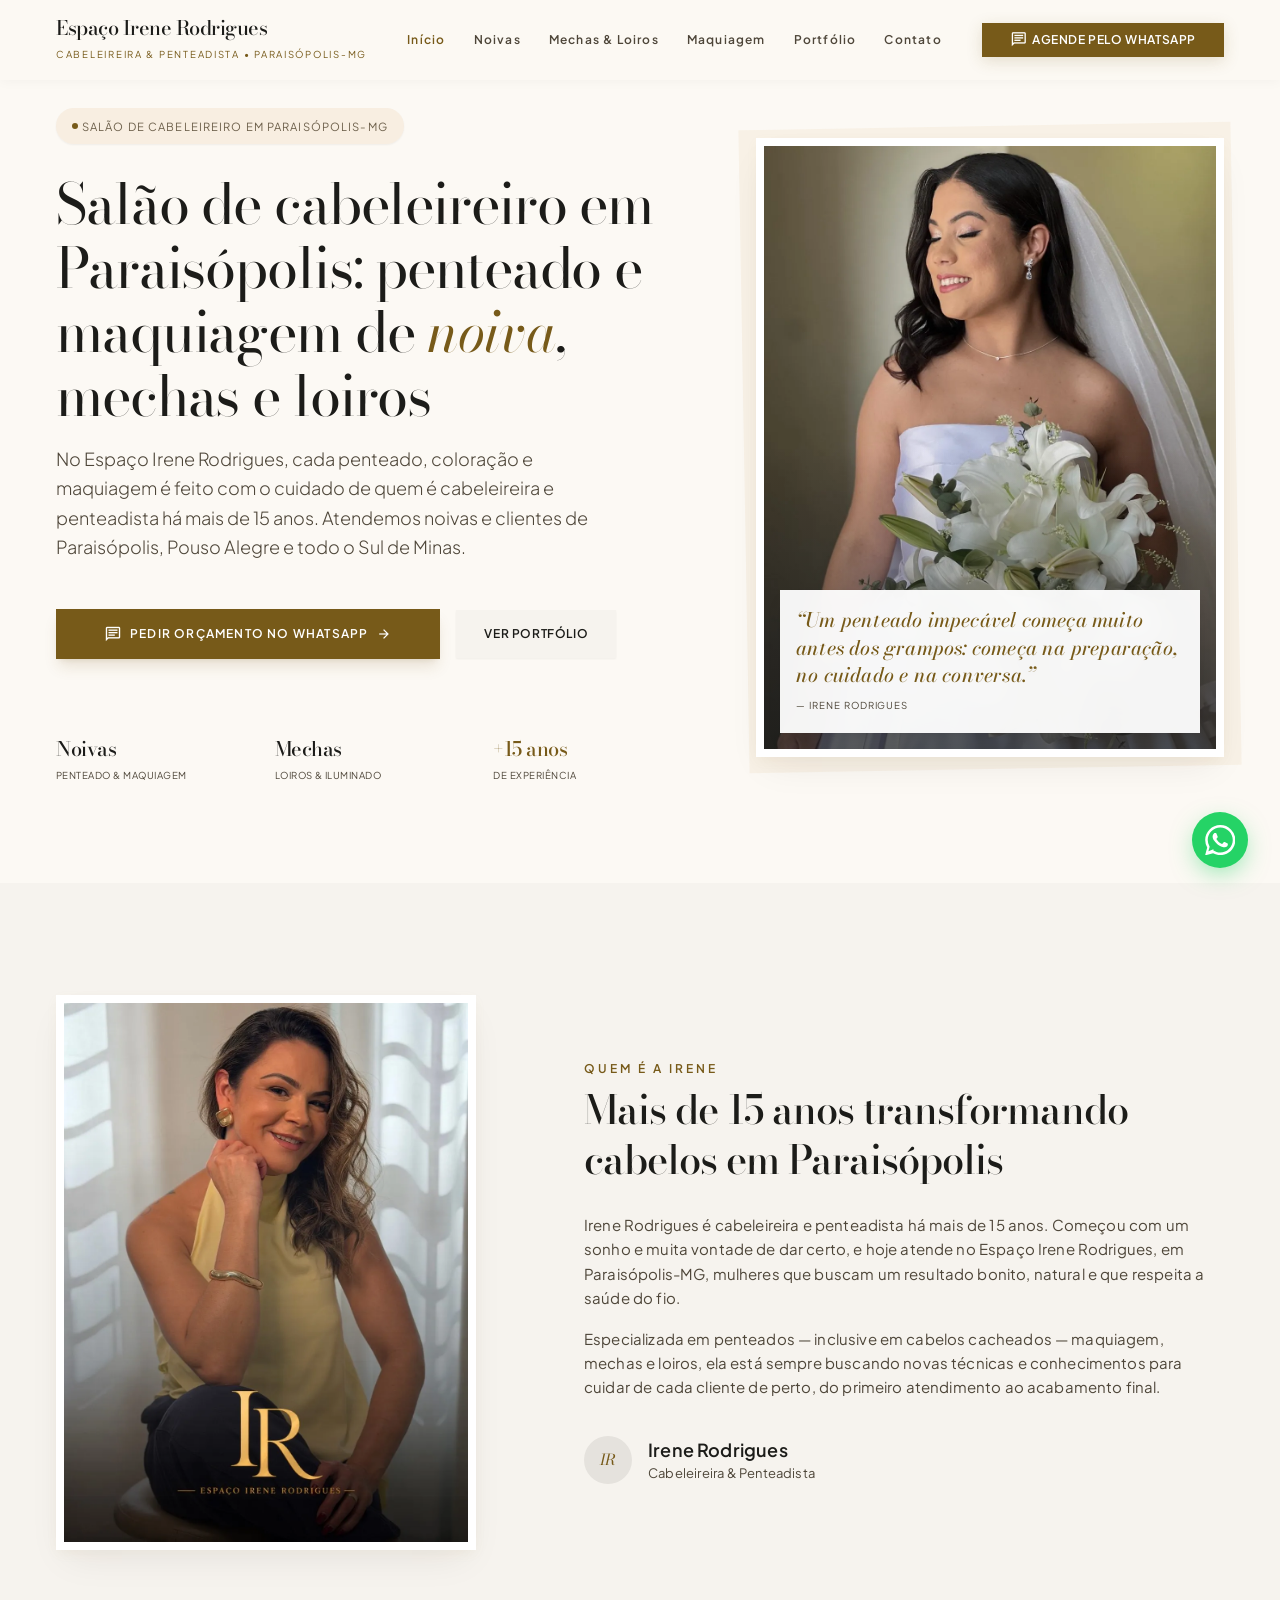
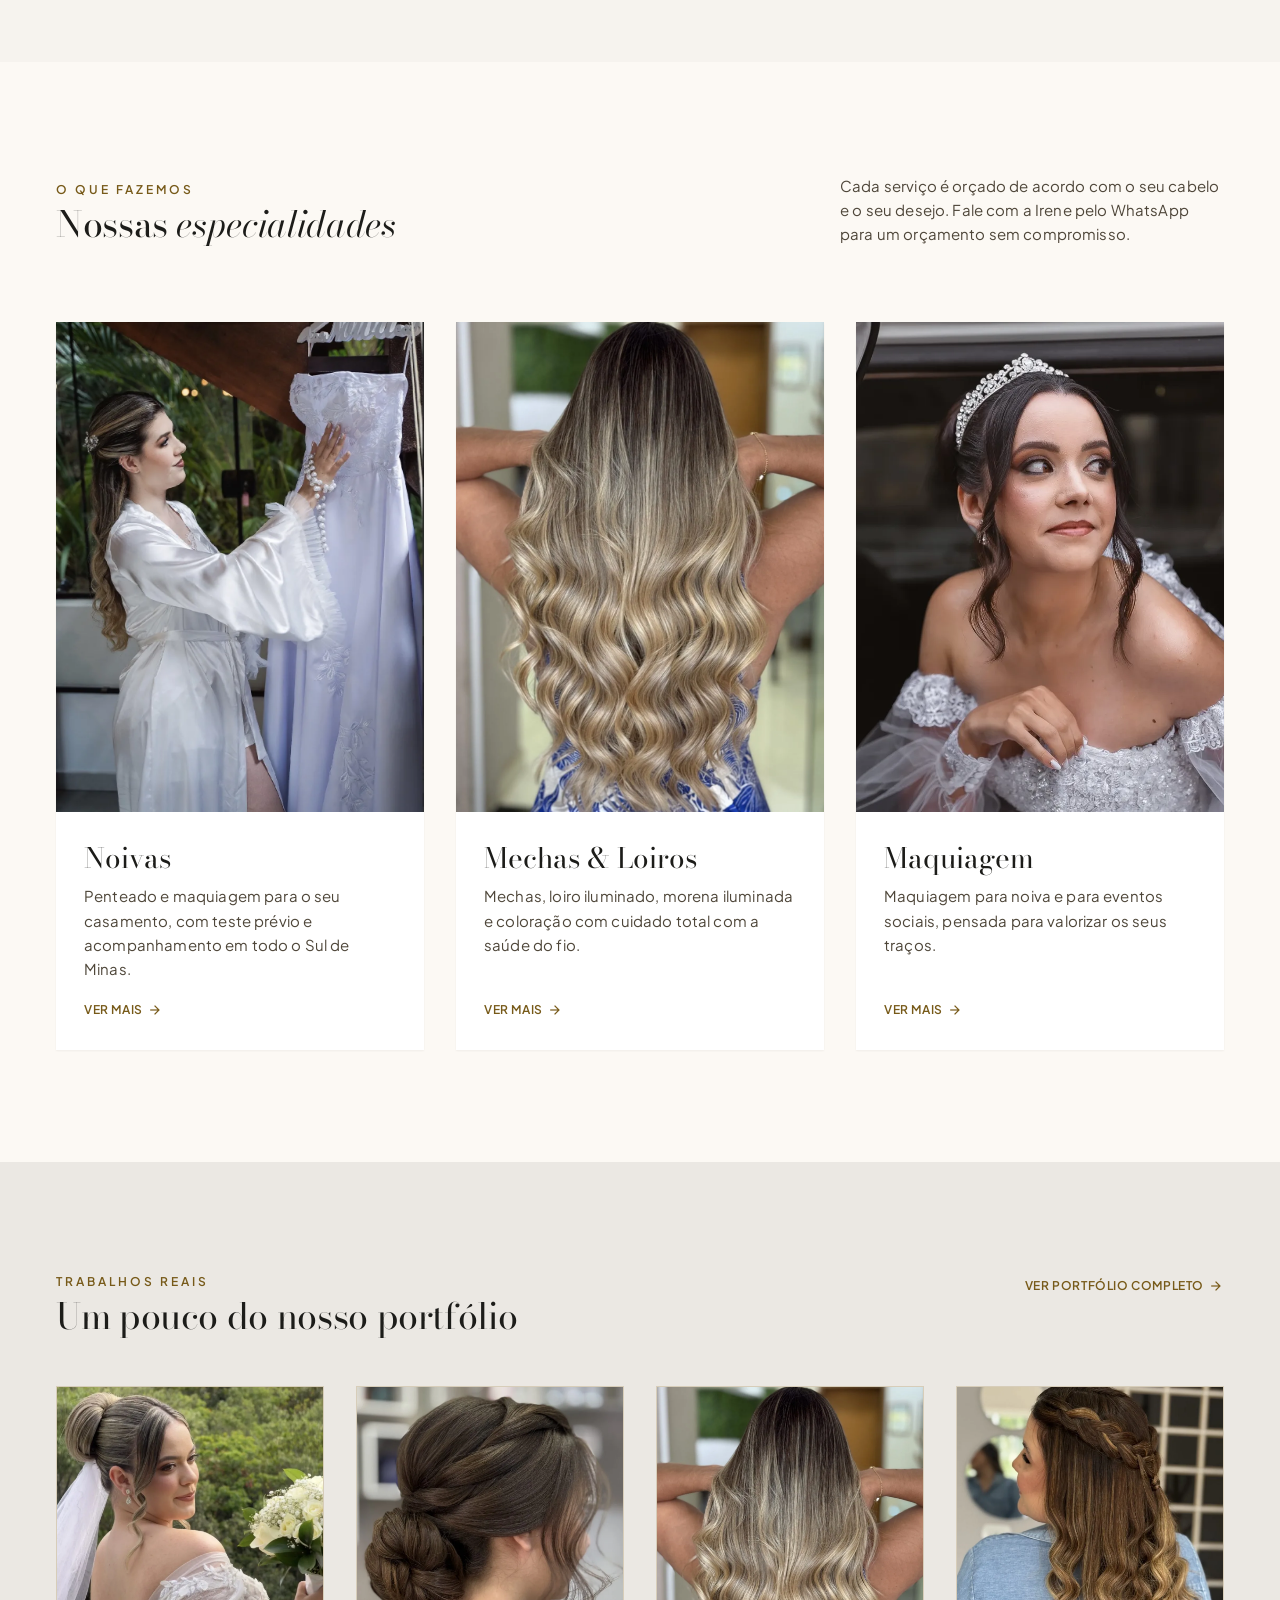
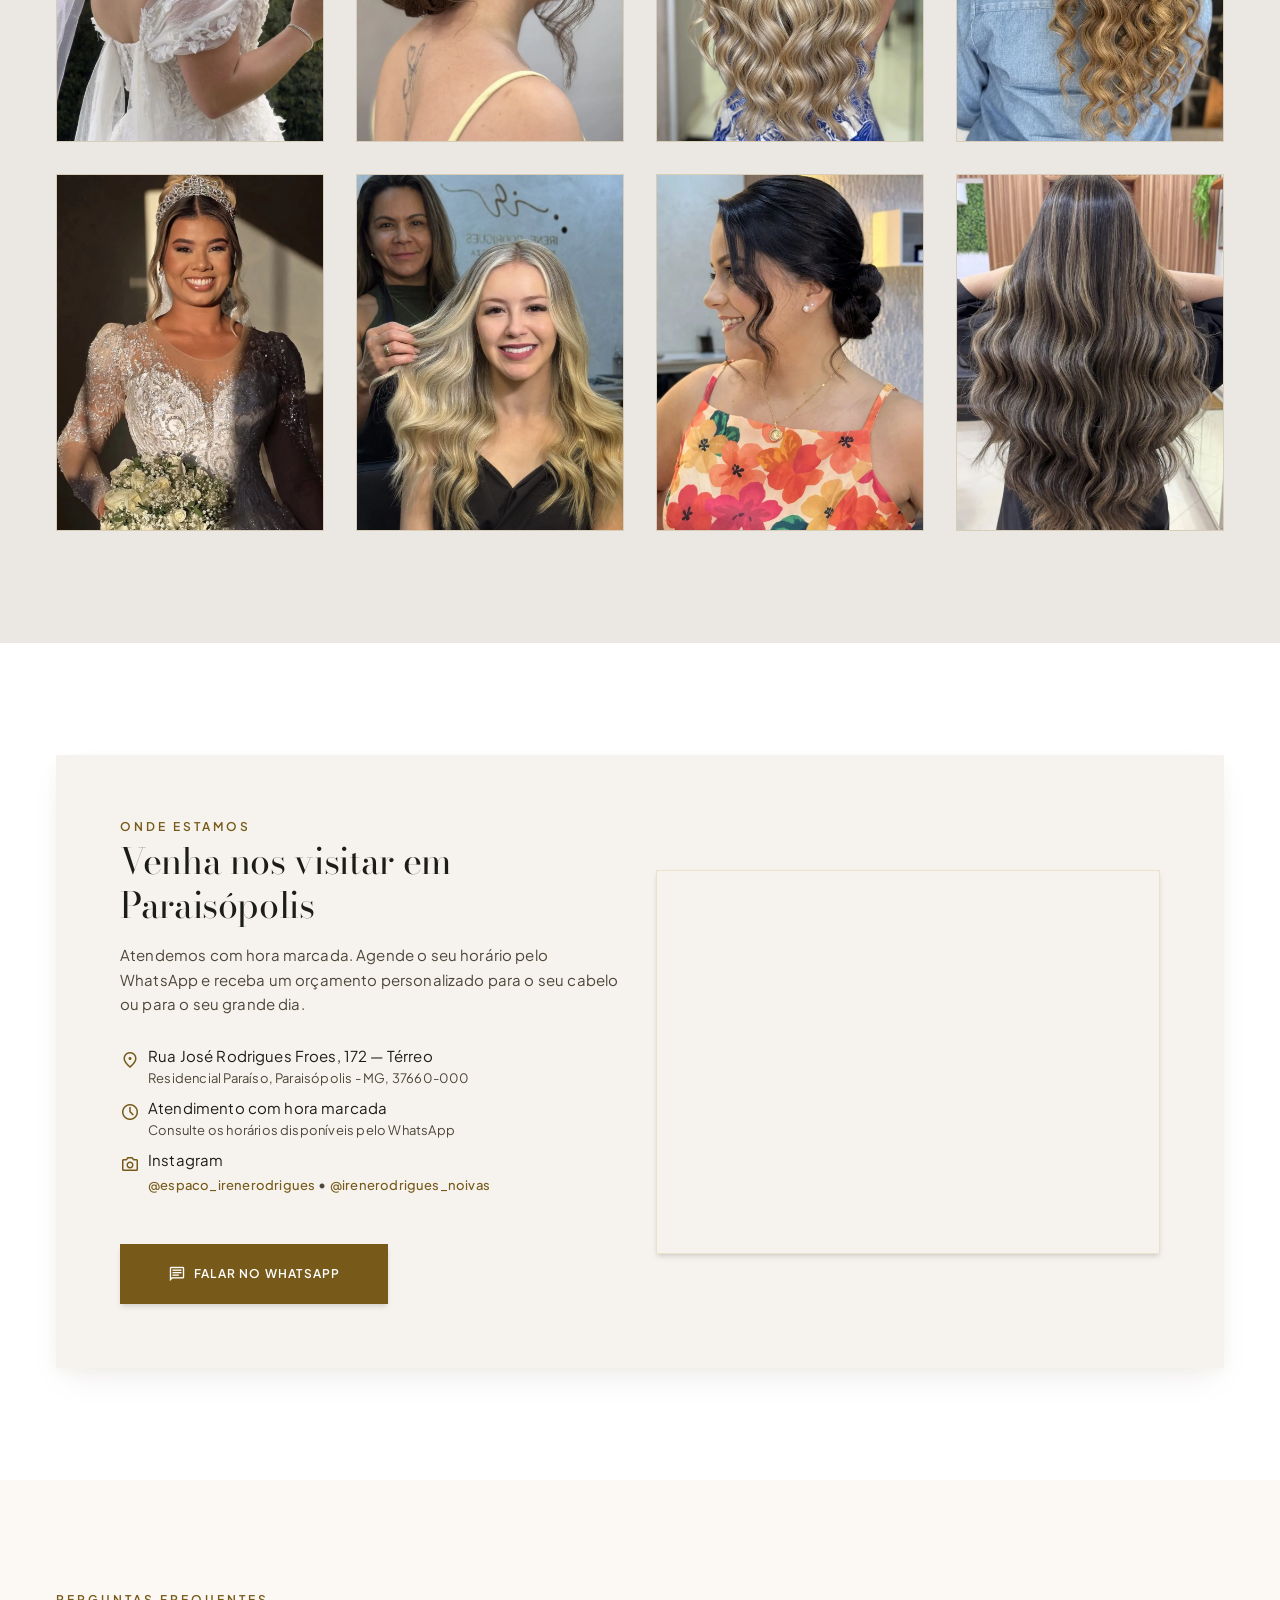
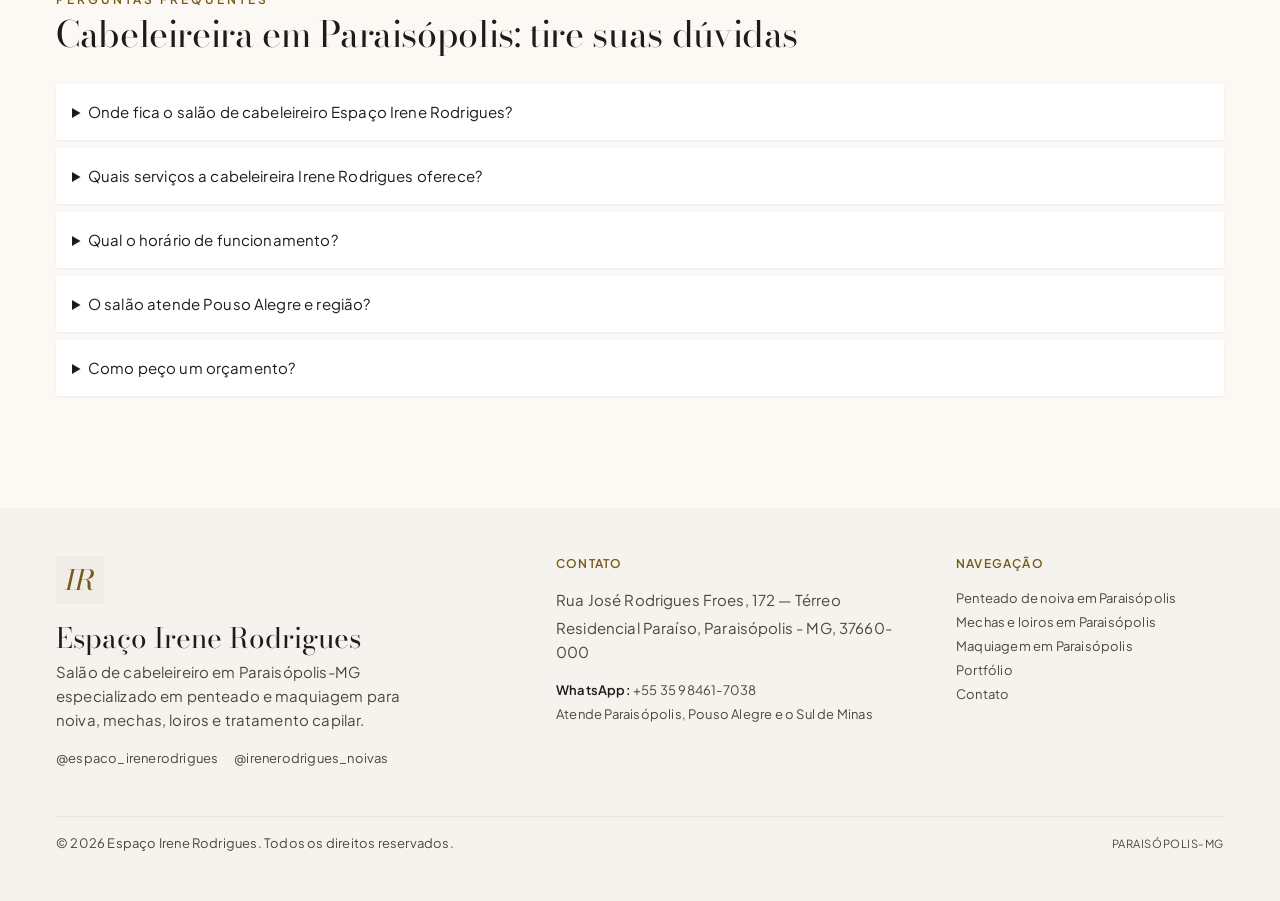
<file: index.html>
<!DOCTYPE html>
<html lang="pt-BR">
<head>
<meta charset="utf-8" />
<meta name="viewport" content="width=device-width, initial-scale=1.0" />
<title>Salão de Cabeleireiro em Paraisópolis-MG | Espaço Irene Rodrigues</title>
<meta name="description" content="Salão de cabeleireiro e cabeleireira em Paraisópolis-MG, especializado em penteado e maquiagem para noiva, mechas, loiros e tratamento capilar. Atendemos Paraisópolis, Pouso Alegre e o Sul de Minas. Orçamento pelo WhatsApp." />
<link rel="canonical" href="https://espacoirenerodrigues.com.br/" />
<meta name="robots" content="index, follow" />

<!-- Open Graph -->
<meta property="og:type" content="website" />
<meta property="og:locale" content="pt_BR" />
<meta property="og:site_name" content="Espaço Irene Rodrigues" />
<meta property="og:title" content="Salão de Cabeleireiro em Paraisópolis-MG | Espaço Irene Rodrigues" />
<meta property="og:description" content="Penteado e maquiagem para noiva, mechas, loiros e tratamento capilar em Paraisópolis-MG. Atendemos também Pouso Alegre e o Sul de Minas." />
<meta property="og:url" content="https://espacoirenerodrigues.com.br/" />
<meta property="og:image" content="https://espacoirenerodrigues.com.br/assets/img/brand/og-image.jpg" />
<meta property="og:image:width" content="1200" />
<meta property="og:image:height" content="630" />
<meta name="twitter:card" content="summary_large_image" />
<meta name="twitter:title" content="Salão de Cabeleireiro em Paraisópolis-MG | Espaço Irene Rodrigues" />
<meta name="twitter:description" content="Penteado e maquiagem para noiva, mechas e loiros em Paraisópolis-MG, Pouso Alegre e Sul de Minas." />
<meta name="twitter:image" content="https://espacoirenerodrigues.com.br/assets/img/brand/og-image.jpg" />

<meta name="theme-color" content="#fcf9f4" />
<link rel="icon" href="favicon.ico" sizes="any" />
<link rel="apple-touch-icon" href="apple-touch-icon.png" />
<link rel="manifest" href="site.webmanifest" crossorigin="use-credentials" />

<link rel="preconnect" href="https://fonts.googleapis.com" />
<link rel="preconnect" href="https://fonts.gstatic.com" crossorigin />
<link href="https://fonts.googleapis.com/css2?family=Bodoni+Moda:ital,opsz,wght@0,6..96,400..900;1,6..96,400..900&family=Plus+Jakarta+Sans:wght@300;400;500;600;700&display=swap" rel="stylesheet" />
<link href="https://fonts.googleapis.com/css2?family=Material+Symbols+Outlined:opsz,wght,FILL,GRAD@20..48,100..700,0..1,-50..200&display=swap" rel="stylesheet" />
<link href="https://fonts.googleapis.com/css2?family=Catamaran:wght@300;400;500;600;700&family=Marcellus&display=swap" rel="stylesheet" />

<link rel="stylesheet" href="assets/css/tailwind.css" />
<link rel="stylesheet" href="assets/css/custom.css" />

<!-- Experiência mobile estilo editorial (Marcellus + Catamaran, hero com
     nossas fotos desfocadas ao fundo e animações de entrada). Aplica-se
     SOMENTE a dispositivos móveis (<= 1023px); o desktop fica inalterado. -->
<style>
  .hero-mobile { display: none; }

  @media (max-width: 1023px) {
    html, body { overflow-x: hidden; }
    /* Tipografia estilo editorial */
    body { font-family: "Catamaran", sans-serif; }
    .font-display-lg, .font-headline-md, .font-headline-sm { font-family: "Marcellus", serif; letter-spacing: 0; }
    .font-body-lg, .font-body-md, .font-body-sm, .font-title-md, .font-label-uppercase { font-family: "Catamaran", sans-serif; }

    /* Troca de hero: esconde o do desktop, mostra o mobile */
    .hero-desktop { display: none !important; }
    .hero-mobile { display: flex; }

    /* Hero com nossas fotos ao fundo (desfocadas) */
    .hero { position: relative; display: flex; flex-direction: column; justify-content: flex-end; min-height: 86svh; overflow: hidden; background: #171310; width: 100%; }
    .hero__bg { position: absolute; inset: 0; z-index: 0; }
    .hero__slide { position: absolute; inset: 0; opacity: 0; animation: heroSlides 21s infinite; will-change: opacity; }
    .hero__slide img { width: 100%; height: 100%; object-fit: cover; object-position: center; filter: blur(6px) brightness(0.85); transform: scale(1.08); animation: heroZoom 21s ease-in-out infinite; will-change: transform; }
    .hero__slide:nth-child(1) { animation-delay: 0s; }
    .hero__slide:nth-child(2) { animation-delay: 7s; }
    .hero__slide:nth-child(3) { animation-delay: 14s; }
    .hero__slide:nth-child(1) img { animation-delay: 0s; }
    .hero__slide:nth-child(2) img { animation-delay: 7s; }
    .hero__slide:nth-child(3) img { animation-delay: 14s; }
    .hero__overlay { position: absolute; inset: 0; z-index: 1; background: linear-gradient(to top, rgba(23,19,16,0.92) 0%, rgba(23,19,16,0.66) 46%, rgba(23,19,16,0.42) 100%); }

    .hero__content { position: relative; z-index: 2; box-sizing: border-box; width: 100%; max-width: 100vw; padding: 2rem 1.5rem 3rem; color: #fcf9f4; }
    .hero__badge { display: inline-flex; align-items: center; gap: 0.5rem; padding: 0.4rem 0.9rem; border: 1px solid rgba(252,249,244,0.25); border-radius: 999px; font-size: 0.65rem; letter-spacing: 0.18em; text-transform: uppercase; margin-bottom: 1.5rem; -webkit-backdrop-filter: blur(4px); backdrop-filter: blur(4px); }
    .hero__badge .dot { width: 6px; height: 6px; border-radius: 999px; background: #ecd3a6; }
    .hero__title { font-family: "Marcellus", serif; font-size: clamp(1.7rem, 7.6vw, 2.35rem); line-height: 1.16; margin-bottom: 1.1rem; overflow-wrap: break-word; }
    .hero__title .hero-accent { font-style: italic; color: #ecd3a6; }
    .hero__text { font-family: "Catamaran", sans-serif; font-size: 1rem; line-height: 1.65; color: rgba(252,249,244,0.85); margin-bottom: 2rem; }
    .hero__cta { display: flex; flex-direction: column; gap: 0.75rem; margin-bottom: 2rem; }
    .hero__btn { display: inline-flex; align-items: center; justify-content: center; gap: 0.5rem; padding: 1rem 1.5rem; border-radius: 2px; font-family: "Catamaran", sans-serif; font-size: 0.75rem; font-weight: 600; letter-spacing: 0.12em; text-transform: uppercase; }
    .hero__btn--primary { background: #775a19; color: #fff; }
    .hero__btn--ghost { border: 1px solid rgba(252,249,244,0.4); color: #fcf9f4; }
    .hero__stats { display: grid; grid-template-columns: repeat(3, 1fr); gap: 1rem; padding-top: 1.25rem; border-top: 1px solid rgba(252,249,244,0.2); }
    .hero__stat b { font-family: "Marcellus", serif; font-size: 1.15rem; font-weight: 400; display: block; }
    .hero__stat span { font-size: 0.6rem; letter-spacing: 0.08em; text-transform: uppercase; color: rgba(252,249,244,0.7); }

    @keyframes heroSlides { 0% {opacity:0;} 4% {opacity:1;} 30% {opacity:1;} 34% {opacity:0;} 100% {opacity:0;} }
    @keyframes heroZoom { 0% {transform: scale(1.06);} 34% {transform: scale(1.22);} 100% {transform: scale(1.22);} }
    @keyframes fadeUp { from { opacity: 0; transform: translateY(26px); } to { opacity: 1; transform: none; } }
    .hero__content > * { opacity: 0; animation: fadeUp 0.9s cubic-bezier(0.22, 1, 0.36, 1) forwards; }
    .hero__content > *:nth-child(1) { animation-delay: 0.15s; }
    .hero__content > *:nth-child(2) { animation-delay: 0.30s; }
    .hero__content > *:nth-child(3) { animation-delay: 0.45s; }
    .hero__content > *:nth-child(4) { animation-delay: 0.60s; }
    .hero__content > *:nth-child(5) { animation-delay: 0.75s; }
  }

  @media (max-width: 1023px) and (prefers-reduced-motion: reduce) {
    .hero__slide, .hero__slide img, .hero__content > * { animation: none !important; opacity: 1 !important; transform: none !important; }
    .hero__slide:nth-child(n+2) { display: none; }
  }
</style>

<script type="application/ld+json">
{
  "@context": "https://schema.org",
  "@type": "HairSalon",
  "@id": "https://espacoirenerodrigues.com.br/#salon",
  "name": "Espaço Irene Rodrigues",
  "legalName": "Espaço Irene Rodrigues LTDA",
  "description": "Salão de cabeleireiro especializado em penteado e maquiagem para noiva, mechas, loiros e tratamento capilar em Paraisópolis-MG.",
  "url": "https://espacoirenerodrigues.com.br/",
  "image": "https://espacoirenerodrigues.com.br/assets/img/brand/og-image.jpg",
  "logo": "https://espacoirenerodrigues.com.br/icon-512.png",
  "telephone": "+55 35 98461-7038",
  "geo": { "@type": "GeoCoordinates", "latitude": -22.5482215, "longitude": -45.7729682 },
  "hasMap": "https://www.google.com/maps?cid=4844038976917375956",
  "priceRange": "$$",
  "currenciesAccepted": "BRL",
  "address": {
    "@type": "PostalAddress",
    "streetAddress": "Rua José Rodrigues Froes, 172 — Térreo",
    "addressLocality": "Paraisópolis",
    "addressRegion": "MG",
    "postalCode": "37660-000",
    "addressCountry": "BR"
  },
  "areaServed": [
    { "@type": "City", "name": "Paraisópolis" },
    { "@type": "City", "name": "Pouso Alegre" },
    { "@type": "AdministrativeArea", "name": "Sul de Minas Gerais" }
  ],
  "sameAs": [
    "https://www.instagram.com/espaco_irenerodrigues/",
    "https://www.instagram.com/irenerodrigues_noivas/"
  ],
  "founder": {
    "@type": "Person",
    "name": "Irene Rodrigues",
    "jobTitle": "Cabeleireira e Penteadista"
  },
  "openingHoursSpecification": [
    { "@type": "OpeningHoursSpecification", "dayOfWeek": "Tuesday", "opens": "09:00", "closes": "18:00" },
    { "@type": "OpeningHoursSpecification", "dayOfWeek": ["Wednesday","Thursday","Friday","Saturday"], "opens": "09:00", "closes": "21:00" }
  ]
}
</script>
<script type="application/ld+json">
{
  "@context": "https://schema.org",
  "@type": "WebSite",
  "name": "Espaço Irene Rodrigues",
  "url": "https://espacoirenerodrigues.com.br/"
}
</script>
<script type="application/ld+json">
{
  "@context": "https://schema.org",
  "@type": "FAQPage",
  "mainEntity": [
    {
      "@type": "Question",
      "name": "Onde fica o salão de cabeleireiro Espaço Irene Rodrigues?",
      "acceptedAnswer": {
        "@type": "Answer",
        "text": "O Espaço Irene Rodrigues fica na Rua José Rodrigues Froes, 172 — Térreo, Residencial Paraíso, Paraisópolis - MG, CEP 37660-000."
      }
    },
    {
      "@type": "Question",
      "name": "Quais serviços a cabeleireira Irene Rodrigues oferece?",
      "acceptedAnswer": {
        "@type": "Answer",
        "text": "Penteado e maquiagem para noiva, penteados para madrinhas, formandas e eventos, maquiagem social, mechas, loiros, morena iluminada, coloração e tratamento capilar."
      }
    },
    {
      "@type": "Question",
      "name": "Qual o horário de funcionamento?",
      "acceptedAnswer": {
        "@type": "Answer",
        "text": "De terça-feira das 9h às 18h e de quarta a sábado das 9h às 21h. O atendimento é com hora marcada: agende pelo WhatsApp."
      }
    },
    {
      "@type": "Question",
      "name": "O salão atende Pouso Alegre e região?",
      "acceptedAnswer": {
        "@type": "Answer",
        "text": "Sim. Atendemos clientes e noivas de Paraisópolis, Pouso Alegre e de todo o Sul de Minas Gerais."
      }
    },
    {
      "@type": "Question",
      "name": "Como peço um orçamento?",
      "acceptedAnswer": {
        "@type": "Answer",
        "text": "Pelo WhatsApp (35) 98461-7038. Os valores são sob consulta, com orçamento personalizado para o seu cabelo ou para o seu grande dia."
      }
    }
  ]
}
</script>
</head>
<body class="bg-surface font-body-md text-body-md text-on-surface antialiased">

<!-- ======================= HEADER ======================= -->
<header class="fixed top-0 w-full z-50 bg-surface/90 backdrop-blur-xl shadow-[0_1px_12px_rgba(32,31,30,0.04)]">
  <div class="h-20 max-w-[1320px] mx-auto px-margin md:px-margin-desktop flex items-center justify-between">
    <a class="flex flex-col group" href="./" aria-label="Página inicial — Espaço Irene Rodrigues">
      <span class="font-headline-sm text-headline-sm tracking-tight text-on-surface group-hover:text-primary transition-colors">Espaço Irene Rodrigues</span>
      <span class="font-label-uppercase text-primary tracking-[0.18em] uppercase text-[0.6rem]">Cabeleireira &amp; Penteadista • Paraisópolis-MG</span>
    </a>
    <nav class="hidden lg:flex items-center gap-space-lg" aria-label="Navegação principal">
      <a class="font-label-uppercase text-label-uppercase text-primary font-semibold transition-colors tracking-widest" href="./" aria-current="page">Início</a>
      <a class="font-label-uppercase text-label-uppercase text-on-surface-variant hover:text-on-surface transition-colors tracking-widest" href="noivas.html">Noivas</a>
      <a class="font-label-uppercase text-label-uppercase text-on-surface-variant hover:text-on-surface transition-colors tracking-widest" href="mechas-loiros.html">Mechas &amp; Loiros</a>
      <a class="font-label-uppercase text-label-uppercase text-on-surface-variant hover:text-on-surface transition-colors tracking-widest" href="maquiagem.html">Maquiagem</a>
      <a class="font-label-uppercase text-label-uppercase text-on-surface-variant hover:text-on-surface transition-colors tracking-widest" href="portfolio.html">Portfólio</a>
      <a class="font-label-uppercase text-label-uppercase text-on-surface-variant hover:text-on-surface transition-colors tracking-widest" href="contato.html">Contato</a>
    </nav>
    <div class="flex items-center gap-space-md">
      <a class="hidden sm:inline-flex items-center justify-center gap-space-xs bg-primary text-on-primary hover:bg-on-surface hover:text-primary-fixed transition-all duration-300 px-space-lg py-space-sm rounded-DEFAULT font-label-uppercase text-label-uppercase tracking-wider uppercase shadow-[0_4px_16px_rgba(119,90,25,0.18)]" href="https://wa.me/5535984617038?text=Ol%C3%A1!%20Vim%20pelo%20site%20e%20gostaria%20de%20um%20or%C3%A7amento." target="_blank" rel="noopener noreferrer">
        <span class="material-symbols-outlined text-[1.1rem]">chat</span>
        <span>Agende pelo WhatsApp</span>
      </a>
      <button type="button" class="lg:hidden inline-flex items-center justify-center w-10 h-10 text-on-surface" data-menu-toggle aria-label="Abrir menu" aria-expanded="false" aria-controls="mobile-menu">
        <span class="material-symbols-outlined text-2xl">menu</span>
      </button>
    </div>
  </div>
  <!-- Menu mobile -->
  <div id="mobile-menu" class="mobile-menu lg:hidden border-t border-outline-variant/30 bg-surface/98 backdrop-blur-xl" data-mobile-menu>
    <nav class="flex flex-col px-margin py-space-md" aria-label="Navegação mobile">
      <a class="py-space-sm font-label-uppercase text-label-uppercase tracking-widest uppercase text-primary font-semibold" href="./">Início</a>
      <a class="py-space-sm font-label-uppercase text-label-uppercase tracking-widest uppercase text-on-surface-variant" href="noivas.html">Noivas</a>
      <a class="py-space-sm font-label-uppercase text-label-uppercase tracking-widest uppercase text-on-surface-variant" href="mechas-loiros.html">Mechas &amp; Loiros</a>
      <a class="py-space-sm font-label-uppercase text-label-uppercase tracking-widest uppercase text-on-surface-variant" href="maquiagem.html">Maquiagem</a>
      <a class="py-space-sm font-label-uppercase text-label-uppercase tracking-widest uppercase text-on-surface-variant" href="portfolio.html">Portfólio</a>
      <a class="py-space-sm font-label-uppercase text-label-uppercase tracking-widest uppercase text-on-surface-variant" href="contato.html">Contato</a>
      <a class="mt-space-sm inline-flex items-center justify-center gap-space-xs bg-primary text-on-primary px-space-lg py-space-sm rounded-DEFAULT font-label-uppercase text-label-uppercase tracking-wider uppercase" href="https://wa.me/5535984617038?text=Ol%C3%A1!%20Vim%20pelo%20site%20e%20gostaria%20de%20um%20or%C3%A7amento." target="_blank" rel="noopener noreferrer">Agende pelo WhatsApp</a>
    </nav>
  </div>
</header>

<main class="w-full pt-20 bg-surface">

<!-- ======================= HERO MOBILE (somente telas <=1023px) ======================= -->
<section class="hero hero-mobile" aria-label="Destaque Espaço Irene Rodrigues">
  <div class="hero__bg" aria-hidden="true">
    <div class="hero__slide">
      <picture>
        <source srcset="assets/img/portfolio/noiva-semipreso-cachos-tiara-12.webp" type="image/webp" />
        <img src="assets/img/portfolio/noiva-semipreso-cachos-tiara-12.jpg" width="1000" height="1400" alt="" fetchpriority="high" />
      </picture>
    </div>
    <div class="hero__slide">
      <picture>
        <source srcset="assets/img/portfolio/noiva-coque-vestido-cetim-15.webp" type="image/webp" />
        <img src="assets/img/portfolio/noiva-coque-vestido-cetim-15.jpg" width="1000" height="1400" alt="" loading="lazy" />
      </picture>
    </div>
    <div class="hero__slide">
      <picture>
        <source srcset="assets/img/portfolio/noiva-coque-alto-veu-buque-18.webp" type="image/webp" />
        <img src="assets/img/portfolio/noiva-coque-alto-veu-buque-18.jpg" width="1000" height="1400" alt="" loading="lazy" />
      </picture>
    </div>
  </div>
  <div class="hero__overlay" aria-hidden="true"></div>
  <div class="hero__content">
    <span class="hero__badge"><span class="dot"></span>Salão de Cabeleireiro em Paraisópolis-MG</span>
    <h1 class="hero__title">Salão de cabeleireiro em Paraisópolis: penteado e maquiagem de <span class="hero-accent">noiva</span>, mechas e loiros</h1>
    <p class="hero__text">No Espaço Irene Rodrigues, cada penteado, coloração e maquiagem é feito com o cuidado de quem é cabeleireira e penteadista há mais de 15 anos. Atendemos noivas e clientes de Paraisópolis, Pouso Alegre e todo o Sul de Minas.</p>
    <div class="hero__cta">
      <a class="hero__btn hero__btn--primary" href="https://wa.me/5535984617038?text=Ol%C3%A1!%20Vim%20pelo%20site%20e%20gostaria%20de%20um%20or%C3%A7amento." target="_blank" rel="noopener noreferrer">
        <span class="material-symbols-outlined" style="font-size:1.1rem">chat</span>
        <span>Pedir orçamento no WhatsApp</span>
      </a>
      <a class="hero__btn hero__btn--ghost" href="portfolio.html">Ver portfólio</a>
    </div>
    <div class="hero__stats">
      <div class="hero__stat"><b>Noivas</b><span>Penteado &amp; Maquiagem</span></div>
      <div class="hero__stat"><b>Mechas</b><span>Loiros &amp; Iluminado</span></div>
      <div class="hero__stat"><b>+15 anos</b><span>De Experiência</span></div>
    </div>
  </div>
</section>

<!-- ======================= HERO (desktop) ======================= -->
<section class="hero-desktop relative w-full overflow-hidden bg-surface pb-space-xl pt-space-md lg:pb-24 lg:pt-space-lg">
  <div class="max-w-[1320px] mx-auto px-margin md:px-margin-desktop">
    <div class="grid grid-cols-1 lg:grid-cols-12 gap-gutter-desktop items-center">
      <div class="lg:col-span-7 flex flex-col items-start z-10 pr-0 lg:pr-space-lg">
        <div class="inline-flex items-center gap-space-xs px-space-md py-1.5 rounded-full bg-secondary-container/40 text-on-secondary-container mb-space-lg shadow-sm">
          <span class="w-1.5 h-1.5 rounded-full bg-primary animate-pulse"></span>
          <span class="font-label-uppercase tracking-widest uppercase text-[0.7rem]">Salão de Cabeleireiro em Paraisópolis-MG</span>
        </div>
        <h1 class="font-display-lg text-display-lg-mobile md:text-display-lg text-on-surface leading-[1.08] tracking-tight mb-space-md">
          Salão de cabeleireiro em Paraisópolis: penteado e maquiagem de <span class="italic text-primary">noiva</span>, mechas e loiros
        </h1>
        <p class="font-body-lg text-body-lg text-on-surface-variant max-w-xl mb-space-xl font-light leading-relaxed">
          No Espaço Irene Rodrigues, cada penteado, coloração e maquiagem é feito com o cuidado de quem é cabeleireira e penteadista há mais de 15 anos. Atendemos noivas e clientes de Paraisópolis, Pouso Alegre e todo o Sul de Minas.
        </p>
        <div class="flex flex-col sm:flex-row items-stretch sm:items-center gap-space-md w-full sm:w-auto mb-space-xl">
          <a class="inline-flex items-center justify-center gap-space-sm bg-primary text-on-primary hover:bg-on-surface hover:text-primary-fixed transition-all duration-300 px-space-xl py-4 rounded-DEFAULT font-label-uppercase text-label-uppercase tracking-widest uppercase shadow-lg shadow-primary/15 group" href="https://wa.me/5535984617038?text=Ol%C3%A1!%20Vim%20pelo%20site%20e%20gostaria%20de%20um%20or%C3%A7amento." target="_blank" rel="noopener noreferrer">
            <span class="material-symbols-outlined text-[1.125rem]">chat</span>
            <span>Pedir orçamento no WhatsApp</span>
            <span class="material-symbols-outlined text-[1rem] group-hover:translate-x-1 transition-transform">arrow_forward</span>
          </a>
          <a class="inline-flex items-center justify-center px-space-lg py-4 rounded-DEFAULT font-label-uppercase text-label-uppercase tracking-wider uppercase text-on-surface hover:text-primary bg-surface-container-low hover:bg-surface-container transition-colors shadow-sm" href="portfolio.html">
            Ver portfólio
          </a>
        </div>
        <!-- Pilares de serviço -->
        <div class="w-full pt-space-lg grid grid-cols-3 gap-space-md">
          <div class="flex flex-col">
            <span class="font-headline-sm text-headline-sm text-on-surface tracking-tight">Noivas</span>
            <span class="font-label-uppercase text-[0.6rem] tracking-wider uppercase text-on-surface-variant">Penteado &amp; Maquiagem</span>
          </div>
          <div class="flex flex-col">
            <span class="font-headline-sm text-headline-sm text-on-surface tracking-tight">Mechas</span>
            <span class="font-label-uppercase text-[0.6rem] tracking-wider uppercase text-on-surface-variant">Loiros &amp; Iluminado</span>
          </div>
          <div class="flex flex-col">
            <span class="font-headline-sm text-headline-sm text-primary tracking-tight">+15 anos</span>
            <span class="font-label-uppercase text-[0.6rem] tracking-wider uppercase text-on-surface-variant">De Experiência</span>
          </div>
        </div>
      </div>
      <!-- Imagem do hero -->
      <div class="lg:col-span-5 relative mt-space-xl lg:mt-0">
        <div class="relative mx-auto max-w-[440px] lg:max-w-none">
          <div class="absolute -inset-3 bg-secondary-container/30 rounded-DEFAULT -rotate-1 pointer-events-none"></div>
          <div class="relative bg-surface-container-lowest p-2 shadow-gold rounded-DEFAULT overflow-hidden">
            <div class="relative overflow-hidden aspect-[3/4] bg-surface-dim">
              <picture>
                <source srcset="assets/img/portfolio/noiva-ondas-veu-buque-lirios-14.webp" type="image/webp" />
                <img src="assets/img/portfolio/noiva-ondas-veu-buque-lirios-14.jpg" width="1050" height="1400" alt="Noiva com cabelo solto em ondas, véu e buquê de lírios, trabalho do Espaço Irene Rodrigues em Paraisópolis-MG" class="w-full h-full object-cover object-top" fetchpriority="high" />
              </picture>
              <div class="absolute inset-0 bg-gradient-to-t from-on-background/70 via-transparent to-transparent"></div>
              <div class="absolute bottom-4 left-4 right-4 p-space-md bg-surface-container-lowest/95 backdrop-blur-md rounded-DEFAULT shadow-lg">
                <p class="font-headline-sm text-headline-sm italic text-primary leading-snug">
                  “Um penteado impecável começa muito antes dos grampos: começa na preparação, no cuidado e na conversa.”
                </p>
                <span class="font-label-uppercase text-[0.6rem] tracking-widest uppercase text-on-surface-variant mt-1 block">— Irene Rodrigues</span>
              </div>
            </div>
          </div>
        </div>
      </div>
    </div>
  </div>
</section>

<!-- ======================= SOBRE A IRENE ======================= -->
<section class="w-full bg-surface-container-low py-20 lg:py-28" id="sobre">
  <div class="max-w-[1320px] mx-auto px-margin md:px-margin-desktop">
    <div class="grid grid-cols-1 lg:grid-cols-12 gap-gutter-desktop items-center">
      <div class="lg:col-span-5 relative">
        <div class="relative bg-surface-container-lowest p-2 shadow-gold rounded-DEFAULT overflow-hidden max-w-[420px] mx-auto lg:mx-0">
          <div class="relative overflow-hidden aspect-[3/4] bg-surface-dim">
            <picture>
              <source srcset="assets/img/brand/irene-rodrigues-sobre.webp" type="image/webp" />
              <img src="assets/img/brand/irene-rodrigues-sobre.jpg" width="999" height="1333" loading="lazy" alt="Irene Rodrigues, cabeleireira e penteadista à frente do Espaço Irene Rodrigues" class="w-full h-full object-cover object-center" />
            </picture>
          </div>
        </div>
      </div>
      <div class="lg:col-span-7 flex flex-col items-start lg:pl-space-lg">
        <span class="font-label-uppercase text-label-uppercase text-primary tracking-[0.25em] uppercase mb-space-sm block">Quem é a Irene</span>
        <h2 class="font-display-lg text-headline-lg lg:text-[2.5rem] text-on-surface leading-tight tracking-tight mb-space-lg">
          Mais de 15 anos transformando cabelos em Paraisópolis
        </h2>
        <!-- NOTA AO CLIENTE: "mais de 15 anos" vem das legendas do Instagram (@espaco_irenerodrigues). Confirme o número exato. -->
        <p class="font-body-md text-body-md text-on-surface-variant mb-space-md leading-relaxed">
          Irene Rodrigues é cabeleireira e penteadista há mais de 15 anos. Começou com um sonho e muita vontade de dar certo, e hoje atende no Espaço Irene Rodrigues, em Paraisópolis-MG, mulheres que buscam um resultado bonito, natural e que respeita a saúde do fio.
        </p>
        <p class="font-body-md text-body-md text-on-surface-variant mb-space-lg leading-relaxed">
          Especializada em penteados — inclusive em cabelos cacheados — maquiagem, mechas e loiros, ela está sempre buscando novas técnicas e conhecimentos para cuidar de cada cliente de perto, do primeiro atendimento ao acabamento final.
        </p>
        <div class="flex items-center gap-space-md pt-space-sm">
          <div class="w-12 h-12 rounded-full bg-surface-container-highest flex items-center justify-center text-primary font-headline-sm italic">IR</div>
          <div>
            <p class="font-title-md text-title-md text-on-surface">Irene Rodrigues</p>
            <p class="font-body-sm text-body-sm text-on-surface-variant">Cabeleireira &amp; Penteadista</p>
          </div>
        </div>
      </div>
    </div>
  </div>
</section>

<!-- ======================= PILARES / SERVIÇOS ======================= -->
<section class="w-full bg-surface py-20 lg:py-28" id="servicos">
  <div class="max-w-[1320px] mx-auto px-margin md:px-margin-desktop">
    <div class="flex flex-col md:flex-row md:items-end justify-between mb-space-xl pb-space-lg">
      <div class="max-w-2xl">
        <span class="font-label-uppercase text-label-uppercase text-primary tracking-[0.25em] uppercase mb-space-xs block">O que fazemos</span>
        <h2 class="font-display-lg text-headline-lg lg:text-display-lg-mobile text-on-surface leading-tight">
          Nossas <span class="italic font-normal">especialidades</span>
        </h2>
      </div>
      <p class="font-body-md text-body-md text-on-surface-variant max-w-sm mt-space-md md:mt-0">
        Cada serviço é orçado de acordo com o seu cabelo e o seu desejo. Fale com a Irene pelo WhatsApp para um orçamento sem compromisso.
      </p>
    </div>
    <div class="grid grid-cols-1 md:grid-cols-3 gap-gutter-desktop">
      <!-- Pilar 1 -->
      <a href="noivas.html" class="bg-surface-container-lowest rounded-DEFAULT shadow-sm hover:shadow-gold transition-all duration-300 group overflow-hidden flex flex-col">
        <div class="relative overflow-hidden aspect-[3/4] bg-surface-dim">
          <picture>
            <source srcset="assets/img/portfolio/noiva-making-of-mechas-09.webp" type="image/webp" />
            <img src="assets/img/portfolio/noiva-making-of-mechas-09.jpg" width="939" height="1400" loading="lazy" alt="Noiva no making-of com penteado semipreso e mechas iluminadas, segurando o vestido, trabalho do Espaço Irene Rodrigues" class="w-full h-full object-cover object-center group-hover:scale-105 transition-transform duration-700" />
          </picture>
        </div>
        <div class="p-space-lg flex flex-col flex-1">
          <h3 class="font-headline-md text-headline-md text-on-surface mb-space-sm group-hover:text-primary transition-colors">Noivas</h3>
          <p class="font-body-md text-body-md text-on-surface-variant leading-relaxed mb-space-md flex-1">Penteado e maquiagem para o seu casamento, com teste prévio e acompanhamento em todo o Sul de Minas.</p>
          <span class="inline-flex items-center gap-1 font-label-uppercase text-label-uppercase tracking-wider uppercase text-primary">Ver mais <span class="material-symbols-outlined text-base">arrow_forward</span></span>
        </div>
      </a>
      <!-- Pilar 2 -->
      <a href="mechas-loiros.html" class="bg-surface-container-lowest rounded-DEFAULT shadow-sm hover:shadow-gold transition-all duration-300 group overflow-hidden flex flex-col">
        <div class="relative overflow-hidden aspect-[3/4] bg-surface-dim">
          <picture>
            <source srcset="assets/img/portfolio/mechas-loiros-capa.webp" type="image/webp" />
            <img src="assets/img/portfolio/mechas-loiros-capa.jpg" width="1176" height="1400" loading="lazy" alt="Cabelo com mechas e loiro iluminado em ondas, trabalho de coloração do Espaço Irene Rodrigues" class="w-full h-full object-cover object-top group-hover:scale-105 transition-transform duration-700" />
          </picture>
        </div>
        <div class="p-space-lg flex flex-col flex-1">
          <h3 class="font-headline-md text-headline-md text-on-surface mb-space-sm group-hover:text-primary transition-colors">Mechas &amp; Loiros</h3>
          <p class="font-body-md text-body-md text-on-surface-variant leading-relaxed mb-space-md flex-1">Mechas, loiro iluminado, morena iluminada e coloração com cuidado total com a saúde do fio.</p>
          <span class="inline-flex items-center gap-1 font-label-uppercase text-label-uppercase tracking-wider uppercase text-primary">Ver mais <span class="material-symbols-outlined text-base">arrow_forward</span></span>
        </div>
      </a>
      <!-- Pilar 3 -->
      <a href="maquiagem.html" class="bg-surface-container-lowest rounded-DEFAULT shadow-sm hover:shadow-gold transition-all duration-300 group overflow-hidden flex flex-col">
        <div class="relative overflow-hidden aspect-[3/4] bg-surface-dim">
          <picture>
            <source srcset="assets/img/portfolio/noiva-tiara-maquiagem-05.webp" type="image/webp" />
            <img src="assets/img/portfolio/noiva-tiara-maquiagem-05.jpg" width="1400" height="933" loading="lazy" alt="Maquiagem de noiva marcante com tiara e pele iluminada, feita no Espaço Irene Rodrigues" class="w-full h-full object-cover object-top group-hover:scale-105 transition-transform duration-700" />
          </picture>
        </div>
        <div class="p-space-lg flex flex-col flex-1">
          <h3 class="font-headline-md text-headline-md text-on-surface mb-space-sm group-hover:text-primary transition-colors">Maquiagem</h3>
          <p class="font-body-md text-body-md text-on-surface-variant leading-relaxed mb-space-md flex-1">Maquiagem para noiva e para eventos sociais, pensada para valorizar os seus traços.</p>
          <span class="inline-flex items-center gap-1 font-label-uppercase text-label-uppercase tracking-wider uppercase text-primary">Ver mais <span class="material-symbols-outlined text-base">arrow_forward</span></span>
        </div>
      </a>
    </div>
  </div>
</section>

<!-- ======================= PRÉVIA DO PORTFÓLIO ======================= -->
<section class="w-full bg-surface-container-high py-20 lg:py-28">
  <div class="max-w-[1320px] mx-auto px-margin md:px-margin-desktop">
    <div class="flex flex-col md:flex-row md:items-end justify-between mb-space-xl">
      <div class="max-w-2xl">
        <span class="font-label-uppercase text-label-uppercase text-primary tracking-[0.25em] uppercase mb-space-xs block">Trabalhos reais</span>
        <h2 class="font-display-lg text-headline-lg lg:text-display-lg-mobile text-on-surface leading-tight">Um pouco do nosso portfólio</h2>
      </div>
      <a class="mt-space-md md:mt-0 inline-flex items-center gap-1 font-label-uppercase text-label-uppercase tracking-wider uppercase text-primary hover:translate-x-1 transition-transform self-start" href="portfolio.html">Ver portfólio completo <span class="material-symbols-outlined text-base">arrow_forward</span></a>
    </div>
    <div class="grid grid-cols-2 md:grid-cols-4 gap-gutter md:gap-gutter-desktop">
      <div class="overflow-hidden rounded-DEFAULT bg-surface-dim keyline-gold"><picture><source srcset="assets/img/portfolio/noiva-coque-alto-veu-buque-18.webp" type="image/webp" /><img src="assets/img/portfolio/noiva-coque-alto-veu-buque-18.jpg" width="1000" height="1400" loading="lazy" alt="Noiva com coque alto, véu e ombros à mostra" class="folio-img" /></picture></div>
      <div class="overflow-hidden rounded-DEFAULT bg-surface-dim keyline-gold"><picture><source srcset="assets/img/portfolio/penteado-coque-baixo-trancado-17.webp" type="image/webp" /><img src="assets/img/portfolio/penteado-coque-baixo-trancado-17.jpg" width="1000" height="1400" loading="lazy" alt="Penteado preso em coque baixo trançado" class="folio-img" /></picture></div>
      <div class="overflow-hidden rounded-DEFAULT bg-surface-dim keyline-gold"><picture><source srcset="assets/img/portfolio/mechas-loiros-capa.webp" type="image/webp" /><img src="assets/img/portfolio/mechas-loiros-capa.jpg" width="1176" height="1400" loading="lazy" alt="Cabelo com mechas e loiro iluminado em ondas" class="folio-img" /></picture></div>
      <div class="overflow-hidden rounded-DEFAULT bg-surface-dim keyline-gold"><picture><source srcset="assets/img/portfolio/penteado-semipreso-tranca-ondas-18.webp" type="image/webp" /><img src="assets/img/portfolio/penteado-semipreso-tranca-ondas-18.jpg" width="1000" height="1400" loading="lazy" alt="Penteado semipreso com trança e ondas" class="folio-img" /></picture></div>
      <div class="overflow-hidden rounded-DEFAULT bg-surface-dim keyline-gold"><picture><source srcset="assets/img/portfolio/noiva-tiara-maquiagem-buque-17.webp" type="image/webp" /><img src="assets/img/portfolio/noiva-tiara-maquiagem-buque-17.jpg" width="999" height="1400" loading="lazy" alt="Noiva com tiara, maquiagem e buquê" class="folio-img" /></picture></div>
      <div class="overflow-hidden rounded-DEFAULT bg-surface-dim keyline-gold"><picture><source srcset="assets/img/portfolio/loiro-claro-ondas-irene-08.webp" type="image/webp" /><img src="assets/img/portfolio/loiro-claro-ondas-irene-08.jpg" width="1000" height="1400" loading="lazy" alt="Loiro claro em ondas finalizado no salão" class="folio-img" /></picture></div>
      <div class="overflow-hidden rounded-DEFAULT bg-surface-dim keyline-gold"><picture><source srcset="assets/img/portfolio/penteado-coque-baixo-franja-16.webp" type="image/webp" /><img src="assets/img/portfolio/penteado-coque-baixo-franja-16.jpg" width="999" height="1400" loading="lazy" alt="Penteado em coque baixo com franja" class="folio-img" /></picture></div>
      <div class="overflow-hidden rounded-DEFAULT bg-surface-dim keyline-gold"><picture><source srcset="assets/img/portfolio/morena-iluminada-ondas-longas-10.webp" type="image/webp" /><img src="assets/img/portfolio/morena-iluminada-ondas-longas-10.jpg" width="1000" height="1400" loading="lazy" alt="Morena iluminada em ondas longas" class="folio-img" /></picture></div>
    </div>
  </div>
</section>

<!-- ======================= DEPOIMENTOS (placeholder honesto) ======================= -->
<!--
  SEÇÃO DE DEPOIMENTOS — PENDENTE DE CONTEÚDO REAL.
  Não incluímos depoimentos fictícios. Quando o usuário enviar avaliações
  reais (Google, Instagram, WhatsApp), basta copiar o bloco de card abaixo
  e preencher com o texto e o nome da cliente, removendo este comentário.

  <section class="w-full bg-surface py-20 lg:py-28" id="depoimentos">
    <div class="max-w-[1320px] mx-auto px-margin md:px-margin-desktop">
      ... cards de depoimentos reais ...
    </div>
  </section>
-->

<!-- ======================= LOCALIZAÇÃO / CTA ======================= -->
<section class="w-full bg-surface-container-lowest py-20 lg:py-28" id="localizacao">
  <div class="max-w-[1320px] mx-auto px-margin md:px-margin-desktop">
    <div class="bg-surface-container-low rounded-DEFAULT p-space-xl lg:p-16 shadow-gold">
      <div class="grid grid-cols-1 lg:grid-cols-12 gap-gutter-desktop items-center">
        <div class="lg:col-span-6 flex flex-col items-start">
          <span class="font-label-uppercase text-label-uppercase text-primary tracking-[0.25em] uppercase mb-space-xs block">Onde estamos</span>
          <h2 class="font-display-lg text-headline-lg lg:text-display-lg-mobile text-on-surface mb-space-md leading-tight">Venha nos visitar em Paraisópolis</h2>
          <p class="font-body-md text-body-md text-on-surface-variant mb-space-lg leading-relaxed">Atendemos com hora marcada. Agende o seu horário pelo WhatsApp e receba um orçamento personalizado para o seu cabelo ou para o seu grande dia.</p>
          <div class="flex flex-col gap-space-sm w-full mb-space-xl">
            <div class="flex items-start gap-space-sm">
              <span class="material-symbols-outlined text-primary text-xl mt-0.5">location_on</span>
              <div>
                <p class="font-title-md text-on-surface">Rua José Rodrigues Froes, 172 — Térreo</p>
                <p class="font-body-sm text-body-sm text-on-surface-variant">Residencial Paraíso, Paraisópolis - MG, 37660-000</p>
              </div>
            </div>
            <div class="flex items-start gap-space-sm">
              <span class="material-symbols-outlined text-primary text-xl mt-0.5">schedule</span>
              <div>
                <p class="font-title-md text-on-surface">Atendimento com hora marcada</p>
                <!-- PENDENTE: substituir pelo horário real de funcionamento informado pelo usuário -->
                <p class="font-body-sm text-body-sm text-on-surface-variant">Consulte os horários disponíveis pelo WhatsApp</p>
              </div>
            </div>
            <div class="flex items-start gap-space-sm">
              <span class="material-symbols-outlined text-primary text-xl mt-0.5">photo_camera</span>
              <div>
                <p class="font-title-md text-on-surface">Instagram</p>
                <a class="font-body-sm text-body-sm text-primary hover:underline font-medium" href="https://www.instagram.com/espaco_irenerodrigues/" target="_blank" rel="noopener noreferrer">@espaco_irenerodrigues</a>
                <span class="text-on-surface-variant"> • </span>
                <a class="font-body-sm text-body-sm text-primary hover:underline font-medium" href="https://www.instagram.com/irenerodrigues_noivas/" target="_blank" rel="noopener noreferrer">@irenerodrigues_noivas</a>
              </div>
            </div>
          </div>
          <a class="inline-flex items-center justify-center gap-space-sm bg-primary text-on-primary hover:bg-on-surface hover:text-primary-fixed transition-all px-space-xl py-4 rounded-DEFAULT font-label-uppercase text-label-uppercase tracking-widest uppercase shadow-md" href="https://wa.me/5535984617038?text=Ol%C3%A1!%20Vim%20pelo%20site%20e%20gostaria%20de%20um%20or%C3%A7amento." target="_blank" rel="noopener noreferrer">
            <span class="material-symbols-outlined text-lg">chat</span>
            <span>Falar no WhatsApp</span>
          </a>
        </div>
        <div class="lg:col-span-6 relative mt-space-lg lg:mt-0">
          <div class="w-full h-80 lg:h-96 rounded-DEFAULT shadow-md overflow-hidden keyline-gold">
            <iframe title="Mapa — Espaço Irene Rodrigues, Rua José Rodrigues Froes, 172, Paraisópolis-MG" src="https://www.google.com/maps?q=Rua+Jos%C3%A9+Rodrigues+Froes,+172,+Para%C3%ADsopolis+-+MG,+37660-000&output=embed" width="100%" height="100%" style="border:0" loading="lazy" referrerpolicy="no-referrer-when-downgrade"></iframe>
          </div>
        </div>
      </div>
    </div>
  </div>
</section>

<!-- ======================= FAQ ======================= -->
<section class="w-full bg-surface py-20 lg:py-28" id="perguntas-frequentes">
  <div class="max-w-[900px] mx-auto px-margin md:px-margin-desktop">
    <span class="font-label-uppercase text-label-uppercase text-primary tracking-[0.25em] uppercase mb-space-xs block">Perguntas frequentes</span>
    <h2 class="font-display-lg text-headline-lg lg:text-display-lg-mobile text-on-surface mb-space-lg leading-tight">Cabeleireira em Paraisópolis: tire suas dúvidas</h2>
    <div class="flex flex-col gap-space-sm">
      <details class="bg-surface-container-lowest rounded-DEFAULT shadow-sm p-space-md group">
        <summary class="font-title-md text-on-surface cursor-pointer">Onde fica o salão de cabeleireiro Espaço Irene Rodrigues?</summary>
        <p class="font-body-md text-body-md text-on-surface-variant mt-space-sm leading-relaxed">O Espaço Irene Rodrigues fica na Rua José Rodrigues Froes, 172 — Térreo, Residencial Paraíso, Paraisópolis - MG, CEP 37660-000.</p>
      </details>
      <details class="bg-surface-container-lowest rounded-DEFAULT shadow-sm p-space-md group">
        <summary class="font-title-md text-on-surface cursor-pointer">Quais serviços a cabeleireira Irene Rodrigues oferece?</summary>
        <p class="font-body-md text-body-md text-on-surface-variant mt-space-sm leading-relaxed">Penteado e maquiagem para noiva, penteados para madrinhas, formandas e eventos, maquiagem social, mechas, loiros, morena iluminada, coloração e tratamento capilar.</p>
      </details>
      <details class="bg-surface-container-lowest rounded-DEFAULT shadow-sm p-space-md group">
        <summary class="font-title-md text-on-surface cursor-pointer">Qual o horário de funcionamento?</summary>
        <p class="font-body-md text-body-md text-on-surface-variant mt-space-sm leading-relaxed">De terça-feira das 9h às 18h e de quarta a sábado das 9h às 21h. O atendimento é com hora marcada: agende pelo WhatsApp.</p>
      </details>
      <details class="bg-surface-container-lowest rounded-DEFAULT shadow-sm p-space-md group">
        <summary class="font-title-md text-on-surface cursor-pointer">O salão atende Pouso Alegre e região?</summary>
        <p class="font-body-md text-body-md text-on-surface-variant mt-space-sm leading-relaxed">Sim. Atendemos clientes e noivas de Paraisópolis, Pouso Alegre e de todo o Sul de Minas Gerais.</p>
      </details>
      <details class="bg-surface-container-lowest rounded-DEFAULT shadow-sm p-space-md group">
        <summary class="font-title-md text-on-surface cursor-pointer">Como peço um orçamento?</summary>
        <p class="font-body-md text-body-md text-on-surface-variant mt-space-sm leading-relaxed">Pelo WhatsApp (35) 98461-7038. Os valores são sob consulta, com orçamento personalizado para o seu cabelo ou para o seu grande dia.</p>
      </details>
    </div>
  </div>
</section>

</main>

<!-- ======================= FOOTER ======================= -->
<footer class="w-full bg-surface-container-low text-on-surface">
  <div class="max-w-[1320px] mx-auto px-margin md:px-margin-desktop py-space-xl">
    <div class="grid grid-cols-1 md:grid-cols-12 gap-gutter-desktop mb-space-xl">
      <div class="md:col-span-5 flex flex-col items-start">
        <div class="w-12 h-12 mb-space-md flex items-center justify-center bg-surface-container rounded-DEFAULT text-primary font-headline-md text-headline-md italic">IR</div>
        <span class="font-headline-md text-headline-md text-on-surface mb-space-xs">Espaço Irene Rodrigues</span>
        <p class="font-body-md text-body-md text-on-surface-variant max-w-sm mb-space-md">Salão de cabeleireiro em Paraisópolis-MG especializado em penteado e maquiagem para noiva, mechas, loiros e tratamento capilar.</p>
        <div class="flex items-center gap-space-md text-primary">
          <a class="font-body-sm text-body-sm text-on-surface-variant hover:text-primary transition-colors" href="https://www.instagram.com/espaco_irenerodrigues/" target="_blank" rel="noopener noreferrer">@espaco_irenerodrigues</a>
          <a class="font-body-sm text-body-sm text-on-surface-variant hover:text-primary transition-colors" href="https://www.instagram.com/irenerodrigues_noivas/" target="_blank" rel="noopener noreferrer">@irenerodrigues_noivas</a>
        </div>
      </div>
      <div class="md:col-span-4 flex flex-col">
        <span class="font-label-uppercase text-label-uppercase text-primary mb-space-md tracking-widest uppercase">Contato</span>
        <p class="font-body-md text-body-md text-on-surface-variant mb-space-xs">Rua José Rodrigues Froes, 172 — Térreo</p>
        <p class="font-body-md text-body-md text-on-surface-variant mb-space-md">Residencial Paraíso, Paraisópolis - MG, 37660-000</p>
        <p class="font-body-sm text-body-sm text-on-surface-variant mb-space-xs"><span class="font-semibold text-on-surface">WhatsApp:</span> <a class="hover:text-primary" href="https://wa.me/5535984617038" target="_blank" rel="noopener noreferrer">+55 35 98461-7038</a></p>
        <p class="font-body-sm text-body-sm text-on-surface-variant">Atende Paraisópolis, Pouso Alegre e o Sul de Minas</p>
      </div>
      <div class="md:col-span-3 flex flex-col">
        <span class="font-label-uppercase text-label-uppercase text-primary mb-space-md tracking-widest uppercase">Navegação</span>
        <a class="font-body-sm text-body-sm text-on-surface-variant mb-space-xs hover:text-primary" href="noivas.html">Penteado de noiva em Paraisópolis</a>
        <a class="font-body-sm text-body-sm text-on-surface-variant mb-space-xs hover:text-primary" href="mechas-loiros.html">Mechas e loiros em Paraisópolis</a>
        <a class="font-body-sm text-body-sm text-on-surface-variant mb-space-xs hover:text-primary" href="maquiagem.html">Maquiagem em Paraisópolis</a>
        <a class="font-body-sm text-body-sm text-on-surface-variant mb-space-xs hover:text-primary" href="portfolio.html">Portfólio</a>
        <a class="font-body-sm text-body-sm text-on-surface-variant hover:text-primary" href="contato.html">Contato</a>
      </div>
    </div>
    <div class="pt-space-md border-t border-outline-variant/30 flex flex-col sm:flex-row items-center justify-between gap-space-sm text-on-surface-variant font-body-sm text-body-sm">
      <p>© <span data-year>2026</span> Espaço Irene Rodrigues. Todos os direitos reservados.</p>
      <p class="font-label-uppercase text-[0.7rem] tracking-wider uppercase">Paraisópolis-MG</p>
    </div>
  </div>
</footer>

<!-- Botão flutuante WhatsApp -->
<a class="wa-float" href="https://wa.me/5535984617038?text=Ol%C3%A1!%20Vim%20pelo%20site%20e%20gostaria%20de%20um%20or%C3%A7amento." target="_blank" rel="noopener noreferrer" aria-label="Falar no WhatsApp">
  <svg viewBox="0 0 24 24" fill="currentColor" aria-hidden="true"><path d="M.057 24l1.687-6.163a11.867 11.867 0 01-1.587-5.945C.16 5.335 5.495 0 12.05 0a11.817 11.817 0 018.413 3.488 11.824 11.824 0 013.48 8.414c-.003 6.557-5.338 11.892-11.893 11.892a11.9 11.9 0 01-5.688-1.448L.057 24zm6.597-3.807c1.676.995 3.276 1.591 5.392 1.592 5.448 0 9.886-4.434 9.889-9.885.002-5.462-4.415-9.89-9.881-9.892-5.452 0-9.887 4.434-9.889 9.884a9.82 9.82 0 001.517 5.26l-.999 3.648 3.971-1.607zm11.387-5.464c-.074-.124-.272-.198-.57-.347-.297-.149-1.758-.868-2.031-.967-.272-.099-.47-.149-.669.149-.198.297-.768.967-.941 1.165-.173.198-.347.223-.644.074-.297-.149-1.255-.462-2.39-1.475-.883-.788-1.48-1.761-1.653-2.059-.173-.297-.018-.458.13-.606.134-.133.297-.347.446-.52.149-.174.198-.298.298-.497.099-.198.05-.372-.025-.521-.075-.149-.669-1.612-.916-2.207-.242-.579-.487-.5-.669-.51l-.57-.01c-.198 0-.52.074-.792.372s-1.04 1.016-1.04 2.479 1.065 2.876 1.213 3.074c.149.198 2.095 3.2 5.076 4.487.709.306 1.263.489 1.694.626.712.226 1.36.194 1.872.118.571-.085 1.758-.719 2.006-1.413.248-.695.248-1.29.173-1.414z"/></svg>
</a>

<script src="assets/js/main.js" defer></script>
</body>
</html>
</file>
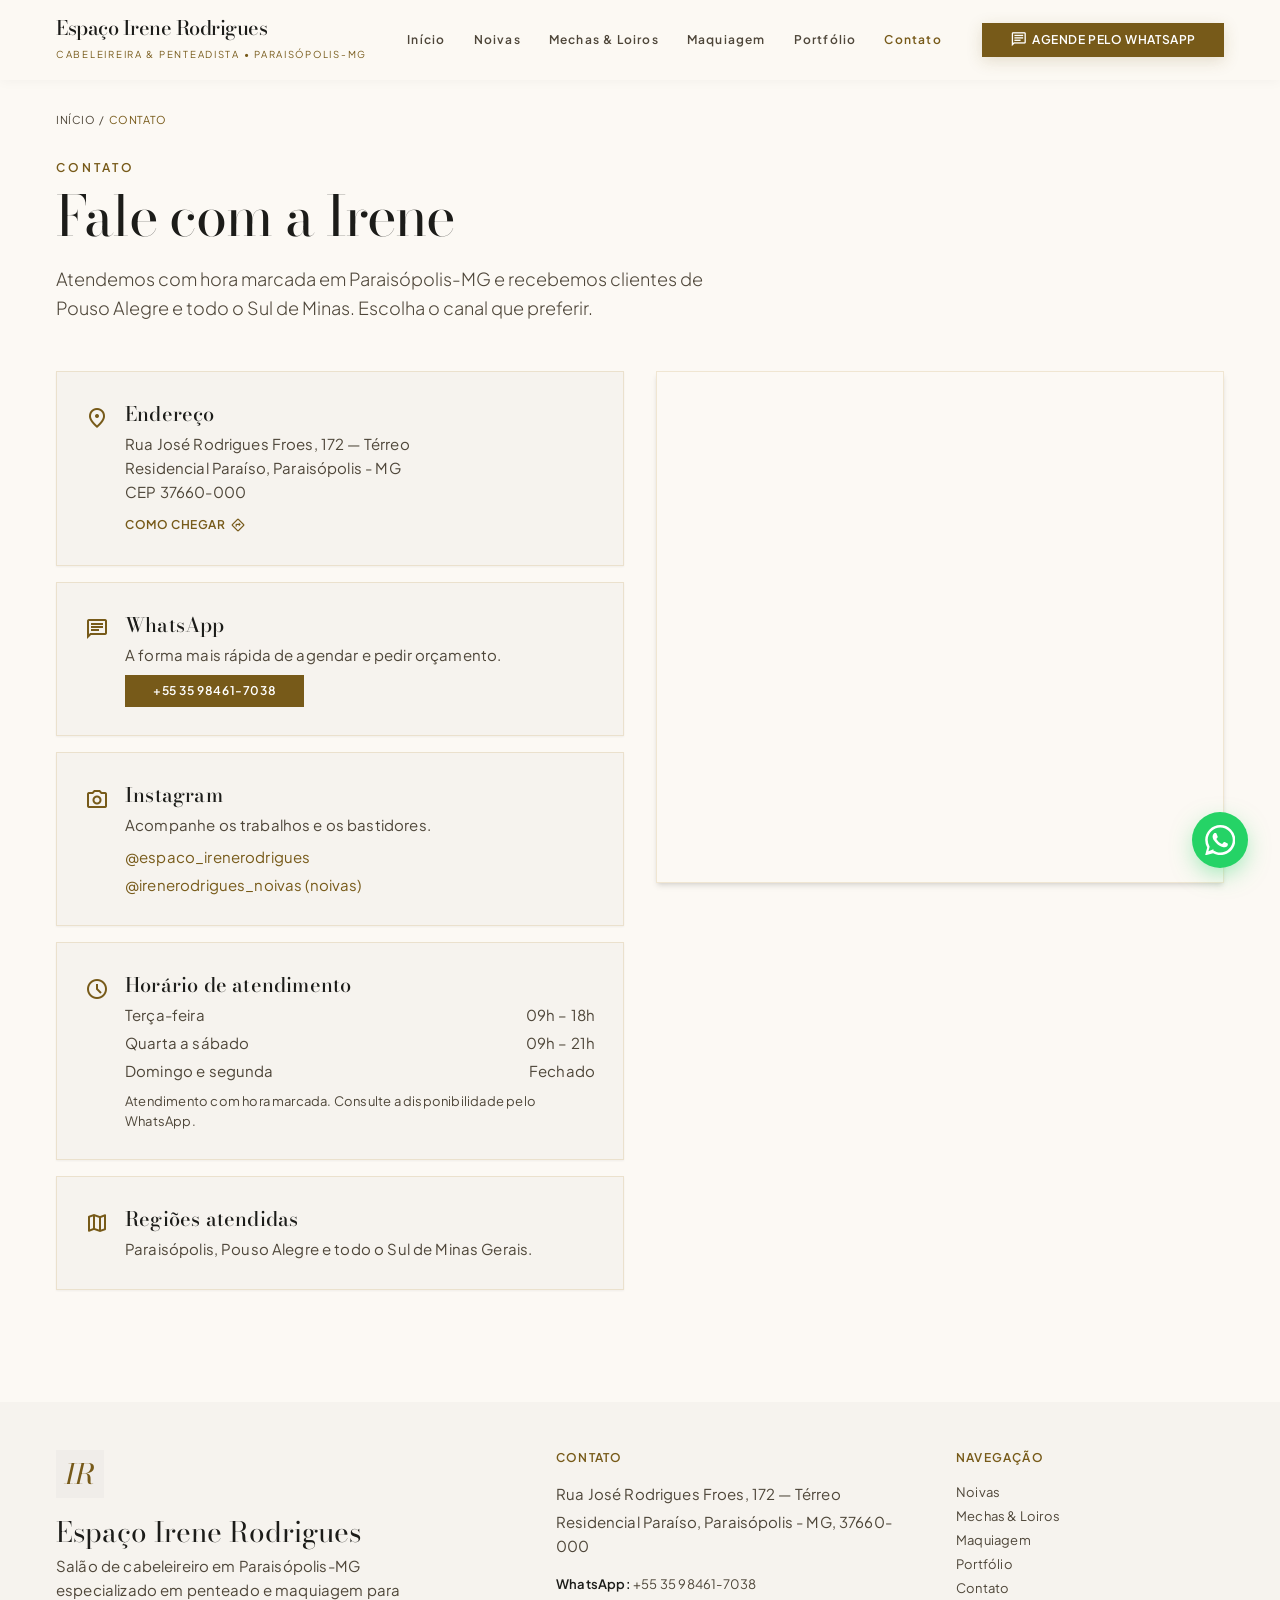
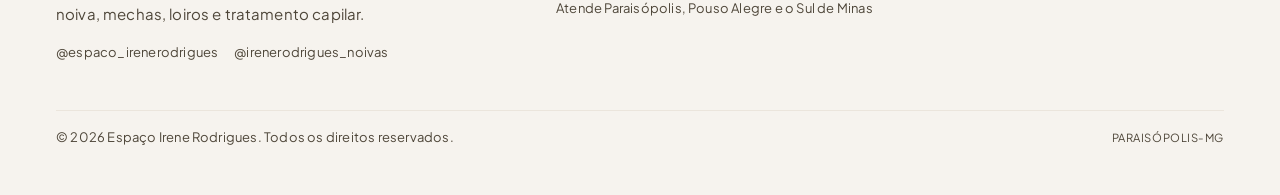
<file: contato.html>
<!DOCTYPE html>
<html lang="pt-BR">
<head>
<meta charset="utf-8" />
<meta name="viewport" content="width=device-width, initial-scale=1.0" />
<title>Contato e Endereço em Paraisópolis-MG | Espaço Irene Rodrigues</title>
<meta name="description" content="Fale com o Espaço Irene Rodrigues em Paraisópolis-MG: endereço na Rua José Rodrigues Froes, 172, WhatsApp (35) 98461-7038, Instagram e mapa. Atendemos Pouso Alegre e o Sul de Minas." />
<link rel="canonical" href="https://espacoirenerodrigues.com.br/contato.html" />
<meta name="robots" content="index, follow" />
<meta property="og:type" content="website" />
<meta property="og:locale" content="pt_BR" />
<meta property="og:site_name" content="Espaço Irene Rodrigues" />
<meta property="og:title" content="Contato e Endereço em Paraisópolis-MG | Espaço Irene Rodrigues" />
<meta property="og:description" content="Endereço, WhatsApp, Instagram e mapa do Espaço Irene Rodrigues em Paraisópolis-MG." />
<meta property="og:url" content="https://espacoirenerodrigues.com.br/contato.html" />
<meta property="og:image" content="https://espacoirenerodrigues.com.br/assets/img/brand/og-image.jpg" />
<meta property="og:image:width" content="1200" />
<meta property="og:image:height" content="630" />
<meta name="twitter:card" content="summary_large_image" />
<meta name="twitter:title" content="Contato | Espaço Irene Rodrigues — Paraisópolis-MG" />
<meta name="twitter:description" content="Endereço, WhatsApp e Instagram do Espaço Irene Rodrigues." />
<meta name="twitter:image" content="https://espacoirenerodrigues.com.br/assets/img/brand/og-image.jpg" />
<meta name="theme-color" content="#fcf9f4" />
<link rel="icon" href="favicon.ico" sizes="any" />
<link rel="apple-touch-icon" href="apple-touch-icon.png" />
<link rel="manifest" href="site.webmanifest" crossorigin="use-credentials" />
<link rel="preconnect" href="https://fonts.googleapis.com" />
<link rel="preconnect" href="https://fonts.gstatic.com" crossorigin />
<link href="https://fonts.googleapis.com/css2?family=Bodoni+Moda:ital,opsz,wght@0,6..96,400..900;1,6..96,400..900&family=Plus+Jakarta+Sans:wght@300;400;500;600;700&display=swap" rel="stylesheet" />
<link href="https://fonts.googleapis.com/css2?family=Material+Symbols+Outlined:opsz,wght,FILL,GRAD@20..48,100..700,0..1,-50..200&display=swap" rel="stylesheet" />
<link rel="stylesheet" href="assets/css/tailwind.css" />
<link rel="stylesheet" href="assets/css/custom.css" />
<script type="application/ld+json">
{
  "@context": "https://schema.org",
  "@type": "ContactPage",
  "url": "https://espacoirenerodrigues.com.br/contato.html",
  "name": "Contato — Espaço Irene Rodrigues",
  "about": { "@id": "https://espacoirenerodrigues.com.br/#salon" },
  "mainEntity": { "@id": "https://espacoirenerodrigues.com.br/#salon" }
}
</script>
<script type="application/ld+json">
{
  "@context": "https://schema.org",
  "@type": "BreadcrumbList",
  "itemListElement": [
    { "@type": "ListItem", "position": 1, "name": "Início", "item": "https://espacoirenerodrigues.com.br/" },
    { "@type": "ListItem", "position": 2, "name": "Contato", "item": "https://espacoirenerodrigues.com.br/contato.html" }
  ]
}
</script>
</head>
<body class="bg-surface font-body-md text-body-md text-on-surface antialiased">

<header class="fixed top-0 w-full z-50 bg-surface/90 backdrop-blur-xl shadow-[0_1px_12px_rgba(32,31,30,0.04)]">
  <div class="h-20 max-w-[1320px] mx-auto px-margin md:px-margin-desktop flex items-center justify-between">
    <a class="flex flex-col group" href="./" aria-label="Página inicial — Espaço Irene Rodrigues">
      <span class="font-headline-sm text-headline-sm tracking-tight text-on-surface group-hover:text-primary transition-colors">Espaço Irene Rodrigues</span>
      <span class="font-label-uppercase text-primary tracking-[0.18em] uppercase text-[0.6rem]">Cabeleireira &amp; Penteadista • Paraisópolis-MG</span>
    </a>
    <nav class="hidden lg:flex items-center gap-space-lg" aria-label="Navegação principal">
      <a class="font-label-uppercase text-label-uppercase text-on-surface-variant hover:text-on-surface transition-colors tracking-widest" href="./">Início</a>
      <a class="font-label-uppercase text-label-uppercase text-on-surface-variant hover:text-on-surface transition-colors tracking-widest" href="noivas.html">Noivas</a>
      <a class="font-label-uppercase text-label-uppercase text-on-surface-variant hover:text-on-surface transition-colors tracking-widest" href="mechas-loiros.html">Mechas &amp; Loiros</a>
      <a class="font-label-uppercase text-label-uppercase text-on-surface-variant hover:text-on-surface transition-colors tracking-widest" href="maquiagem.html">Maquiagem</a>
      <a class="font-label-uppercase text-label-uppercase text-on-surface-variant hover:text-on-surface transition-colors tracking-widest" href="portfolio.html">Portfólio</a>
      <a class="font-label-uppercase text-label-uppercase text-primary font-semibold transition-colors tracking-widest" href="contato.html" aria-current="page">Contato</a>
    </nav>
    <div class="flex items-center gap-space-md">
      <a class="hidden sm:inline-flex items-center justify-center gap-space-xs bg-primary text-on-primary hover:bg-on-surface hover:text-primary-fixed transition-all duration-300 px-space-lg py-space-sm rounded-DEFAULT font-label-uppercase text-label-uppercase tracking-wider uppercase shadow-[0_4px_16px_rgba(119,90,25,0.18)]" href="https://wa.me/5535984617038?text=Ol%C3%A1!%20Vim%20pelo%20site%20e%20gostaria%20de%20um%20or%C3%A7amento." target="_blank" rel="noopener noreferrer">
        <span class="material-symbols-outlined text-[1.1rem]">chat</span><span>Agende pelo WhatsApp</span>
      </a>
      <button type="button" class="lg:hidden inline-flex items-center justify-center w-10 h-10 text-on-surface" data-menu-toggle aria-label="Abrir menu" aria-expanded="false" aria-controls="mobile-menu">
        <span class="material-symbols-outlined text-2xl">menu</span>
      </button>
    </div>
  </div>
  <div id="mobile-menu" class="mobile-menu lg:hidden border-t border-outline-variant/30 bg-surface/98 backdrop-blur-xl" data-mobile-menu>
    <nav class="flex flex-col px-margin py-space-md" aria-label="Navegação mobile">
      <a class="py-space-sm font-label-uppercase text-label-uppercase tracking-widest uppercase text-on-surface-variant" href="./">Início</a>
      <a class="py-space-sm font-label-uppercase text-label-uppercase tracking-widest uppercase text-on-surface-variant" href="noivas.html">Noivas</a>
      <a class="py-space-sm font-label-uppercase text-label-uppercase tracking-widest uppercase text-on-surface-variant" href="mechas-loiros.html">Mechas &amp; Loiros</a>
      <a class="py-space-sm font-label-uppercase text-label-uppercase tracking-widest uppercase text-on-surface-variant" href="maquiagem.html">Maquiagem</a>
      <a class="py-space-sm font-label-uppercase text-label-uppercase tracking-widest uppercase text-on-surface-variant" href="portfolio.html">Portfólio</a>
      <a class="py-space-sm font-label-uppercase text-label-uppercase tracking-widest uppercase text-primary font-semibold" href="contato.html">Contato</a>
      <a class="mt-space-sm inline-flex items-center justify-center gap-space-xs bg-primary text-on-primary px-space-lg py-space-sm rounded-DEFAULT font-label-uppercase text-label-uppercase tracking-wider uppercase" href="https://wa.me/5535984617038?text=Ol%C3%A1!%20Vim%20pelo%20site%20e%20gostaria%20de%20um%20or%C3%A7amento." target="_blank" rel="noopener noreferrer">Agende pelo WhatsApp</a>
    </nav>
  </div>
</header>

<main class="w-full pt-20 bg-surface">

<nav class="max-w-[1320px] mx-auto px-margin md:px-margin-desktop pt-space-lg" aria-label="Trilha de navegação">
  <ol class="flex items-center gap-space-xs font-label-uppercase text-[0.68rem] tracking-wider uppercase text-on-surface-variant">
    <li><a href="./" class="hover:text-primary">Início</a></li>
    <li aria-hidden="true">/</li>
    <li class="text-primary">Contato</li>
  </ol>
</nav>

<section class="w-full bg-surface pt-space-lg pb-20 lg:pb-28">
  <div class="max-w-[1320px] mx-auto px-margin md:px-margin-desktop">
    <span class="font-label-uppercase text-label-uppercase text-primary tracking-[0.25em] uppercase mb-space-sm block">Contato</span>
    <h1 class="font-display-lg text-display-lg-mobile md:text-display-lg text-on-surface leading-[1.08] tracking-tight mb-space-md">Fale com a Irene</h1>
    <p class="font-body-lg text-body-lg text-on-surface-variant max-w-2xl font-light leading-relaxed mb-space-xl">Atendemos com hora marcada em Paraisópolis-MG e recebemos clientes de Pouso Alegre e todo o Sul de Minas. Escolha o canal que preferir.</p>

    <div class="grid grid-cols-1 lg:grid-cols-12 gap-gutter-desktop items-start">
      <div class="lg:col-span-6 flex flex-col gap-space-md">
        <!-- Endereço -->
        <div class="bg-surface-container-low p-space-lg rounded-DEFAULT shadow-sm keyline-gold flex items-start gap-space-md">
          <span class="material-symbols-outlined text-primary text-2xl mt-0.5">location_on</span>
          <div>
            <h2 class="font-headline-sm text-headline-sm text-on-surface mb-space-xs">Endereço</h2>
            <address class="not-italic font-body-md text-body-md text-on-surface-variant leading-relaxed">
              Rua José Rodrigues Froes, 172 — Térreo<br />
              Residencial Paraíso, Paraisópolis - MG<br />
              CEP 37660-000
            </address>
            <a class="inline-flex items-center gap-1 mt-space-sm font-label-uppercase text-label-uppercase tracking-wider uppercase text-primary hover:underline" href="https://www.google.com/maps/dir/?api=1&destination=Rua+Jos%C3%A9+Rodrigues+Froes,+172,+Para%C3%ADsopolis+-+MG,+37660-000" target="_blank" rel="noopener noreferrer">Como chegar <span class="material-symbols-outlined text-base">directions</span></a>
          </div>
        </div>
        <!-- WhatsApp -->
        <div class="bg-surface-container-low p-space-lg rounded-DEFAULT shadow-sm keyline-gold flex items-start gap-space-md">
          <span class="material-symbols-outlined text-primary text-2xl mt-0.5">chat</span>
          <div>
            <h2 class="font-headline-sm text-headline-sm text-on-surface mb-space-xs">WhatsApp</h2>
            <p class="font-body-md text-body-md text-on-surface-variant mb-space-sm">A forma mais rápida de agendar e pedir orçamento.</p>
            <a class="inline-flex items-center justify-center gap-space-sm bg-primary text-on-primary hover:bg-on-surface hover:text-primary-fixed transition-all px-space-lg py-space-sm rounded-DEFAULT font-label-uppercase text-label-uppercase tracking-wider uppercase" href="https://wa.me/5535984617038?text=Ol%C3%A1!%20Vim%20pelo%20site%20e%20gostaria%20de%20um%20or%C3%A7amento." target="_blank" rel="noopener noreferrer">+55 35 98461-7038</a>
          </div>
        </div>
        <!-- Instagram -->
        <div class="bg-surface-container-low p-space-lg rounded-DEFAULT shadow-sm keyline-gold flex items-start gap-space-md">
          <span class="material-symbols-outlined text-primary text-2xl mt-0.5">photo_camera</span>
          <div>
            <h2 class="font-headline-sm text-headline-sm text-on-surface mb-space-xs">Instagram</h2>
            <p class="font-body-md text-body-md text-on-surface-variant mb-space-sm">Acompanhe os trabalhos e os bastidores.</p>
            <div class="flex flex-col gap-space-xs">
              <a class="font-body-md text-body-md text-primary hover:underline" href="https://www.instagram.com/espaco_irenerodrigues/" target="_blank" rel="noopener noreferrer">@espaco_irenerodrigues</a>
              <a class="font-body-md text-body-md text-primary hover:underline" href="https://www.instagram.com/irenerodrigues_noivas/" target="_blank" rel="noopener noreferrer">@irenerodrigues_noivas (noivas)</a>
            </div>
          </div>
        </div>
        <!-- Horário -->
        <div class="bg-surface-container-low p-space-lg rounded-DEFAULT shadow-sm keyline-gold flex items-start gap-space-md">
          <span class="material-symbols-outlined text-primary text-2xl mt-0.5">schedule</span>
          <div>
            <h2 class="font-headline-sm text-headline-sm text-on-surface mb-space-xs">Horário de atendimento</h2>
            <dl class="font-body-md text-body-md text-on-surface-variant space-y-space-xs">
              <div class="flex justify-between gap-space-lg"><dt>Terça-feira</dt><dd>09h – 18h</dd></div>
              <div class="flex justify-between gap-space-lg"><dt>Quarta a sábado</dt><dd>09h – 21h</dd></div>
              <div class="flex justify-between gap-space-lg"><dt>Domingo e segunda</dt><dd>Fechado</dd></div>
            </dl>
            <p class="font-body-sm text-body-sm text-on-surface-variant mt-space-sm">Atendimento com hora marcada. Consulte a disponibilidade pelo WhatsApp.</p>
          </div>
        </div>
        <!-- Áreas atendidas -->
        <div class="bg-surface-container-low p-space-lg rounded-DEFAULT shadow-sm keyline-gold flex items-start gap-space-md">
          <span class="material-symbols-outlined text-primary text-2xl mt-0.5">map</span>
          <div>
            <h2 class="font-headline-sm text-headline-sm text-on-surface mb-space-xs">Regiões atendidas</h2>
            <p class="font-body-md text-body-md text-on-surface-variant">Paraisópolis, Pouso Alegre e todo o Sul de Minas Gerais.</p>
          </div>
        </div>
      </div>

      <div class="lg:col-span-6 relative">
        <div class="w-full h-[28rem] lg:h-full lg:min-h-[32rem] rounded-DEFAULT shadow-md overflow-hidden keyline-gold">
          <iframe title="Mapa — Espaço Irene Rodrigues, Rua José Rodrigues Froes, 172, Paraisópolis-MG" src="https://www.google.com/maps?q=Rua+Jos%C3%A9+Rodrigues+Froes,+172,+Para%C3%ADsopolis+-+MG,+37660-000&output=embed" width="100%" height="100%" style="border:0" loading="lazy" referrerpolicy="no-referrer-when-downgrade"></iframe>
        </div>
      </div>
    </div>
  </div>
</section>

</main>

<footer class="w-full bg-surface-container-low text-on-surface">
  <div class="max-w-[1320px] mx-auto px-margin md:px-margin-desktop py-space-xl">
    <div class="grid grid-cols-1 md:grid-cols-12 gap-gutter-desktop mb-space-xl">
      <div class="md:col-span-5 flex flex-col items-start">
        <div class="w-12 h-12 mb-space-md flex items-center justify-center bg-surface-container rounded-DEFAULT text-primary font-headline-md text-headline-md italic">IR</div>
        <span class="font-headline-md text-headline-md text-on-surface mb-space-xs">Espaço Irene Rodrigues</span>
        <p class="font-body-md text-body-md text-on-surface-variant max-w-sm mb-space-md">Salão de cabeleireiro em Paraisópolis-MG especializado em penteado e maquiagem para noiva, mechas, loiros e tratamento capilar.</p>
        <div class="flex items-center gap-space-md text-primary">
          <a class="font-body-sm text-body-sm text-on-surface-variant hover:text-primary transition-colors" href="https://www.instagram.com/espaco_irenerodrigues/" target="_blank" rel="noopener noreferrer">@espaco_irenerodrigues</a>
          <a class="font-body-sm text-body-sm text-on-surface-variant hover:text-primary transition-colors" href="https://www.instagram.com/irenerodrigues_noivas/" target="_blank" rel="noopener noreferrer">@irenerodrigues_noivas</a>
        </div>
      </div>
      <div class="md:col-span-4 flex flex-col">
        <span class="font-label-uppercase text-label-uppercase text-primary mb-space-md tracking-widest uppercase">Contato</span>
        <p class="font-body-md text-body-md text-on-surface-variant mb-space-xs">Rua José Rodrigues Froes, 172 — Térreo</p>
        <p class="font-body-md text-body-md text-on-surface-variant mb-space-md">Residencial Paraíso, Paraisópolis - MG, 37660-000</p>
        <p class="font-body-sm text-body-sm text-on-surface-variant mb-space-xs"><span class="font-semibold text-on-surface">WhatsApp:</span> <a class="hover:text-primary" href="https://wa.me/5535984617038" target="_blank" rel="noopener noreferrer">+55 35 98461-7038</a></p>
        <p class="font-body-sm text-body-sm text-on-surface-variant">Atende Paraisópolis, Pouso Alegre e o Sul de Minas</p>
      </div>
      <div class="md:col-span-3 flex flex-col">
        <span class="font-label-uppercase text-label-uppercase text-primary mb-space-md tracking-widest uppercase">Navegação</span>
        <a class="font-body-sm text-body-sm text-on-surface-variant mb-space-xs hover:text-primary" href="noivas.html">Noivas</a>
        <a class="font-body-sm text-body-sm text-on-surface-variant mb-space-xs hover:text-primary" href="mechas-loiros.html">Mechas &amp; Loiros</a>
        <a class="font-body-sm text-body-sm text-on-surface-variant mb-space-xs hover:text-primary" href="maquiagem.html">Maquiagem</a>
        <a class="font-body-sm text-body-sm text-on-surface-variant mb-space-xs hover:text-primary" href="portfolio.html">Portfólio</a>
        <a class="font-body-sm text-body-sm text-on-surface-variant hover:text-primary" href="contato.html">Contato</a>
      </div>
    </div>
    <div class="pt-space-md border-t border-outline-variant/30 flex flex-col sm:flex-row items-center justify-between gap-space-sm text-on-surface-variant font-body-sm text-body-sm">
      <p>© <span data-year>2026</span> Espaço Irene Rodrigues. Todos os direitos reservados.</p>
      <p class="font-label-uppercase text-[0.7rem] tracking-wider uppercase">Paraisópolis-MG</p>
    </div>
  </div>
</footer>

<a class="wa-float" href="https://wa.me/5535984617038?text=Ol%C3%A1!%20Vim%20pelo%20site%20e%20gostaria%20de%20um%20or%C3%A7amento." target="_blank" rel="noopener noreferrer" aria-label="Falar no WhatsApp">
  <svg viewBox="0 0 24 24" fill="currentColor" aria-hidden="true"><path d="M.057 24l1.687-6.163a11.867 11.867 0 01-1.587-5.945C.16 5.335 5.495 0 12.05 0a11.817 11.817 0 018.413 3.488 11.824 11.824 0 013.48 8.414c-.003 6.557-5.338 11.892-11.893 11.892a11.9 11.9 0 01-5.688-1.448L.057 24zm6.597-3.807c1.676.995 3.276 1.591 5.392 1.592 5.448 0 9.886-4.434 9.889-9.885.002-5.462-4.415-9.89-9.881-9.892-5.452 0-9.887 4.434-9.889 9.884a9.82 9.82 0 001.517 5.26l-.999 3.648 3.971-1.607zm11.387-5.464c-.074-.124-.272-.198-.57-.347-.297-.149-1.758-.868-2.031-.967-.272-.099-.47-.149-.669.149-.198.297-.768.967-.941 1.165-.173.198-.347.223-.644.074-.297-.149-1.255-.462-2.39-1.475-.883-.788-1.48-1.761-1.653-2.059-.173-.297-.018-.458.13-.606.134-.133.297-.347.446-.52.149-.174.198-.298.298-.497.099-.198.05-.372-.025-.521-.075-.149-.669-1.612-.916-2.207-.242-.579-.487-.5-.669-.51l-.57-.01c-.198 0-.52.074-.792.372s-1.04 1.016-1.04 2.479 1.065 2.876 1.213 3.074c.149.198 2.095 3.2 5.076 4.487.709.306 1.263.489 1.694.626.712.226 1.36.194 1.872.118.571-.085 1.758-.719 2.006-1.413.248-.695.248-1.29.173-1.414z"/></svg>
</a>
<script src="assets/js/main.js" defer></script>
</body>
</html>
</file>
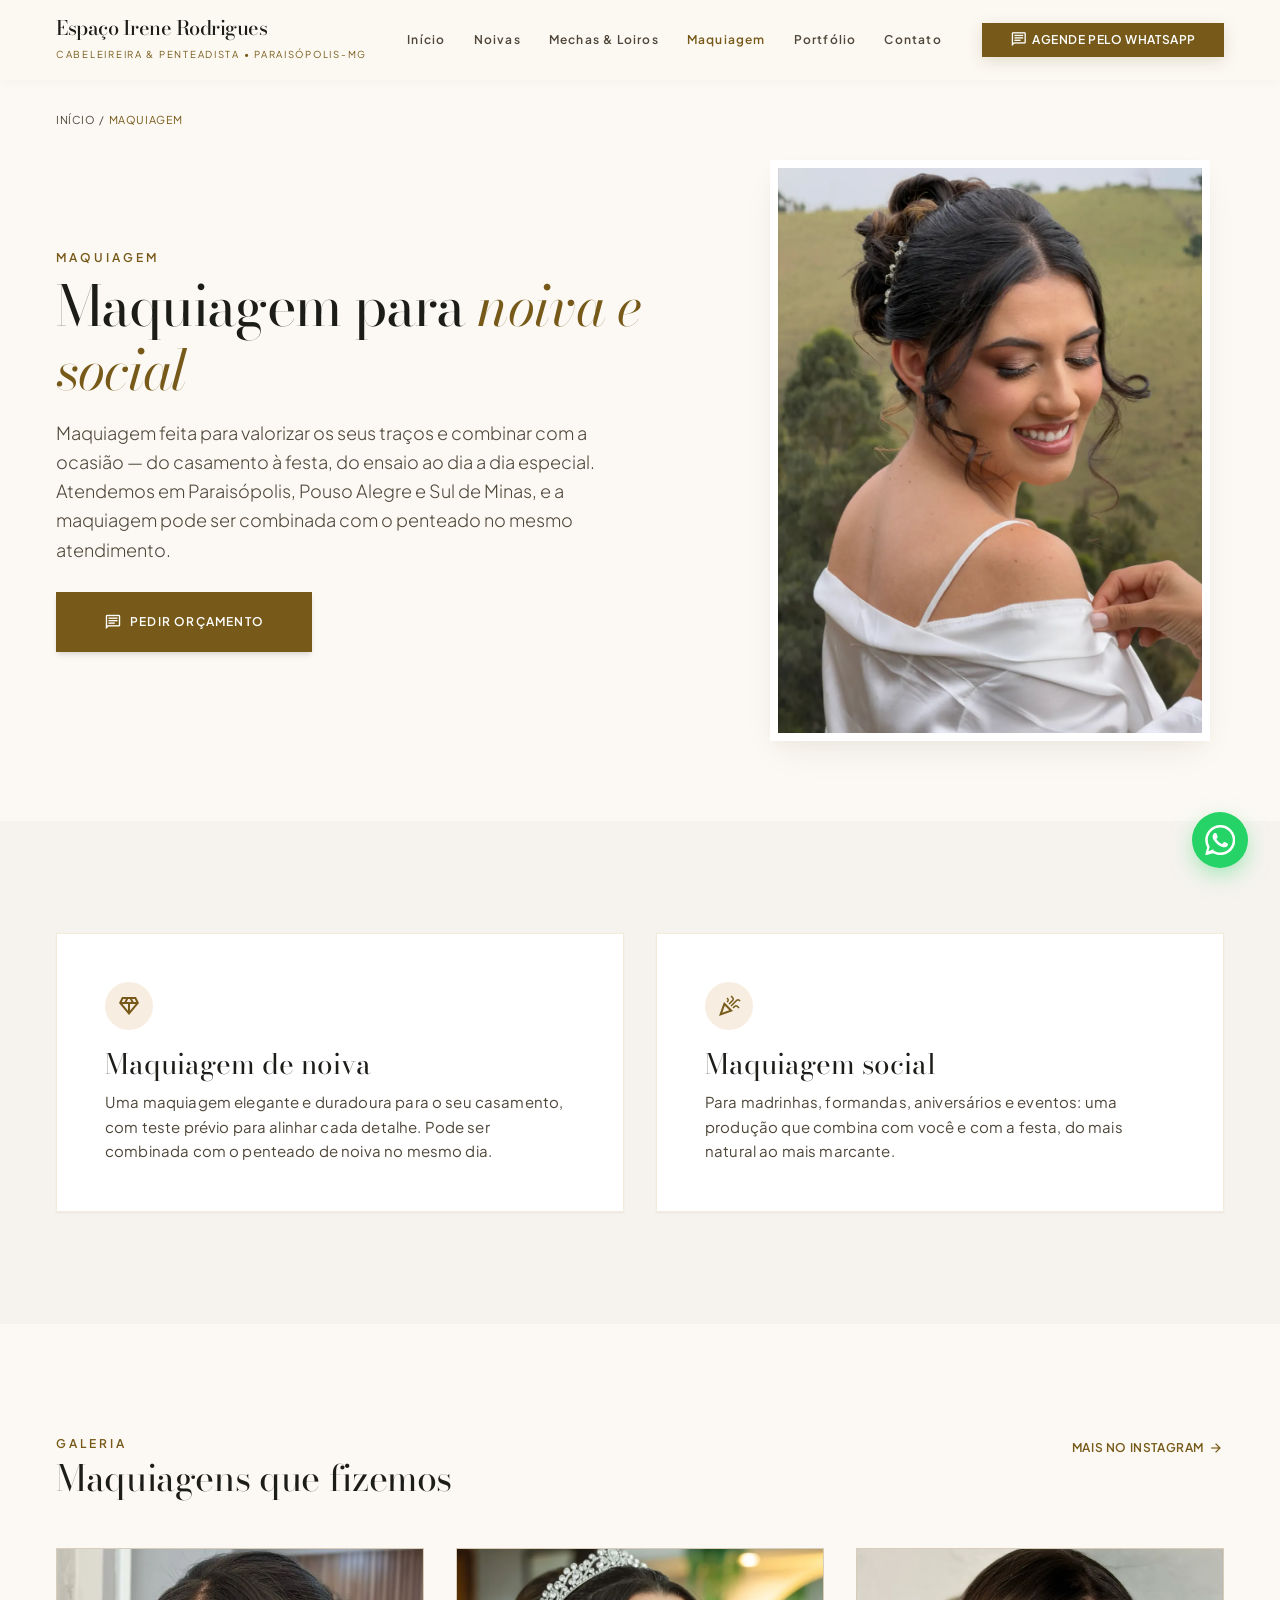
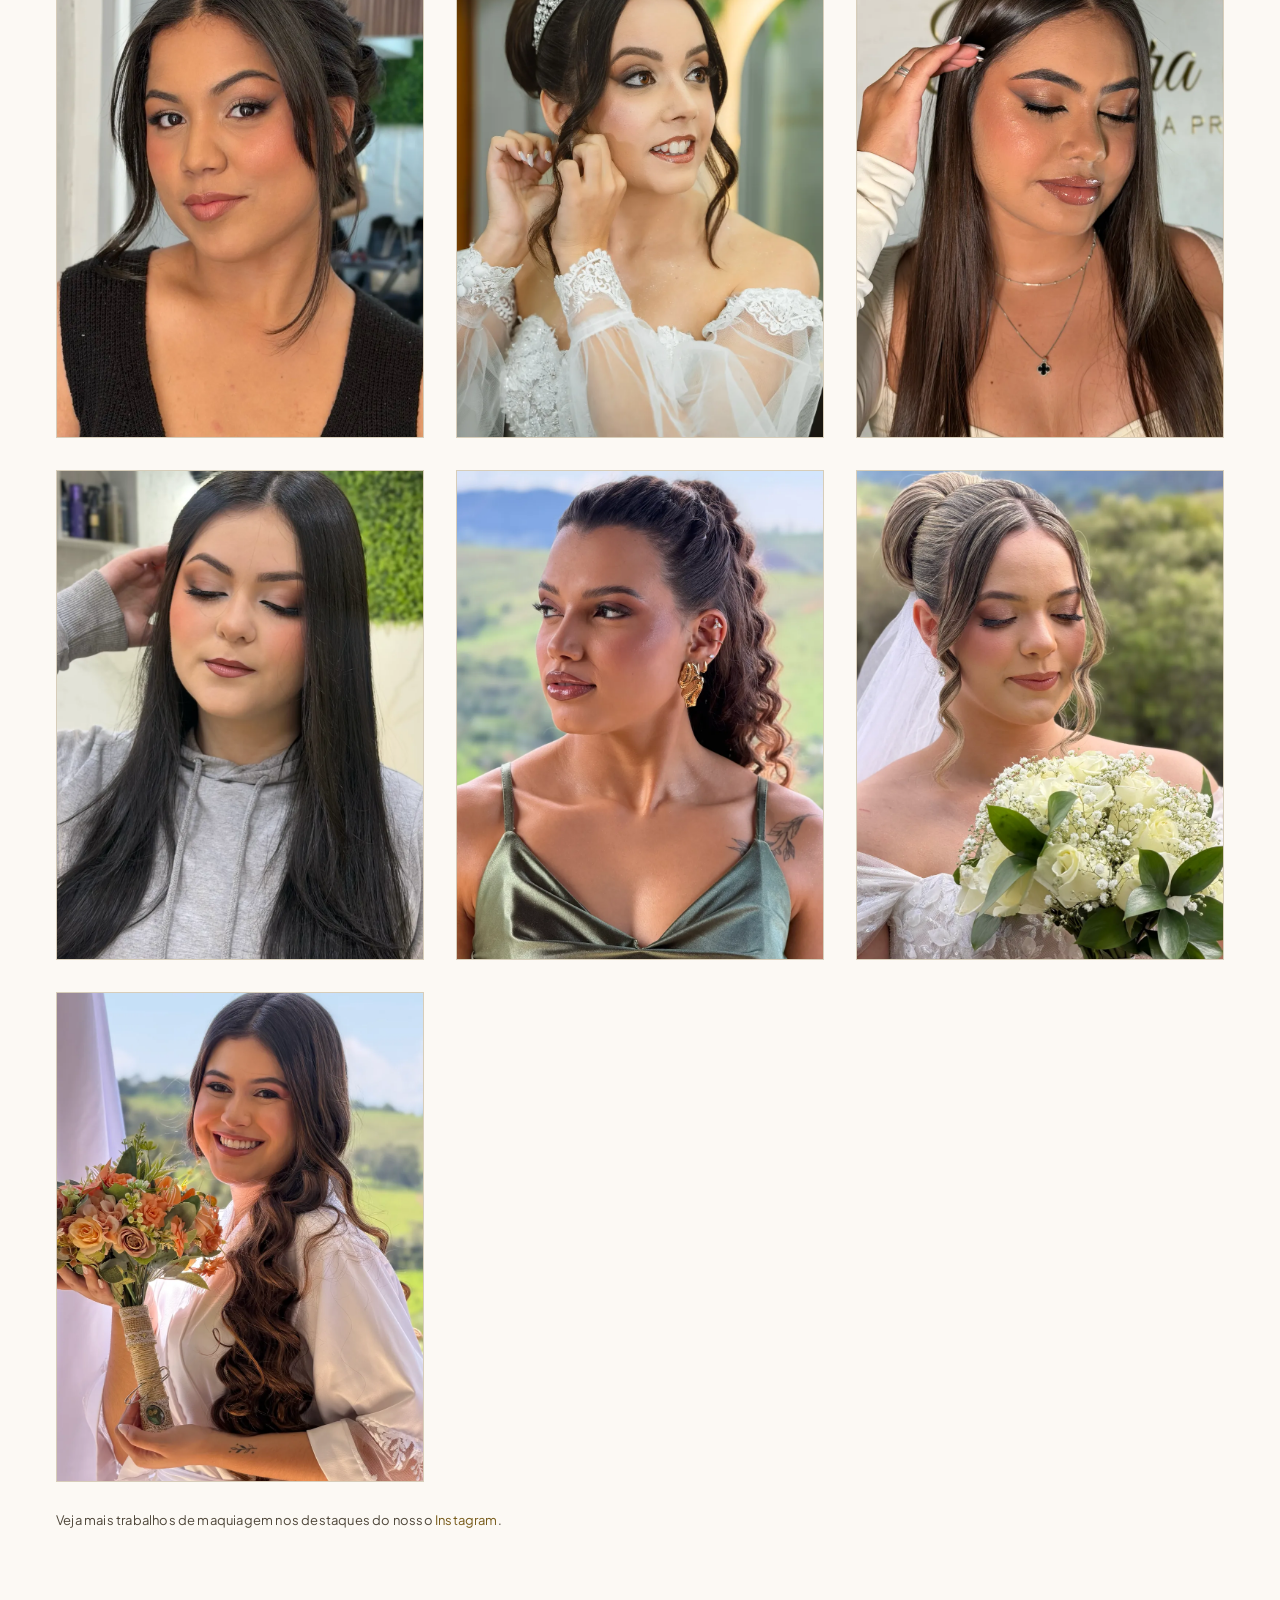
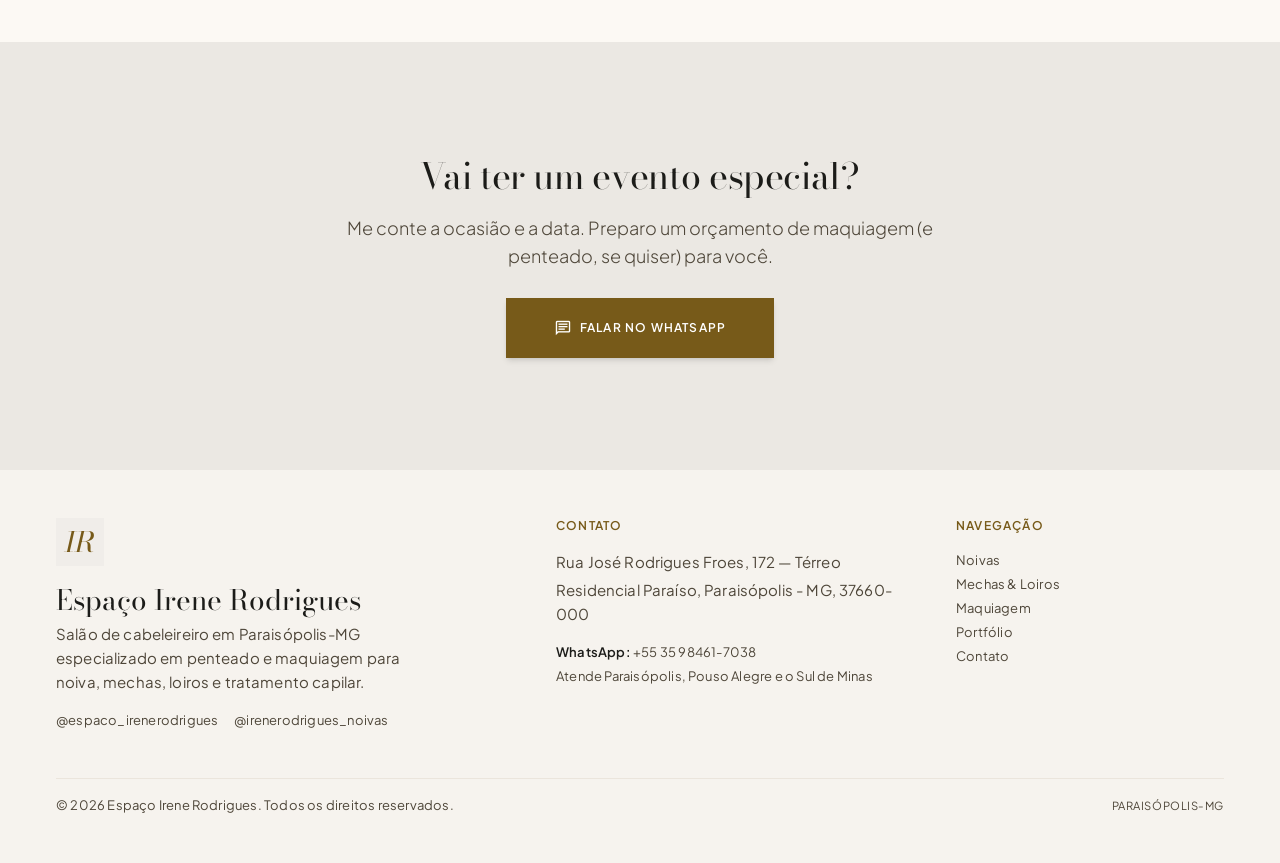
<file: maquiagem.html>
<!DOCTYPE html>
<html lang="pt-BR">
<head>
<meta charset="utf-8" />
<meta name="viewport" content="width=device-width, initial-scale=1.0" />
<title>Maquiagem para Noiva e Social em Paraisópolis-MG | Espaço Irene Rodrigues</title>
<meta name="description" content="Maquiagem para noiva e para eventos sociais em Paraisópolis-MG, com acabamento natural que valoriza os seus traços. Atendemos Pouso Alegre e o Sul de Minas. Orçamento pelo WhatsApp." />
<link rel="canonical" href="https://espacoirenerodrigues.com.br/maquiagem.html" />
<meta name="robots" content="index, follow" />
<meta property="og:type" content="website" />
<meta property="og:locale" content="pt_BR" />
<meta property="og:site_name" content="Espaço Irene Rodrigues" />
<meta property="og:title" content="Maquiagem para Noiva e Social em Paraisópolis-MG | Espaço Irene Rodrigues" />
<meta property="og:description" content="Maquiagem para noiva e eventos sociais com acabamento natural em Paraisópolis-MG." />
<meta property="og:url" content="https://espacoirenerodrigues.com.br/maquiagem.html" />
<meta property="og:image" content="https://espacoirenerodrigues.com.br/assets/img/brand/og-image.jpg" />
<meta property="og:image:width" content="1200" />
<meta property="og:image:height" content="630" />
<meta name="twitter:card" content="summary_large_image" />
<meta name="twitter:title" content="Maquiagem para Noiva e Social em Paraisópolis-MG" />
<meta name="twitter:description" content="Maquiagem para noiva e social no Sul de Minas. Espaço Irene Rodrigues." />
<meta name="twitter:image" content="https://espacoirenerodrigues.com.br/assets/img/brand/og-image.jpg" />
<meta name="theme-color" content="#fcf9f4" />
<link rel="icon" href="favicon.ico" sizes="any" />
<link rel="apple-touch-icon" href="apple-touch-icon.png" />
<link rel="manifest" href="site.webmanifest" crossorigin="use-credentials" />
<link rel="preconnect" href="https://fonts.googleapis.com" />
<link rel="preconnect" href="https://fonts.gstatic.com" crossorigin />
<link href="https://fonts.googleapis.com/css2?family=Bodoni+Moda:ital,opsz,wght@0,6..96,400..900;1,6..96,400..900&family=Plus+Jakarta+Sans:wght@300;400;500;600;700&display=swap" rel="stylesheet" />
<link href="https://fonts.googleapis.com/css2?family=Material+Symbols+Outlined:opsz,wght,FILL,GRAD@20..48,100..700,0..1,-50..200&display=swap" rel="stylesheet" />
<link rel="stylesheet" href="assets/css/tailwind.css" />
<link rel="stylesheet" href="assets/css/custom.css" />
<script type="application/ld+json">
{
  "@context": "https://schema.org",
  "@type": "Service",
  "name": "Maquiagem para noiva e social",
  "serviceType": "Maquiagem profissional",
  "provider": { "@id": "https://espacoirenerodrigues.com.br/#salon" },
  "areaServed": [
    { "@type": "City", "name": "Paraisópolis" },
    { "@type": "City", "name": "Pouso Alegre" },
    { "@type": "AdministrativeArea", "name": "Sul de Minas Gerais" }
  ],
  "url": "https://espacoirenerodrigues.com.br/maquiagem.html"
}
</script>
<script type="application/ld+json">
{
  "@context": "https://schema.org",
  "@type": "BreadcrumbList",
  "itemListElement": [
    { "@type": "ListItem", "position": 1, "name": "Início", "item": "https://espacoirenerodrigues.com.br/" },
    { "@type": "ListItem", "position": 2, "name": "Maquiagem", "item": "https://espacoirenerodrigues.com.br/maquiagem.html" }
  ]
}
</script>
</head>
<body class="bg-surface font-body-md text-body-md text-on-surface antialiased">

<header class="fixed top-0 w-full z-50 bg-surface/90 backdrop-blur-xl shadow-[0_1px_12px_rgba(32,31,30,0.04)]">
  <div class="h-20 max-w-[1320px] mx-auto px-margin md:px-margin-desktop flex items-center justify-between">
    <a class="flex flex-col group" href="./" aria-label="Página inicial — Espaço Irene Rodrigues">
      <span class="font-headline-sm text-headline-sm tracking-tight text-on-surface group-hover:text-primary transition-colors">Espaço Irene Rodrigues</span>
      <span class="font-label-uppercase text-primary tracking-[0.18em] uppercase text-[0.6rem]">Cabeleireira &amp; Penteadista • Paraisópolis-MG</span>
    </a>
    <nav class="hidden lg:flex items-center gap-space-lg" aria-label="Navegação principal">
      <a class="font-label-uppercase text-label-uppercase text-on-surface-variant hover:text-on-surface transition-colors tracking-widest" href="./">Início</a>
      <a class="font-label-uppercase text-label-uppercase text-on-surface-variant hover:text-on-surface transition-colors tracking-widest" href="noivas.html">Noivas</a>
      <a class="font-label-uppercase text-label-uppercase text-on-surface-variant hover:text-on-surface transition-colors tracking-widest" href="mechas-loiros.html">Mechas &amp; Loiros</a>
      <a class="font-label-uppercase text-label-uppercase text-primary font-semibold transition-colors tracking-widest" href="maquiagem.html" aria-current="page">Maquiagem</a>
      <a class="font-label-uppercase text-label-uppercase text-on-surface-variant hover:text-on-surface transition-colors tracking-widest" href="portfolio.html">Portfólio</a>
      <a class="font-label-uppercase text-label-uppercase text-on-surface-variant hover:text-on-surface transition-colors tracking-widest" href="contato.html">Contato</a>
    </nav>
    <div class="flex items-center gap-space-md">
      <a class="hidden sm:inline-flex items-center justify-center gap-space-xs bg-primary text-on-primary hover:bg-on-surface hover:text-primary-fixed transition-all duration-300 px-space-lg py-space-sm rounded-DEFAULT font-label-uppercase text-label-uppercase tracking-wider uppercase shadow-[0_4px_16px_rgba(119,90,25,0.18)]" href="https://wa.me/5535984617038?text=Ol%C3%A1!%20Gostaria%20de%20um%20or%C3%A7amento%20de%20maquiagem." target="_blank" rel="noopener noreferrer">
        <span class="material-symbols-outlined text-[1.1rem]">chat</span><span>Agende pelo WhatsApp</span>
      </a>
      <button type="button" class="lg:hidden inline-flex items-center justify-center w-10 h-10 text-on-surface" data-menu-toggle aria-label="Abrir menu" aria-expanded="false" aria-controls="mobile-menu">
        <span class="material-symbols-outlined text-2xl">menu</span>
      </button>
    </div>
  </div>
  <div id="mobile-menu" class="mobile-menu lg:hidden border-t border-outline-variant/30 bg-surface/98 backdrop-blur-xl" data-mobile-menu>
    <nav class="flex flex-col px-margin py-space-md" aria-label="Navegação mobile">
      <a class="py-space-sm font-label-uppercase text-label-uppercase tracking-widest uppercase text-on-surface-variant" href="./">Início</a>
      <a class="py-space-sm font-label-uppercase text-label-uppercase tracking-widest uppercase text-on-surface-variant" href="noivas.html">Noivas</a>
      <a class="py-space-sm font-label-uppercase text-label-uppercase tracking-widest uppercase text-on-surface-variant" href="mechas-loiros.html">Mechas &amp; Loiros</a>
      <a class="py-space-sm font-label-uppercase text-label-uppercase tracking-widest uppercase text-primary font-semibold" href="maquiagem.html">Maquiagem</a>
      <a class="py-space-sm font-label-uppercase text-label-uppercase tracking-widest uppercase text-on-surface-variant" href="portfolio.html">Portfólio</a>
      <a class="py-space-sm font-label-uppercase text-label-uppercase tracking-widest uppercase text-on-surface-variant" href="contato.html">Contato</a>
      <a class="mt-space-sm inline-flex items-center justify-center gap-space-xs bg-primary text-on-primary px-space-lg py-space-sm rounded-DEFAULT font-label-uppercase text-label-uppercase tracking-wider uppercase" href="https://wa.me/5535984617038?text=Ol%C3%A1!%20Gostaria%20de%20um%20or%C3%A7amento%20de%20maquiagem." target="_blank" rel="noopener noreferrer">Agende pelo WhatsApp</a>
    </nav>
  </div>
</header>

<main class="w-full pt-20 bg-surface">

<nav class="max-w-[1320px] mx-auto px-margin md:px-margin-desktop pt-space-lg" aria-label="Trilha de navegação">
  <ol class="flex items-center gap-space-xs font-label-uppercase text-[0.68rem] tracking-wider uppercase text-on-surface-variant">
    <li><a href="./" class="hover:text-primary">Início</a></li>
    <li aria-hidden="true">/</li>
    <li class="text-primary">Maquiagem</li>
  </ol>
</nav>

<section class="w-full bg-surface pt-space-lg pb-space-xl lg:pb-20">
  <div class="max-w-[1320px] mx-auto px-margin md:px-margin-desktop">
    <div class="grid grid-cols-1 lg:grid-cols-12 gap-gutter-desktop items-center">
      <div class="lg:col-span-7">
        <span class="font-label-uppercase text-label-uppercase text-primary tracking-[0.25em] uppercase mb-space-sm block">Maquiagem</span>
        <h1 class="font-display-lg text-display-lg-mobile md:text-display-lg text-on-surface leading-[1.08] tracking-tight mb-space-md">
          Maquiagem para <span class="italic text-primary">noiva e social</span>
        </h1>
        <p class="font-body-lg text-body-lg text-on-surface-variant max-w-xl mb-space-lg font-light leading-relaxed">
          Maquiagem feita para valorizar os seus traços e combinar com a ocasião — do casamento à festa, do ensaio ao dia a dia especial. Atendemos em Paraisópolis, Pouso Alegre e Sul de Minas, e a maquiagem pode ser combinada com o penteado no mesmo atendimento.
        </p>
        <a class="inline-flex items-center justify-center gap-space-sm bg-primary text-on-primary hover:bg-on-surface hover:text-primary-fixed transition-all px-space-xl py-4 rounded-DEFAULT font-label-uppercase text-label-uppercase tracking-widest uppercase shadow-md" href="https://wa.me/5535984617038?text=Ol%C3%A1!%20Gostaria%20de%20um%20or%C3%A7amento%20de%20maquiagem." target="_blank" rel="noopener noreferrer">
          <span class="material-symbols-outlined text-lg">chat</span><span>Pedir orçamento</span>
        </a>
      </div>
      <div class="lg:col-span-5 relative mt-space-lg lg:mt-0">
        <div class="relative bg-surface-container-lowest p-2 shadow-gold rounded-DEFAULT overflow-hidden max-w-[440px] mx-auto">
          <div class="relative overflow-hidden aspect-[3/4] bg-surface-dim">
            <picture>
              <source srcset="assets/img/portfolio/maquiagem-noiva-coque-making-of-05.webp" type="image/webp" />
              <img src="assets/img/portfolio/maquiagem-noiva-coque-making-of-05.jpg" width="1000" height="1400" alt="Maquiagem de noiva com coque e acessório no cabelo durante o making of, feita no Espaço Irene Rodrigues" class="w-full h-full object-cover object-top" />
            </picture>
          </div>
        </div>
      </div>
    </div>
  </div>
</section>

<section class="w-full bg-surface-container-low py-20 lg:py-28">
  <div class="max-w-[1320px] mx-auto px-margin md:px-margin-desktop">
    <div class="grid grid-cols-1 md:grid-cols-2 gap-gutter-desktop">
      <div class="bg-surface-container-lowest p-space-xl rounded-DEFAULT shadow-sm keyline-gold">
        <div class="w-12 h-12 rounded-full bg-secondary-container/50 text-primary flex items-center justify-center mb-space-md"><span class="material-symbols-outlined text-2xl">diamond</span></div>
        <h3 class="font-headline-md text-headline-md text-on-surface mb-space-sm">Maquiagem de noiva</h3>
        <p class="font-body-md text-body-md text-on-surface-variant leading-relaxed">Uma maquiagem elegante e duradoura para o seu casamento, com teste prévio para alinhar cada detalhe. Pode ser combinada com o penteado de noiva no mesmo dia.</p>
      </div>
      <div class="bg-surface-container-lowest p-space-xl rounded-DEFAULT shadow-sm keyline-gold">
        <div class="w-12 h-12 rounded-full bg-secondary-container/50 text-primary flex items-center justify-center mb-space-md"><span class="material-symbols-outlined text-2xl">celebration</span></div>
        <h3 class="font-headline-md text-headline-md text-on-surface mb-space-sm">Maquiagem social</h3>
        <p class="font-body-md text-body-md text-on-surface-variant leading-relaxed">Para madrinhas, formandas, aniversários e eventos: uma produção que combina com você e com a festa, do mais natural ao mais marcante.</p>
      </div>
    </div>
  </div>
</section>

<section class="w-full bg-surface py-20 lg:py-28">
  <div class="max-w-[1320px] mx-auto px-margin md:px-margin-desktop">
    <div class="flex flex-col md:flex-row md:items-end justify-between mb-space-xl">
      <div class="max-w-2xl">
        <span class="font-label-uppercase text-label-uppercase text-primary tracking-[0.25em] uppercase mb-space-xs block">Galeria</span>
        <h2 class="font-display-lg text-headline-lg lg:text-display-lg-mobile text-on-surface leading-tight">Maquiagens que fizemos</h2>
      </div>
      <a class="mt-space-md md:mt-0 inline-flex items-center gap-1 font-label-uppercase text-label-uppercase tracking-wider uppercase text-primary hover:translate-x-1 transition-transform self-start" href="https://www.instagram.com/espaco_irenerodrigues/" target="_blank" rel="noopener noreferrer">Mais no Instagram <span class="material-symbols-outlined text-base">arrow_forward</span></a>
    </div>
    <div class="grid grid-cols-2 md:grid-cols-3 gap-gutter md:gap-gutter-desktop">
      <div class="overflow-hidden rounded-DEFAULT bg-surface-dim keyline-gold"><picture><source srcset="assets/img/portfolio/maquiagem-social-01.webp" type="image/webp" /><img src="assets/img/portfolio/maquiagem-social-01.jpg" width="1000" height="1333" loading="lazy" alt="Maquiagem social com acabamento natural" class="folio-img" /></picture></div>
      <div class="overflow-hidden rounded-DEFAULT bg-surface-dim keyline-gold"><picture><source srcset="assets/img/portfolio/noiva-coque-tiara-maquiagem-04.webp" type="image/webp" /><img src="assets/img/portfolio/noiva-coque-tiara-maquiagem-04.jpg" width="933" height="1400" loading="lazy" alt="Maquiagem de noiva marcante com coque e tiara, feita no Espaço Irene Rodrigues" class="folio-img" /></picture></div>
      <div class="overflow-hidden rounded-DEFAULT bg-surface-dim keyline-gold"><picture><source srcset="assets/img/portfolio/maquiagem-social-esfumado-glow-02.webp" type="image/webp" /><img src="assets/img/portfolio/maquiagem-social-esfumado-glow-02.jpg" width="1000" height="1400" loading="lazy" alt="Maquiagem social com olho esfumado e pele glow, feita no Espaço Irene Rodrigues" class="folio-img" /></picture></div>
      <div class="overflow-hidden rounded-DEFAULT bg-surface-dim keyline-gold"><picture><source srcset="assets/img/portfolio/maquiagem-social-esfumado-marrom-03.webp" type="image/webp" /><img src="assets/img/portfolio/maquiagem-social-esfumado-marrom-03.jpg" width="1000" height="1400" loading="lazy" alt="Maquiagem social com esfumado marrom e batom nude, feita no Espaço Irene Rodrigues" class="folio-img" /></picture></div>
      <div class="overflow-hidden rounded-DEFAULT bg-surface-dim keyline-gold"><picture><source srcset="assets/img/portfolio/maquiagem-social-pele-iluminada-04.webp" type="image/webp" /><img src="assets/img/portfolio/maquiagem-social-pele-iluminada-04.jpg" width="1000" height="1400" loading="lazy" alt="Maquiagem social com pele iluminada e olhos marcados, feita no Espaço Irene Rodrigues" class="folio-img" /></picture></div>
      <div class="overflow-hidden rounded-DEFAULT bg-surface-dim keyline-gold"><picture><source srcset="assets/img/portfolio/maquiagem-noiva-coque-veu-buque-06.webp" type="image/webp" /><img src="assets/img/portfolio/maquiagem-noiva-coque-veu-buque-06.jpg" width="1000" height="1400" loading="lazy" alt="Maquiagem de noiva delicada com coque, véu e buquê de rosas brancas, feita no Espaço Irene Rodrigues" class="folio-img" /></picture></div>
      <div class="overflow-hidden rounded-DEFAULT bg-surface-dim keyline-gold"><picture><source srcset="assets/img/portfolio/maquiagem-noiva-ondas-buque-07.webp" type="image/webp" /><img src="assets/img/portfolio/maquiagem-noiva-ondas-buque-07.jpg" width="1000" height="1400" loading="lazy" alt="Maquiagem de noiva com cabelo em ondas e buquê no dia do casamento, feita no Espaço Irene Rodrigues" class="folio-img" /></picture></div>
    </div>
    <p class="font-body-sm text-body-sm text-on-surface-variant mt-space-lg">Veja mais trabalhos de maquiagem nos destaques do nosso <a class="text-primary hover:underline" href="https://www.instagram.com/espaco_irenerodrigues/" target="_blank" rel="noopener noreferrer">Instagram</a>.</p>
  </div>
</section>

<section class="w-full bg-surface-container-high py-20 lg:py-28">
  <div class="max-w-[1320px] mx-auto px-margin md:px-margin-desktop text-center">
    <h2 class="font-display-lg text-headline-lg lg:text-display-lg-mobile text-on-surface mb-space-md">Vai ter um evento especial?</h2>
    <p class="font-body-lg text-body-lg text-on-surface-variant max-w-2xl mx-auto mb-space-lg font-light">Me conte a ocasião e a data. Preparo um orçamento de maquiagem (e penteado, se quiser) para você.</p>
    <a class="inline-flex items-center justify-center gap-space-sm bg-primary text-on-primary hover:bg-on-surface hover:text-primary-fixed transition-all px-space-xl py-4 rounded-DEFAULT font-label-uppercase text-label-uppercase tracking-widest uppercase shadow-md" href="https://wa.me/5535984617038?text=Ol%C3%A1!%20Gostaria%20de%20um%20or%C3%A7amento%20de%20maquiagem." target="_blank" rel="noopener noreferrer">
      <span class="material-symbols-outlined text-lg">chat</span><span>Falar no WhatsApp</span>
    </a>
  </div>
</section>

</main>

<footer class="w-full bg-surface-container-low text-on-surface">
  <div class="max-w-[1320px] mx-auto px-margin md:px-margin-desktop py-space-xl">
    <div class="grid grid-cols-1 md:grid-cols-12 gap-gutter-desktop mb-space-xl">
      <div class="md:col-span-5 flex flex-col items-start">
        <div class="w-12 h-12 mb-space-md flex items-center justify-center bg-surface-container rounded-DEFAULT text-primary font-headline-md text-headline-md italic">IR</div>
        <span class="font-headline-md text-headline-md text-on-surface mb-space-xs">Espaço Irene Rodrigues</span>
        <p class="font-body-md text-body-md text-on-surface-variant max-w-sm mb-space-md">Salão de cabeleireiro em Paraisópolis-MG especializado em penteado e maquiagem para noiva, mechas, loiros e tratamento capilar.</p>
        <div class="flex items-center gap-space-md text-primary">
          <a class="font-body-sm text-body-sm text-on-surface-variant hover:text-primary transition-colors" href="https://www.instagram.com/espaco_irenerodrigues/" target="_blank" rel="noopener noreferrer">@espaco_irenerodrigues</a>
          <a class="font-body-sm text-body-sm text-on-surface-variant hover:text-primary transition-colors" href="https://www.instagram.com/irenerodrigues_noivas/" target="_blank" rel="noopener noreferrer">@irenerodrigues_noivas</a>
        </div>
      </div>
      <div class="md:col-span-4 flex flex-col">
        <span class="font-label-uppercase text-label-uppercase text-primary mb-space-md tracking-widest uppercase">Contato</span>
        <p class="font-body-md text-body-md text-on-surface-variant mb-space-xs">Rua José Rodrigues Froes, 172 — Térreo</p>
        <p class="font-body-md text-body-md text-on-surface-variant mb-space-md">Residencial Paraíso, Paraisópolis - MG, 37660-000</p>
        <p class="font-body-sm text-body-sm text-on-surface-variant mb-space-xs"><span class="font-semibold text-on-surface">WhatsApp:</span> <a class="hover:text-primary" href="https://wa.me/5535984617038" target="_blank" rel="noopener noreferrer">+55 35 98461-7038</a></p>
        <p class="font-body-sm text-body-sm text-on-surface-variant">Atende Paraisópolis, Pouso Alegre e o Sul de Minas</p>
      </div>
      <div class="md:col-span-3 flex flex-col">
        <span class="font-label-uppercase text-label-uppercase text-primary mb-space-md tracking-widest uppercase">Navegação</span>
        <a class="font-body-sm text-body-sm text-on-surface-variant mb-space-xs hover:text-primary" href="noivas.html">Noivas</a>
        <a class="font-body-sm text-body-sm text-on-surface-variant mb-space-xs hover:text-primary" href="mechas-loiros.html">Mechas &amp; Loiros</a>
        <a class="font-body-sm text-body-sm text-on-surface-variant mb-space-xs hover:text-primary" href="maquiagem.html">Maquiagem</a>
        <a class="font-body-sm text-body-sm text-on-surface-variant mb-space-xs hover:text-primary" href="portfolio.html">Portfólio</a>
        <a class="font-body-sm text-body-sm text-on-surface-variant hover:text-primary" href="contato.html">Contato</a>
      </div>
    </div>
    <div class="pt-space-md border-t border-outline-variant/30 flex flex-col sm:flex-row items-center justify-between gap-space-sm text-on-surface-variant font-body-sm text-body-sm">
      <p>© <span data-year>2026</span> Espaço Irene Rodrigues. Todos os direitos reservados.</p>
      <p class="font-label-uppercase text-[0.7rem] tracking-wider uppercase">Paraisópolis-MG</p>
    </div>
  </div>
</footer>

<a class="wa-float" href="https://wa.me/5535984617038?text=Ol%C3%A1!%20Gostaria%20de%20um%20or%C3%A7amento%20de%20maquiagem." target="_blank" rel="noopener noreferrer" aria-label="Falar no WhatsApp">
  <svg viewBox="0 0 24 24" fill="currentColor" aria-hidden="true"><path d="M.057 24l1.687-6.163a11.867 11.867 0 01-1.587-5.945C.16 5.335 5.495 0 12.05 0a11.817 11.817 0 018.413 3.488 11.824 11.824 0 013.48 8.414c-.003 6.557-5.338 11.892-11.893 11.892a11.9 11.9 0 01-5.688-1.448L.057 24zm6.597-3.807c1.676.995 3.276 1.591 5.392 1.592 5.448 0 9.886-4.434 9.889-9.885.002-5.462-4.415-9.89-9.881-9.892-5.452 0-9.887 4.434-9.889 9.884a9.82 9.82 0 001.517 5.26l-.999 3.648 3.971-1.607zm11.387-5.464c-.074-.124-.272-.198-.57-.347-.297-.149-1.758-.868-2.031-.967-.272-.099-.47-.149-.669.149-.198.297-.768.967-.941 1.165-.173.198-.347.223-.644.074-.297-.149-1.255-.462-2.39-1.475-.883-.788-1.48-1.761-1.653-2.059-.173-.297-.018-.458.13-.606.134-.133.297-.347.446-.52.149-.174.198-.298.298-.497.099-.198.05-.372-.025-.521-.075-.149-.669-1.612-.916-2.207-.242-.579-.487-.5-.669-.51l-.57-.01c-.198 0-.52.074-.792.372s-1.04 1.016-1.04 2.479 1.065 2.876 1.213 3.074c.149.198 2.095 3.2 5.076 4.487.709.306 1.263.489 1.694.626.712.226 1.36.194 1.872.118.571-.085 1.758-.719 2.006-1.413.248-.695.248-1.29.173-1.414z"/></svg>
</a>
<script src="assets/js/main.js" defer></script>
</body>
</html>
</file>
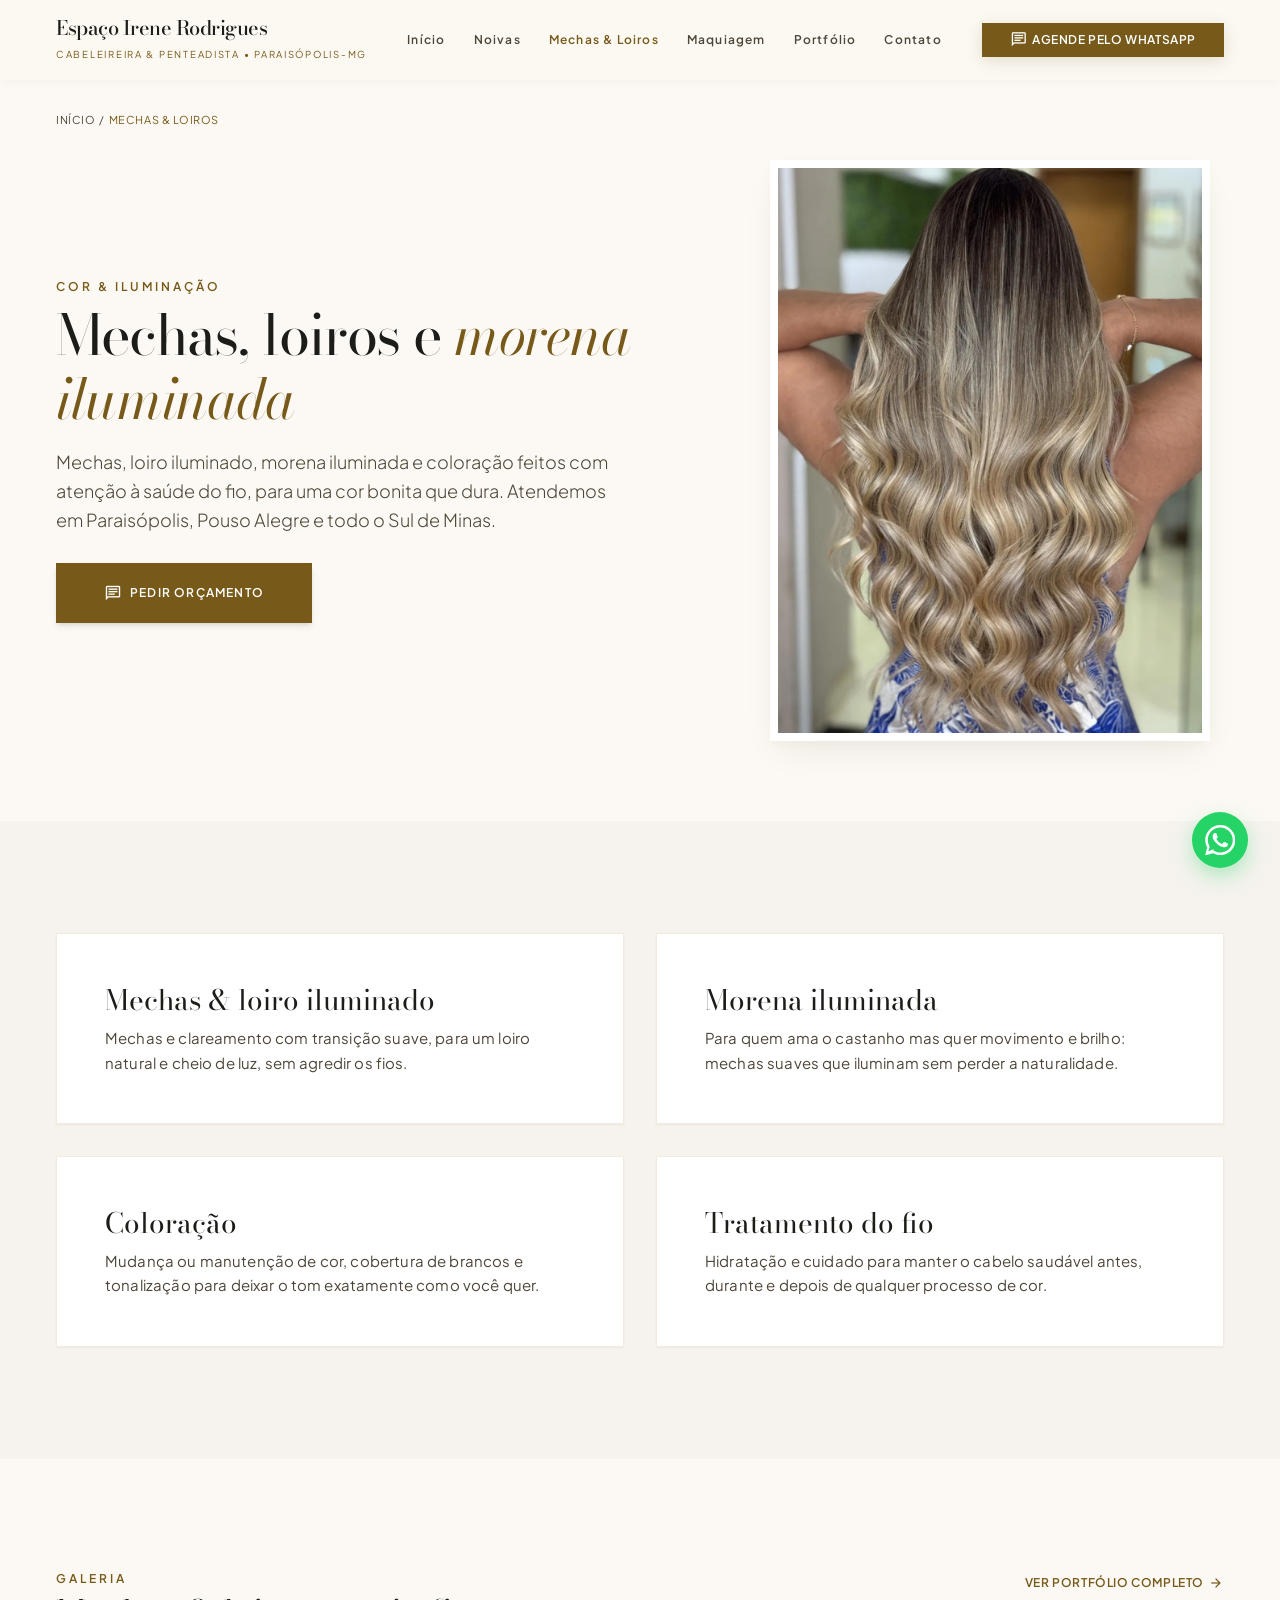
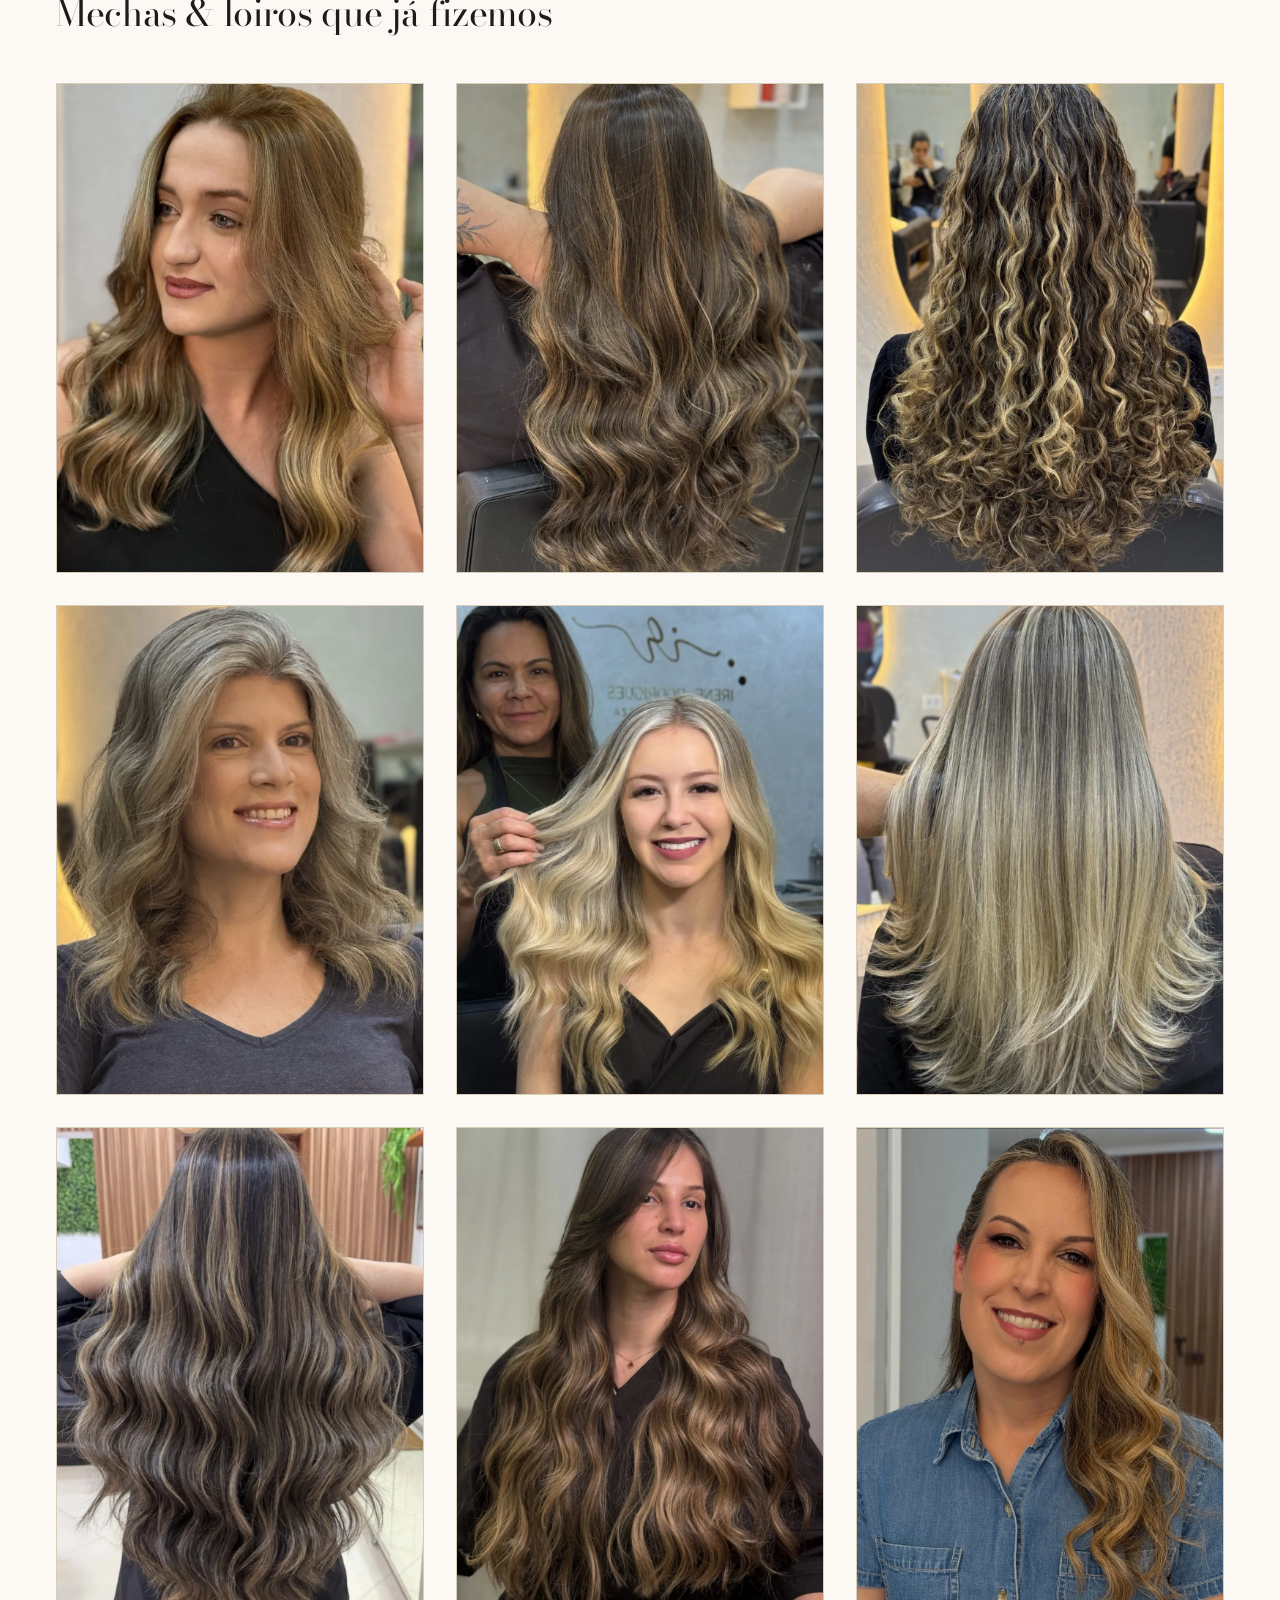
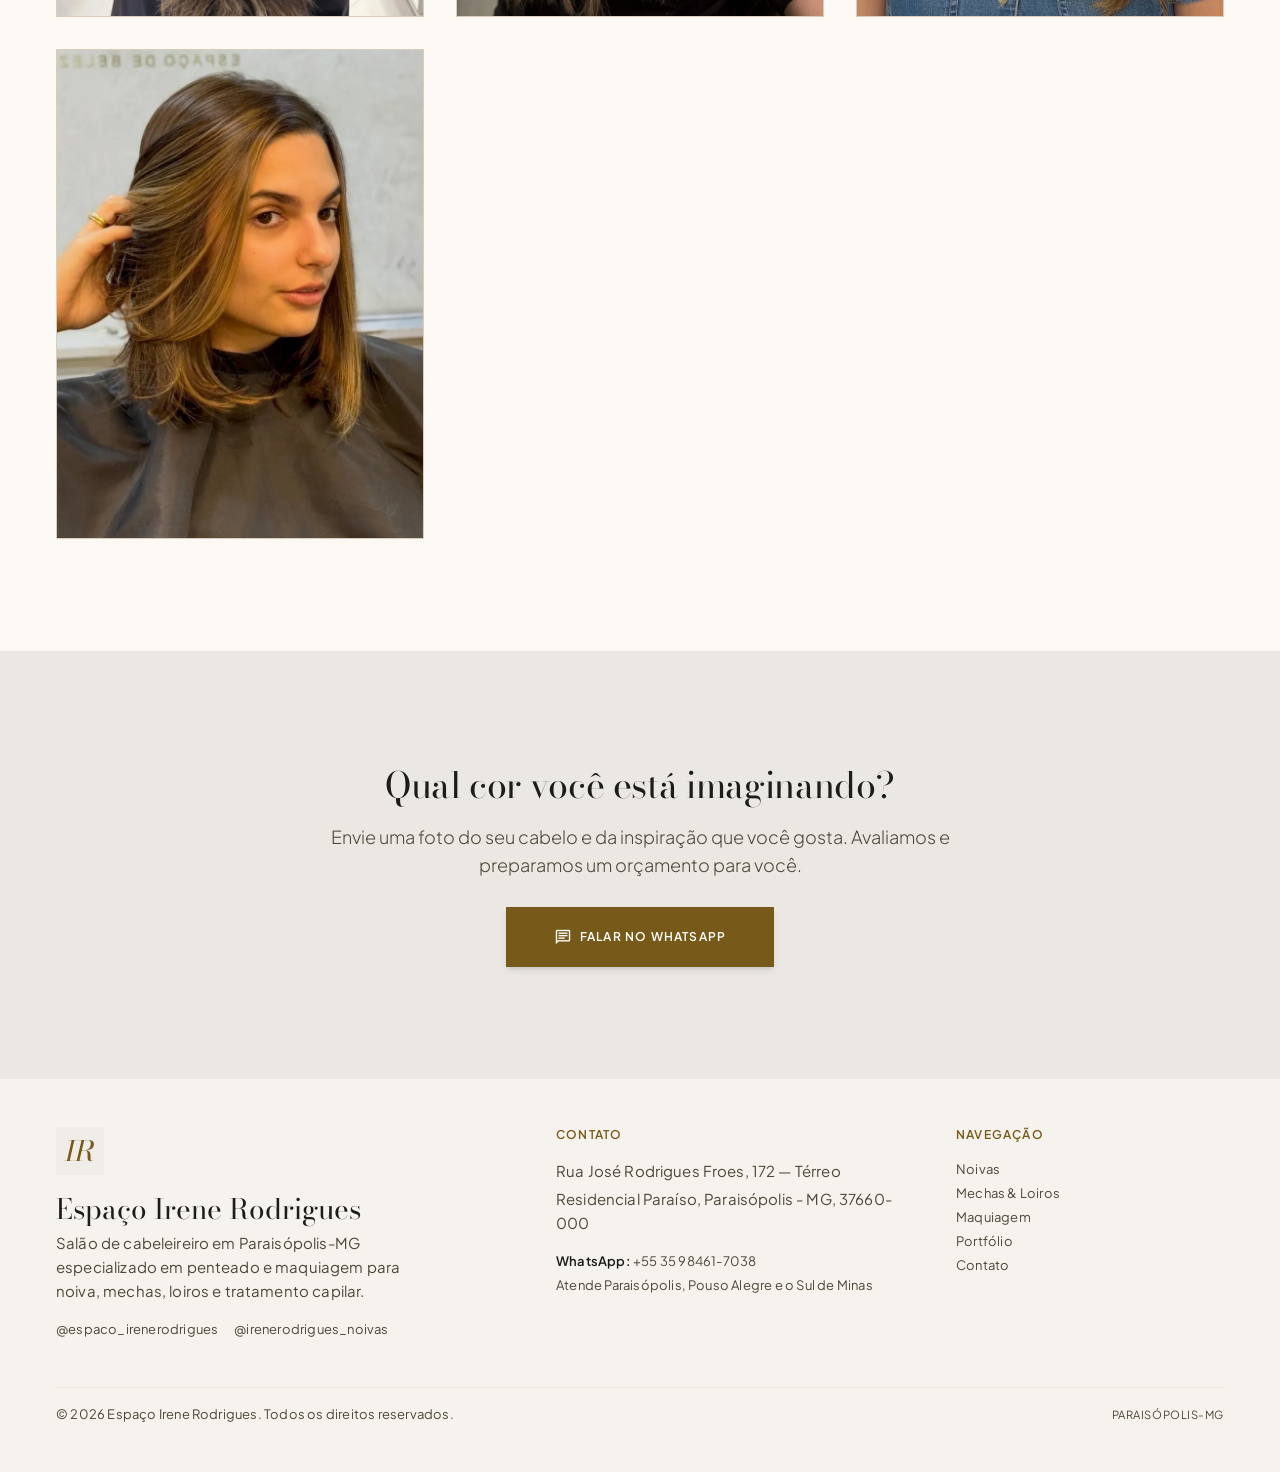
<file: mechas-loiros.html>
<!DOCTYPE html>
<html lang="pt-BR">
<head>
<meta charset="utf-8" />
<meta name="viewport" content="width=device-width, initial-scale=1.0" />
<title>Mechas, Loiros e Coloração em Paraisópolis-MG | Espaço Irene Rodrigues</title>
<meta name="description" content="Mechas, loiro iluminado, morena iluminada e coloração em Paraisópolis-MG, com cuidado total com a saúde do fio. Atendemos Pouso Alegre e o Sul de Minas. Peça orçamento no WhatsApp." />
<link rel="canonical" href="https://espacoirenerodrigues.com.br/mechas-loiros.html" />
<meta name="robots" content="index, follow" />
<meta property="og:type" content="website" />
<meta property="og:locale" content="pt_BR" />
<meta property="og:site_name" content="Espaço Irene Rodrigues" />
<meta property="og:title" content="Mechas, Loiros e Coloração em Paraisópolis-MG | Espaço Irene Rodrigues" />
<meta property="og:description" content="Mechas, loiro iluminado, morena iluminada e coloração com cuidado com a saúde do fio em Paraisópolis-MG." />
<meta property="og:url" content="https://espacoirenerodrigues.com.br/mechas-loiros.html" />
<meta property="og:image" content="https://espacoirenerodrigues.com.br/assets/img/brand/og-image.jpg" />
<meta property="og:image:width" content="1200" />
<meta property="og:image:height" content="630" />
<meta name="twitter:card" content="summary_large_image" />
<meta name="twitter:title" content="Mechas, Loiros e Coloração em Paraisópolis-MG" />
<meta name="twitter:description" content="Mechas e loiro iluminado no Sul de Minas. Espaço Irene Rodrigues." />
<meta name="twitter:image" content="https://espacoirenerodrigues.com.br/assets/img/brand/og-image.jpg" />
<meta name="theme-color" content="#fcf9f4" />
<link rel="icon" href="favicon.ico" sizes="any" />
<link rel="apple-touch-icon" href="apple-touch-icon.png" />
<link rel="manifest" href="site.webmanifest" crossorigin="use-credentials" />
<link rel="preconnect" href="https://fonts.googleapis.com" />
<link rel="preconnect" href="https://fonts.gstatic.com" crossorigin />
<link href="https://fonts.googleapis.com/css2?family=Bodoni+Moda:ital,opsz,wght@0,6..96,400..900;1,6..96,400..900&family=Plus+Jakarta+Sans:wght@300;400;500;600;700&display=swap" rel="stylesheet" />
<link href="https://fonts.googleapis.com/css2?family=Material+Symbols+Outlined:opsz,wght,FILL,GRAD@20..48,100..700,0..1,-50..200&display=swap" rel="stylesheet" />
<link rel="stylesheet" href="assets/css/tailwind.css" />
<link rel="stylesheet" href="assets/css/custom.css" />
<script type="application/ld+json">
{
  "@context": "https://schema.org",
  "@type": "Service",
  "name": "Mechas, loiros e coloração",
  "serviceType": "Coloração capilar, mechas e loiros",
  "provider": { "@id": "https://espacoirenerodrigues.com.br/#salon" },
  "areaServed": [
    { "@type": "City", "name": "Paraisópolis" },
    { "@type": "City", "name": "Pouso Alegre" },
    { "@type": "AdministrativeArea", "name": "Sul de Minas Gerais" }
  ],
  "url": "https://espacoirenerodrigues.com.br/mechas-loiros.html"
}
</script>
<script type="application/ld+json">
{
  "@context": "https://schema.org",
  "@type": "BreadcrumbList",
  "itemListElement": [
    { "@type": "ListItem", "position": 1, "name": "Início", "item": "https://espacoirenerodrigues.com.br/" },
    { "@type": "ListItem", "position": 2, "name": "Mechas & Loiros", "item": "https://espacoirenerodrigues.com.br/mechas-loiros.html" }
  ]
}
</script>
</head>
<body class="bg-surface font-body-md text-body-md text-on-surface antialiased">

<header class="fixed top-0 w-full z-50 bg-surface/90 backdrop-blur-xl shadow-[0_1px_12px_rgba(32,31,30,0.04)]">
  <div class="h-20 max-w-[1320px] mx-auto px-margin md:px-margin-desktop flex items-center justify-between">
    <a class="flex flex-col group" href="./" aria-label="Página inicial — Espaço Irene Rodrigues">
      <span class="font-headline-sm text-headline-sm tracking-tight text-on-surface group-hover:text-primary transition-colors">Espaço Irene Rodrigues</span>
      <span class="font-label-uppercase text-primary tracking-[0.18em] uppercase text-[0.6rem]">Cabeleireira &amp; Penteadista • Paraisópolis-MG</span>
    </a>
    <nav class="hidden lg:flex items-center gap-space-lg" aria-label="Navegação principal">
      <a class="font-label-uppercase text-label-uppercase text-on-surface-variant hover:text-on-surface transition-colors tracking-widest" href="./">Início</a>
      <a class="font-label-uppercase text-label-uppercase text-on-surface-variant hover:text-on-surface transition-colors tracking-widest" href="noivas.html">Noivas</a>
      <a class="font-label-uppercase text-label-uppercase text-primary font-semibold transition-colors tracking-widest" href="mechas-loiros.html" aria-current="page">Mechas &amp; Loiros</a>
      <a class="font-label-uppercase text-label-uppercase text-on-surface-variant hover:text-on-surface transition-colors tracking-widest" href="maquiagem.html">Maquiagem</a>
      <a class="font-label-uppercase text-label-uppercase text-on-surface-variant hover:text-on-surface transition-colors tracking-widest" href="portfolio.html">Portfólio</a>
      <a class="font-label-uppercase text-label-uppercase text-on-surface-variant hover:text-on-surface transition-colors tracking-widest" href="contato.html">Contato</a>
    </nav>
    <div class="flex items-center gap-space-md">
      <a class="hidden sm:inline-flex items-center justify-center gap-space-xs bg-primary text-on-primary hover:bg-on-surface hover:text-primary-fixed transition-all duration-300 px-space-lg py-space-sm rounded-DEFAULT font-label-uppercase text-label-uppercase tracking-wider uppercase shadow-[0_4px_16px_rgba(119,90,25,0.18)]" href="https://wa.me/5535984617038?text=Ol%C3%A1!%20Gostaria%20de%20um%20or%C3%A7amento%20de%20mechas%2Floiro." target="_blank" rel="noopener noreferrer">
        <span class="material-symbols-outlined text-[1.1rem]">chat</span><span>Agende pelo WhatsApp</span>
      </a>
      <button type="button" class="lg:hidden inline-flex items-center justify-center w-10 h-10 text-on-surface" data-menu-toggle aria-label="Abrir menu" aria-expanded="false" aria-controls="mobile-menu">
        <span class="material-symbols-outlined text-2xl">menu</span>
      </button>
    </div>
  </div>
  <div id="mobile-menu" class="mobile-menu lg:hidden border-t border-outline-variant/30 bg-surface/98 backdrop-blur-xl" data-mobile-menu>
    <nav class="flex flex-col px-margin py-space-md" aria-label="Navegação mobile">
      <a class="py-space-sm font-label-uppercase text-label-uppercase tracking-widest uppercase text-on-surface-variant" href="./">Início</a>
      <a class="py-space-sm font-label-uppercase text-label-uppercase tracking-widest uppercase text-on-surface-variant" href="noivas.html">Noivas</a>
      <a class="py-space-sm font-label-uppercase text-label-uppercase tracking-widest uppercase text-primary font-semibold" href="mechas-loiros.html">Mechas &amp; Loiros</a>
      <a class="py-space-sm font-label-uppercase text-label-uppercase tracking-widest uppercase text-on-surface-variant" href="maquiagem.html">Maquiagem</a>
      <a class="py-space-sm font-label-uppercase text-label-uppercase tracking-widest uppercase text-on-surface-variant" href="portfolio.html">Portfólio</a>
      <a class="py-space-sm font-label-uppercase text-label-uppercase tracking-widest uppercase text-on-surface-variant" href="contato.html">Contato</a>
      <a class="mt-space-sm inline-flex items-center justify-center gap-space-xs bg-primary text-on-primary px-space-lg py-space-sm rounded-DEFAULT font-label-uppercase text-label-uppercase tracking-wider uppercase" href="https://wa.me/5535984617038?text=Ol%C3%A1!%20Gostaria%20de%20um%20or%C3%A7amento%20de%20mechas%2Floiro." target="_blank" rel="noopener noreferrer">Agende pelo WhatsApp</a>
    </nav>
  </div>
</header>

<main class="w-full pt-20 bg-surface">

<nav class="max-w-[1320px] mx-auto px-margin md:px-margin-desktop pt-space-lg" aria-label="Trilha de navegação">
  <ol class="flex items-center gap-space-xs font-label-uppercase text-[0.68rem] tracking-wider uppercase text-on-surface-variant">
    <li><a href="./" class="hover:text-primary">Início</a></li>
    <li aria-hidden="true">/</li>
    <li class="text-primary">Mechas &amp; Loiros</li>
  </ol>
</nav>

<section class="w-full bg-surface pt-space-lg pb-space-xl lg:pb-20">
  <div class="max-w-[1320px] mx-auto px-margin md:px-margin-desktop">
    <div class="grid grid-cols-1 lg:grid-cols-12 gap-gutter-desktop items-center">
      <div class="lg:col-span-7">
        <span class="font-label-uppercase text-label-uppercase text-primary tracking-[0.25em] uppercase mb-space-sm block">Cor &amp; Iluminação</span>
        <h1 class="font-display-lg text-display-lg-mobile md:text-display-lg text-on-surface leading-[1.08] tracking-tight mb-space-md">
          Mechas, loiros e <span class="italic text-primary">morena iluminada</span>
        </h1>
        <p class="font-body-lg text-body-lg text-on-surface-variant max-w-xl mb-space-lg font-light leading-relaxed">
          Mechas, loiro iluminado, morena iluminada e coloração feitos com atenção à saúde do fio, para uma cor bonita que dura. Atendemos em Paraisópolis, Pouso Alegre e todo o Sul de Minas.
        </p>
        <a class="inline-flex items-center justify-center gap-space-sm bg-primary text-on-primary hover:bg-on-surface hover:text-primary-fixed transition-all px-space-xl py-4 rounded-DEFAULT font-label-uppercase text-label-uppercase tracking-widest uppercase shadow-md" href="https://wa.me/5535984617038?text=Ol%C3%A1!%20Gostaria%20de%20um%20or%C3%A7amento%20de%20mechas%2Floiro." target="_blank" rel="noopener noreferrer">
          <span class="material-symbols-outlined text-lg">chat</span><span>Pedir orçamento</span>
        </a>
      </div>
      <div class="lg:col-span-5 relative mt-space-lg lg:mt-0">
        <div class="relative bg-surface-container-lowest p-2 shadow-gold rounded-DEFAULT overflow-hidden max-w-[440px] mx-auto">
          <div class="relative overflow-hidden aspect-[3/4] bg-surface-dim">
            <picture>
              <source srcset="assets/img/portfolio/mechas-loiros-capa.webp" type="image/webp" />
              <img src="assets/img/portfolio/mechas-loiros-capa.jpg" width="1176" height="1400" alt="Cabelo com mechas e loiro iluminado em ondas, trabalho de coloração do Espaço Irene Rodrigues" class="w-full h-full object-cover object-top" />
            </picture>
          </div>
        </div>
      </div>
    </div>
  </div>
</section>

<section class="w-full bg-surface-container-low py-20 lg:py-28">
  <div class="max-w-[1320px] mx-auto px-margin md:px-margin-desktop">
    <div class="grid grid-cols-1 md:grid-cols-2 gap-gutter-desktop">
      <div class="bg-surface-container-lowest p-space-xl rounded-DEFAULT shadow-sm keyline-gold">
        <h3 class="font-headline-md text-headline-md text-on-surface mb-space-sm">Mechas &amp; loiro iluminado</h3>
        <p class="font-body-md text-body-md text-on-surface-variant leading-relaxed">Mechas e clareamento com transição suave, para um loiro natural e cheio de luz, sem agredir os fios.</p>
      </div>
      <div class="bg-surface-container-lowest p-space-xl rounded-DEFAULT shadow-sm keyline-gold">
        <h3 class="font-headline-md text-headline-md text-on-surface mb-space-sm">Morena iluminada</h3>
        <p class="font-body-md text-body-md text-on-surface-variant leading-relaxed">Para quem ama o castanho mas quer movimento e brilho: mechas suaves que iluminam sem perder a naturalidade.</p>
      </div>
      <div class="bg-surface-container-lowest p-space-xl rounded-DEFAULT shadow-sm keyline-gold">
        <h3 class="font-headline-md text-headline-md text-on-surface mb-space-sm">Coloração</h3>
        <p class="font-body-md text-body-md text-on-surface-variant leading-relaxed">Mudança ou manutenção de cor, cobertura de brancos e tonalização para deixar o tom exatamente como você quer.</p>
      </div>
      <div class="bg-surface-container-lowest p-space-xl rounded-DEFAULT shadow-sm keyline-gold">
        <h3 class="font-headline-md text-headline-md text-on-surface mb-space-sm">Tratamento do fio</h3>
        <p class="font-body-md text-body-md text-on-surface-variant leading-relaxed">Hidratação e cuidado para manter o cabelo saudável antes, durante e depois de qualquer processo de cor.</p>
      </div>
    </div>
  </div>
</section>

<section class="w-full bg-surface py-20 lg:py-28">
  <div class="max-w-[1320px] mx-auto px-margin md:px-margin-desktop">
    <div class="flex flex-col md:flex-row md:items-end justify-between mb-space-xl">
      <div class="max-w-2xl">
        <span class="font-label-uppercase text-label-uppercase text-primary tracking-[0.25em] uppercase mb-space-xs block">Galeria</span>
        <h2 class="font-display-lg text-headline-lg lg:text-display-lg-mobile text-on-surface leading-tight">Mechas &amp; loiros que já fizemos</h2>
      </div>
      <a class="mt-space-md md:mt-0 inline-flex items-center gap-1 font-label-uppercase text-label-uppercase tracking-wider uppercase text-primary hover:translate-x-1 transition-transform self-start" href="portfolio.html">Ver portfólio completo <span class="material-symbols-outlined text-base">arrow_forward</span></a>
    </div>
    <div class="grid grid-cols-2 md:grid-cols-3 gap-gutter md:gap-gutter-desktop">
      <div class="overflow-hidden rounded-DEFAULT bg-surface-dim keyline-gold"><picture><source srcset="assets/img/portfolio/loiro-iluminado-ondas-04.webp" type="image/webp" /><img src="assets/img/portfolio/loiro-iluminado-ondas-04.jpg" width="1000" height="1400" loading="lazy" alt="Cabelo loiro iluminado em ondas, trabalho de coloração do Espaço Irene Rodrigues" class="folio-img" /></picture></div>
      <div class="overflow-hidden rounded-DEFAULT bg-surface-dim keyline-gold"><picture><source srcset="assets/img/portfolio/morena-iluminada-ondas-05.webp" type="image/webp" /><img src="assets/img/portfolio/morena-iluminada-ondas-05.jpg" width="1000" height="1400" loading="lazy" alt="Cabelo morena iluminada em ondas, trabalho de coloração do Espaço Irene Rodrigues" class="folio-img" /></picture></div>
      <div class="overflow-hidden rounded-DEFAULT bg-surface-dim keyline-gold"><picture><source srcset="assets/img/portfolio/mechas-cabelo-cacheado-06.webp" type="image/webp" /><img src="assets/img/portfolio/mechas-cabelo-cacheado-06.jpg" width="1000" height="1400" loading="lazy" alt="Mechas em cabelo cacheado, trabalho de coloração do Espaço Irene Rodrigues" class="folio-img" /></picture></div>
      <div class="overflow-hidden rounded-DEFAULT bg-surface-dim keyline-gold"><picture><source srcset="assets/img/portfolio/mechas-iluminado-acinzentado-07.webp" type="image/webp" /><img src="assets/img/portfolio/mechas-iluminado-acinzentado-07.jpg" width="1000" height="1400" loading="lazy" alt="Mechas com iluminado acinzentado, trabalho de coloração do Espaço Irene Rodrigues" class="folio-img" /></picture></div>
      <div class="overflow-hidden rounded-DEFAULT bg-surface-dim keyline-gold"><picture><source srcset="assets/img/portfolio/loiro-claro-ondas-irene-08.webp" type="image/webp" /><img src="assets/img/portfolio/loiro-claro-ondas-irene-08.jpg" width="1000" height="1400" loading="lazy" alt="Loiro claro em ondas sendo finalizado pela Irene, trabalho do Espaço Irene Rodrigues" class="folio-img" /></picture></div>
      <div class="overflow-hidden rounded-DEFAULT bg-surface-dim keyline-gold"><picture><source srcset="assets/img/portfolio/loiro-mechas-liso-09.webp" type="image/webp" /><img src="assets/img/portfolio/loiro-mechas-liso-09.jpg" width="1000" height="1400" loading="lazy" alt="Loiro com mechas em cabelo liso, trabalho de coloração do Espaço Irene Rodrigues" class="folio-img" /></picture></div>
      <div class="overflow-hidden rounded-DEFAULT bg-surface-dim keyline-gold"><picture><source srcset="assets/img/portfolio/morena-iluminada-ondas-longas-10.webp" type="image/webp" /><img src="assets/img/portfolio/morena-iluminada-ondas-longas-10.jpg" width="1000" height="1400" loading="lazy" alt="Morena iluminada em ondas longas, trabalho de coloração do Espaço Irene Rodrigues" class="folio-img" /></picture></div>
      <div class="overflow-hidden rounded-DEFAULT bg-surface-dim keyline-gold"><picture><source srcset="assets/img/portfolio/morena-iluminada-franja-ondas-11.webp" type="image/webp" /><img src="assets/img/portfolio/morena-iluminada-franja-ondas-11.jpg" width="1000" height="1400" loading="lazy" alt="Morena iluminada com franja e ondas, trabalho de coloração do Espaço Irene Rodrigues" class="folio-img" /></picture></div>
      <div class="overflow-hidden rounded-DEFAULT bg-surface-dim keyline-gold"><picture><source srcset="assets/img/portfolio/loiro-mechas-iluminado-01.webp" type="image/webp" /><img src="assets/img/portfolio/loiro-mechas-iluminado-01.jpg" width="1000" height="1333" loading="lazy" alt="Cabelo loiro iluminado com mechas e ondas" class="folio-img" /></picture></div>
      <div class="overflow-hidden rounded-DEFAULT bg-surface-dim keyline-gold"><picture><source srcset="assets/img/portfolio/mechas-balayage-corte-02.webp" type="image/webp" /><img src="assets/img/portfolio/mechas-balayage-corte-02.jpg" width="1000" height="1000" loading="lazy" alt="Mechas estilo balayage em corte médio" class="folio-img" /></picture></div>
    </div>
  </div>
</section>

<section class="w-full bg-surface-container-high py-20 lg:py-28">
  <div class="max-w-[1320px] mx-auto px-margin md:px-margin-desktop text-center">
    <h2 class="font-display-lg text-headline-lg lg:text-display-lg-mobile text-on-surface mb-space-md">Qual cor você está imaginando?</h2>
    <p class="font-body-lg text-body-lg text-on-surface-variant max-w-2xl mx-auto mb-space-lg font-light">Envie uma foto do seu cabelo e da inspiração que você gosta. Avaliamos e preparamos um orçamento para você.</p>
    <a class="inline-flex items-center justify-center gap-space-sm bg-primary text-on-primary hover:bg-on-surface hover:text-primary-fixed transition-all px-space-xl py-4 rounded-DEFAULT font-label-uppercase text-label-uppercase tracking-widest uppercase shadow-md" href="https://wa.me/5535984617038?text=Ol%C3%A1!%20Gostaria%20de%20um%20or%C3%A7amento%20de%20mechas%2Floiro." target="_blank" rel="noopener noreferrer">
      <span class="material-symbols-outlined text-lg">chat</span><span>Falar no WhatsApp</span>
    </a>
  </div>
</section>

</main>

<footer class="w-full bg-surface-container-low text-on-surface">
  <div class="max-w-[1320px] mx-auto px-margin md:px-margin-desktop py-space-xl">
    <div class="grid grid-cols-1 md:grid-cols-12 gap-gutter-desktop mb-space-xl">
      <div class="md:col-span-5 flex flex-col items-start">
        <div class="w-12 h-12 mb-space-md flex items-center justify-center bg-surface-container rounded-DEFAULT text-primary font-headline-md text-headline-md italic">IR</div>
        <span class="font-headline-md text-headline-md text-on-surface mb-space-xs">Espaço Irene Rodrigues</span>
        <p class="font-body-md text-body-md text-on-surface-variant max-w-sm mb-space-md">Salão de cabeleireiro em Paraisópolis-MG especializado em penteado e maquiagem para noiva, mechas, loiros e tratamento capilar.</p>
        <div class="flex items-center gap-space-md text-primary">
          <a class="font-body-sm text-body-sm text-on-surface-variant hover:text-primary transition-colors" href="https://www.instagram.com/espaco_irenerodrigues/" target="_blank" rel="noopener noreferrer">@espaco_irenerodrigues</a>
          <a class="font-body-sm text-body-sm text-on-surface-variant hover:text-primary transition-colors" href="https://www.instagram.com/irenerodrigues_noivas/" target="_blank" rel="noopener noreferrer">@irenerodrigues_noivas</a>
        </div>
      </div>
      <div class="md:col-span-4 flex flex-col">
        <span class="font-label-uppercase text-label-uppercase text-primary mb-space-md tracking-widest uppercase">Contato</span>
        <p class="font-body-md text-body-md text-on-surface-variant mb-space-xs">Rua José Rodrigues Froes, 172 — Térreo</p>
        <p class="font-body-md text-body-md text-on-surface-variant mb-space-md">Residencial Paraíso, Paraisópolis - MG, 37660-000</p>
        <p class="font-body-sm text-body-sm text-on-surface-variant mb-space-xs"><span class="font-semibold text-on-surface">WhatsApp:</span> <a class="hover:text-primary" href="https://wa.me/5535984617038" target="_blank" rel="noopener noreferrer">+55 35 98461-7038</a></p>
        <p class="font-body-sm text-body-sm text-on-surface-variant">Atende Paraisópolis, Pouso Alegre e o Sul de Minas</p>
      </div>
      <div class="md:col-span-3 flex flex-col">
        <span class="font-label-uppercase text-label-uppercase text-primary mb-space-md tracking-widest uppercase">Navegação</span>
        <a class="font-body-sm text-body-sm text-on-surface-variant mb-space-xs hover:text-primary" href="noivas.html">Noivas</a>
        <a class="font-body-sm text-body-sm text-on-surface-variant mb-space-xs hover:text-primary" href="mechas-loiros.html">Mechas &amp; Loiros</a>
        <a class="font-body-sm text-body-sm text-on-surface-variant mb-space-xs hover:text-primary" href="maquiagem.html">Maquiagem</a>
        <a class="font-body-sm text-body-sm text-on-surface-variant mb-space-xs hover:text-primary" href="portfolio.html">Portfólio</a>
        <a class="font-body-sm text-body-sm text-on-surface-variant hover:text-primary" href="contato.html">Contato</a>
      </div>
    </div>
    <div class="pt-space-md border-t border-outline-variant/30 flex flex-col sm:flex-row items-center justify-between gap-space-sm text-on-surface-variant font-body-sm text-body-sm">
      <p>© <span data-year>2026</span> Espaço Irene Rodrigues. Todos os direitos reservados.</p>
      <p class="font-label-uppercase text-[0.7rem] tracking-wider uppercase">Paraisópolis-MG</p>
    </div>
  </div>
</footer>

<a class="wa-float" href="https://wa.me/5535984617038?text=Ol%C3%A1!%20Gostaria%20de%20um%20or%C3%A7amento%20de%20mechas%2Floiro." target="_blank" rel="noopener noreferrer" aria-label="Falar no WhatsApp">
  <svg viewBox="0 0 24 24" fill="currentColor" aria-hidden="true"><path d="M.057 24l1.687-6.163a11.867 11.867 0 01-1.587-5.945C.16 5.335 5.495 0 12.05 0a11.817 11.817 0 018.413 3.488 11.824 11.824 0 013.48 8.414c-.003 6.557-5.338 11.892-11.893 11.892a11.9 11.9 0 01-5.688-1.448L.057 24zm6.597-3.807c1.676.995 3.276 1.591 5.392 1.592 5.448 0 9.886-4.434 9.889-9.885.002-5.462-4.415-9.89-9.881-9.892-5.452 0-9.887 4.434-9.889 9.884a9.82 9.82 0 001.517 5.26l-.999 3.648 3.971-1.607zm11.387-5.464c-.074-.124-.272-.198-.57-.347-.297-.149-1.758-.868-2.031-.967-.272-.099-.47-.149-.669.149-.198.297-.768.967-.941 1.165-.173.198-.347.223-.644.074-.297-.149-1.255-.462-2.39-1.475-.883-.788-1.48-1.761-1.653-2.059-.173-.297-.018-.458.13-.606.134-.133.297-.347.446-.52.149-.174.198-.298.298-.497.099-.198.05-.372-.025-.521-.075-.149-.669-1.612-.916-2.207-.242-.579-.487-.5-.669-.51l-.57-.01c-.198 0-.52.074-.792.372s-1.04 1.016-1.04 2.479 1.065 2.876 1.213 3.074c.149.198 2.095 3.2 5.076 4.487.709.306 1.263.489 1.694.626.712.226 1.36.194 1.872.118.571-.085 1.758-.719 2.006-1.413.248-.695.248-1.29.173-1.414z"/></svg>
</a>
<script src="assets/js/main.js" defer></script>
</body>
</html>
</file>
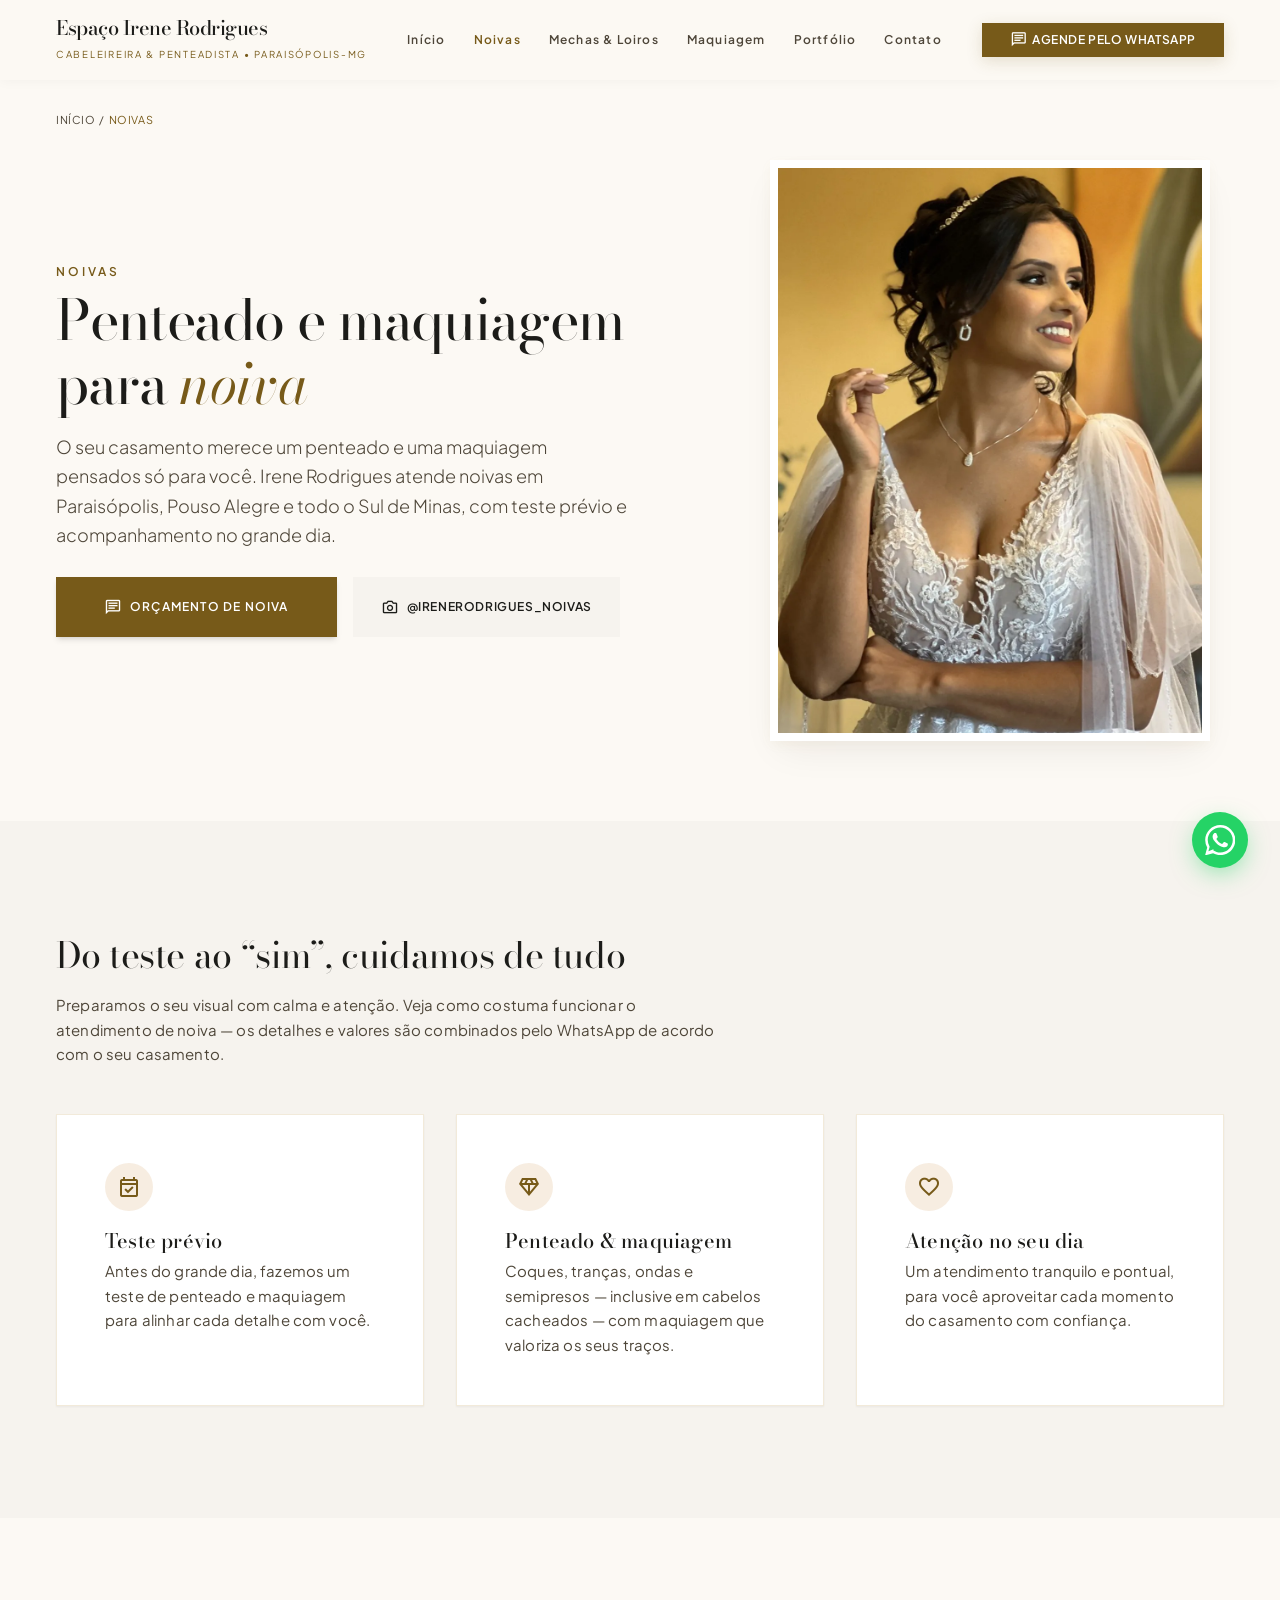
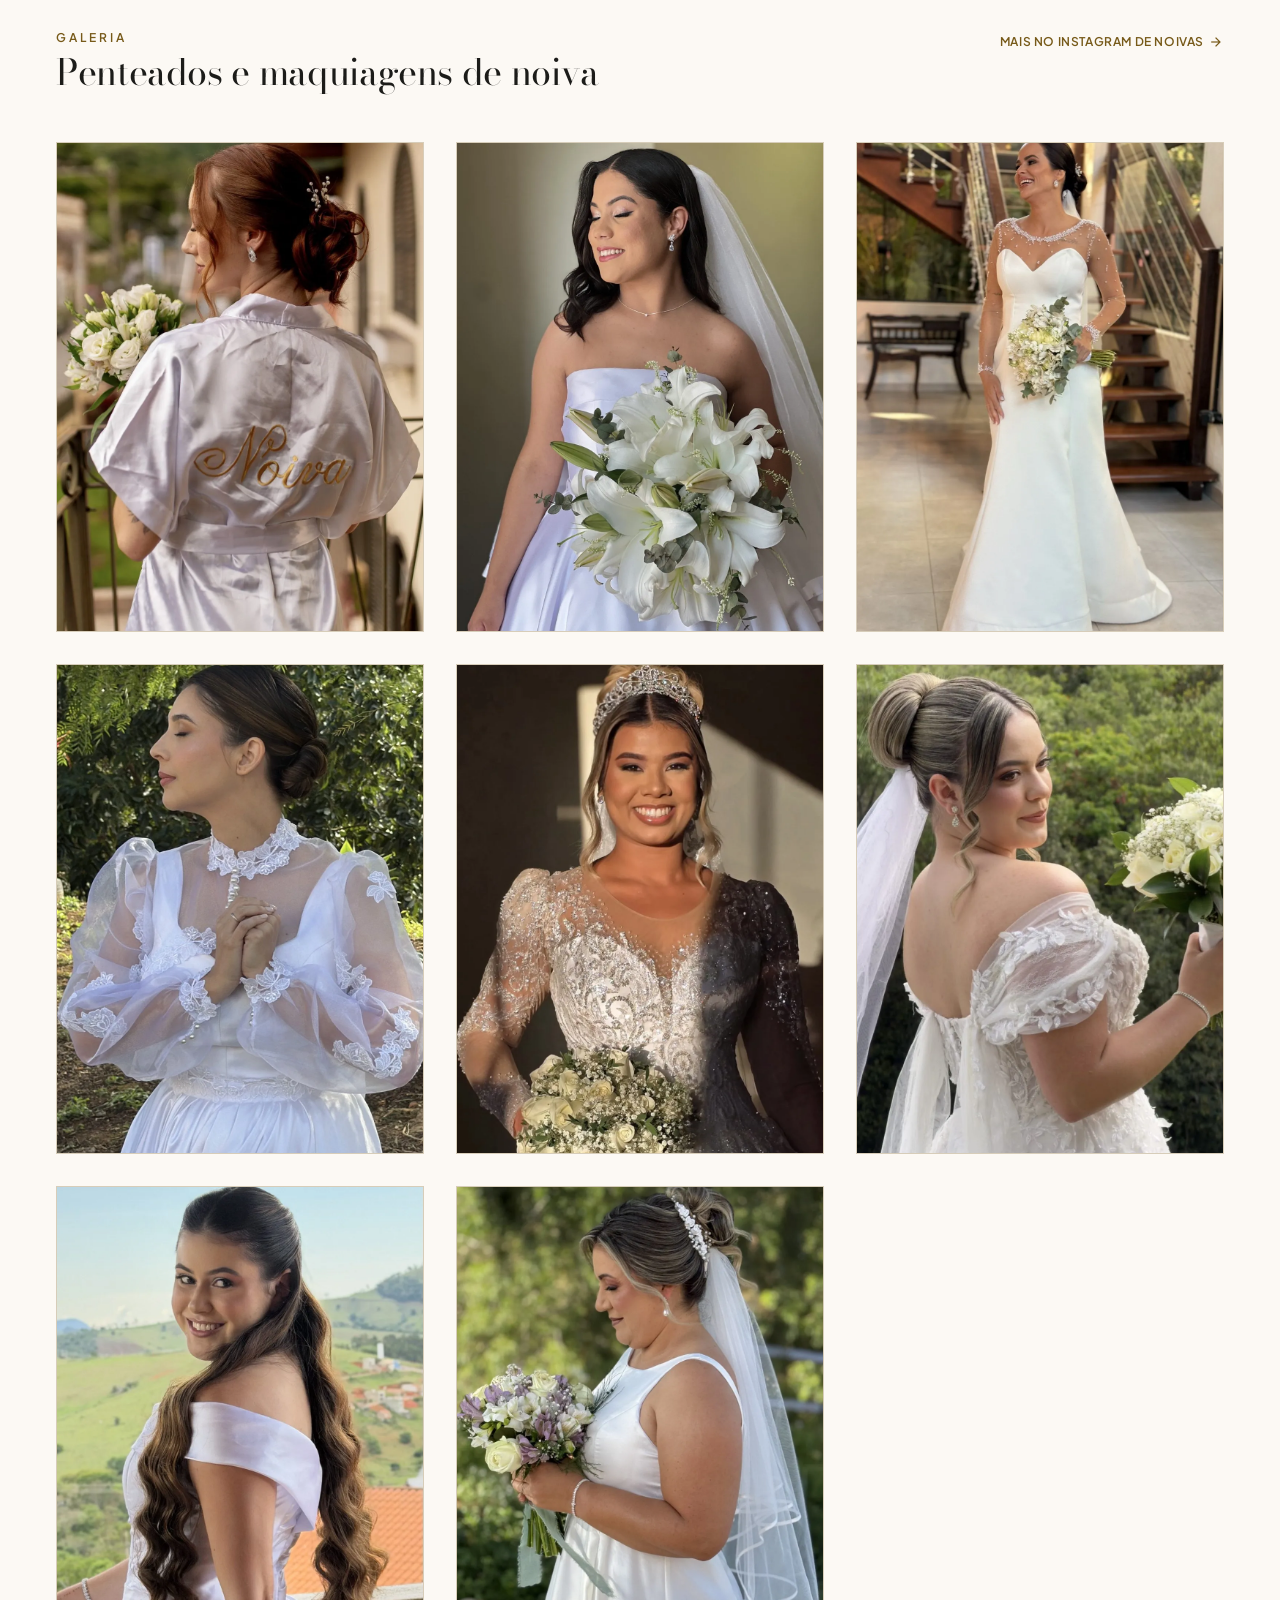
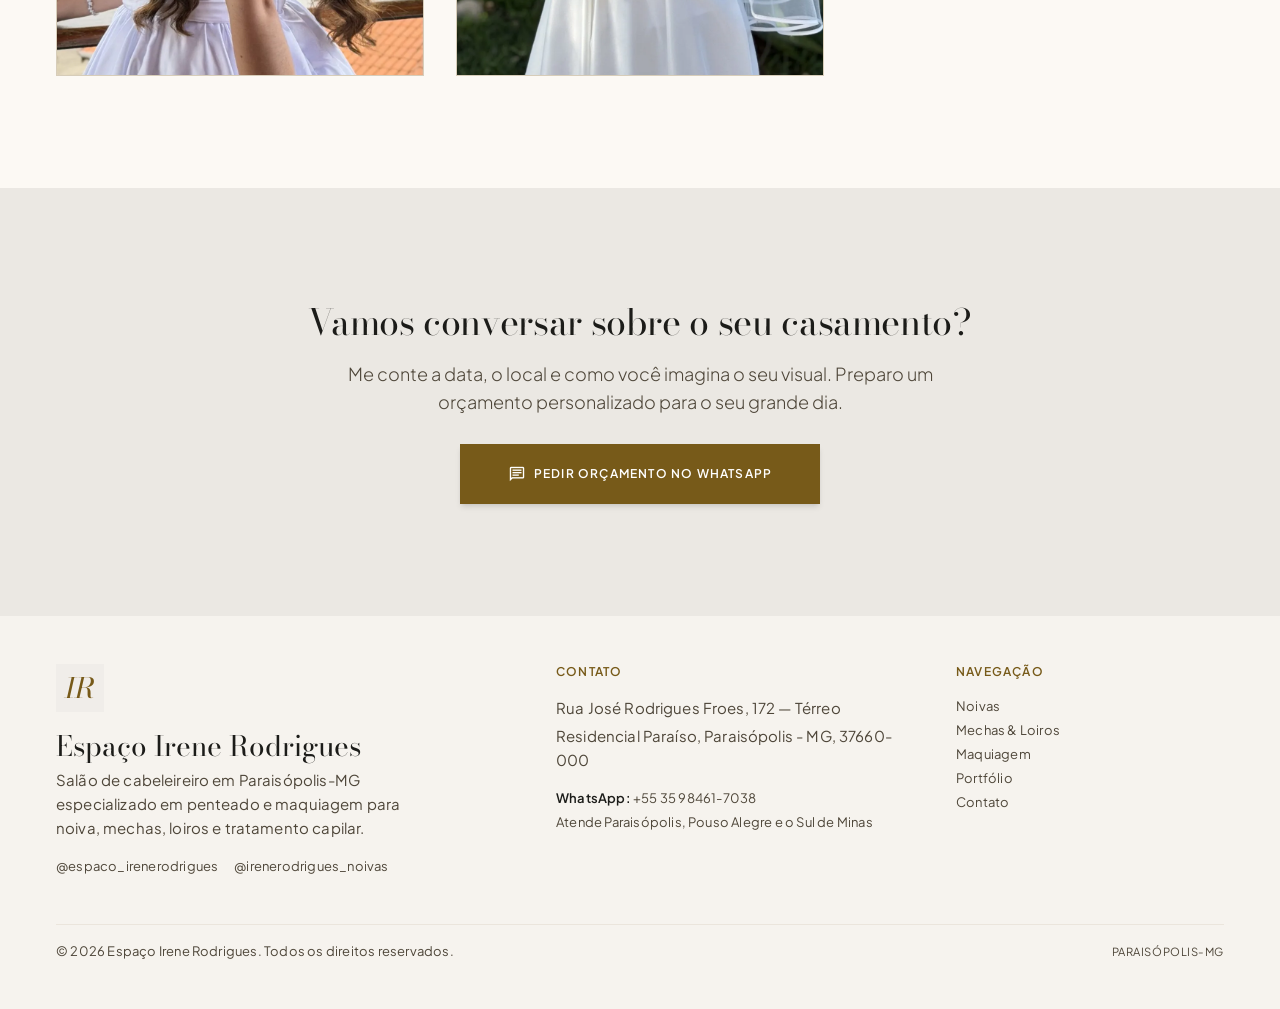
<file: noivas.html>
<!DOCTYPE html>
<html lang="pt-BR">
<head>
<meta charset="utf-8" />
<meta name="viewport" content="width=device-width, initial-scale=1.0" />
<title>Penteado e Maquiagem para Noiva em Paraisópolis-MG | Espaço Irene Rodrigues</title>
<meta name="description" content="Penteado e maquiagem para noiva em Paraisópolis, Pouso Alegre e Sul de Minas. Teste prévio, acompanhamento no grande dia e penteados para todos os tipos de cabelo. Peça orçamento no WhatsApp." />
<link rel="canonical" href="https://espacoirenerodrigues.com.br/noivas.html" />
<meta name="robots" content="index, follow" />
<meta property="og:type" content="website" />
<meta property="og:locale" content="pt_BR" />
<meta property="og:site_name" content="Espaço Irene Rodrigues" />
<meta property="og:title" content="Penteado e Maquiagem para Noiva em Paraisópolis-MG | Espaço Irene Rodrigues" />
<meta property="og:description" content="Penteado e maquiagem para noiva em Paraisópolis, Pouso Alegre e Sul de Minas. Teste prévio e acompanhamento no grande dia." />
<meta property="og:url" content="https://espacoirenerodrigues.com.br/noivas.html" />
<meta property="og:image" content="https://espacoirenerodrigues.com.br/assets/img/brand/og-image.jpg" />
<meta property="og:image:width" content="1200" />
<meta property="og:image:height" content="630" />
<meta name="twitter:card" content="summary_large_image" />
<meta name="twitter:title" content="Penteado e Maquiagem para Noiva em Paraisópolis-MG" />
<meta name="twitter:description" content="Penteado e maquiagem para noiva no Sul de Minas. Espaço Irene Rodrigues." />
<meta name="twitter:image" content="https://espacoirenerodrigues.com.br/assets/img/brand/og-image.jpg" />
<meta name="theme-color" content="#fcf9f4" />
<link rel="icon" href="favicon.ico" sizes="any" />
<link rel="apple-touch-icon" href="apple-touch-icon.png" />
<link rel="manifest" href="site.webmanifest" crossorigin="use-credentials" />
<link rel="preconnect" href="https://fonts.googleapis.com" />
<link rel="preconnect" href="https://fonts.gstatic.com" crossorigin />
<link href="https://fonts.googleapis.com/css2?family=Bodoni+Moda:ital,opsz,wght@0,6..96,400..900;1,6..96,400..900&family=Plus+Jakarta+Sans:wght@300;400;500;600;700&display=swap" rel="stylesheet" />
<link href="https://fonts.googleapis.com/css2?family=Material+Symbols+Outlined:opsz,wght,FILL,GRAD@20..48,100..700,0..1,-50..200&display=swap" rel="stylesheet" />
<link rel="stylesheet" href="assets/css/tailwind.css" />
<link rel="stylesheet" href="assets/css/custom.css" />
<script type="application/ld+json">
{
  "@context": "https://schema.org",
  "@type": "Service",
  "name": "Penteado e maquiagem para noiva",
  "serviceType": "Penteado e maquiagem para noiva",
  "provider": { "@id": "https://espacoirenerodrigues.com.br/#salon" },
  "areaServed": [
    { "@type": "City", "name": "Paraisópolis" },
    { "@type": "City", "name": "Pouso Alegre" },
    { "@type": "AdministrativeArea", "name": "Sul de Minas Gerais" }
  ],
  "url": "https://espacoirenerodrigues.com.br/noivas.html"
}
</script>
<script type="application/ld+json">
{
  "@context": "https://schema.org",
  "@type": "BreadcrumbList",
  "itemListElement": [
    { "@type": "ListItem", "position": 1, "name": "Início", "item": "https://espacoirenerodrigues.com.br/" },
    { "@type": "ListItem", "position": 2, "name": "Noivas", "item": "https://espacoirenerodrigues.com.br/noivas.html" }
  ]
}
</script>
</head>
<body class="bg-surface font-body-md text-body-md text-on-surface antialiased">

<header class="fixed top-0 w-full z-50 bg-surface/90 backdrop-blur-xl shadow-[0_1px_12px_rgba(32,31,30,0.04)]">
  <div class="h-20 max-w-[1320px] mx-auto px-margin md:px-margin-desktop flex items-center justify-between">
    <a class="flex flex-col group" href="./" aria-label="Página inicial — Espaço Irene Rodrigues">
      <span class="font-headline-sm text-headline-sm tracking-tight text-on-surface group-hover:text-primary transition-colors">Espaço Irene Rodrigues</span>
      <span class="font-label-uppercase text-primary tracking-[0.18em] uppercase text-[0.6rem]">Cabeleireira &amp; Penteadista • Paraisópolis-MG</span>
    </a>
    <nav class="hidden lg:flex items-center gap-space-lg" aria-label="Navegação principal">
      <a class="font-label-uppercase text-label-uppercase text-on-surface-variant hover:text-on-surface transition-colors tracking-widest" href="./">Início</a>
      <a class="font-label-uppercase text-label-uppercase text-primary font-semibold transition-colors tracking-widest" href="noivas.html" aria-current="page">Noivas</a>
      <a class="font-label-uppercase text-label-uppercase text-on-surface-variant hover:text-on-surface transition-colors tracking-widest" href="mechas-loiros.html">Mechas &amp; Loiros</a>
      <a class="font-label-uppercase text-label-uppercase text-on-surface-variant hover:text-on-surface transition-colors tracking-widest" href="maquiagem.html">Maquiagem</a>
      <a class="font-label-uppercase text-label-uppercase text-on-surface-variant hover:text-on-surface transition-colors tracking-widest" href="portfolio.html">Portfólio</a>
      <a class="font-label-uppercase text-label-uppercase text-on-surface-variant hover:text-on-surface transition-colors tracking-widest" href="contato.html">Contato</a>
    </nav>
    <div class="flex items-center gap-space-md">
      <a class="hidden sm:inline-flex items-center justify-center gap-space-xs bg-primary text-on-primary hover:bg-on-surface hover:text-primary-fixed transition-all duration-300 px-space-lg py-space-sm rounded-DEFAULT font-label-uppercase text-label-uppercase tracking-wider uppercase shadow-[0_4px_16px_rgba(119,90,25,0.18)]" href="https://wa.me/5535984617038?text=Ol%C3%A1!%20Sou%20noiva%20e%20gostaria%20de%20um%20or%C3%A7amento%20de%20penteado%20e%20maquiagem." target="_blank" rel="noopener noreferrer">
        <span class="material-symbols-outlined text-[1.1rem]">chat</span><span>Agende pelo WhatsApp</span>
      </a>
      <button type="button" class="lg:hidden inline-flex items-center justify-center w-10 h-10 text-on-surface" data-menu-toggle aria-label="Abrir menu" aria-expanded="false" aria-controls="mobile-menu">
        <span class="material-symbols-outlined text-2xl">menu</span>
      </button>
    </div>
  </div>
  <div id="mobile-menu" class="mobile-menu lg:hidden border-t border-outline-variant/30 bg-surface/98 backdrop-blur-xl" data-mobile-menu>
    <nav class="flex flex-col px-margin py-space-md" aria-label="Navegação mobile">
      <a class="py-space-sm font-label-uppercase text-label-uppercase tracking-widest uppercase text-on-surface-variant" href="./">Início</a>
      <a class="py-space-sm font-label-uppercase text-label-uppercase tracking-widest uppercase text-primary font-semibold" href="noivas.html">Noivas</a>
      <a class="py-space-sm font-label-uppercase text-label-uppercase tracking-widest uppercase text-on-surface-variant" href="mechas-loiros.html">Mechas &amp; Loiros</a>
      <a class="py-space-sm font-label-uppercase text-label-uppercase tracking-widest uppercase text-on-surface-variant" href="maquiagem.html">Maquiagem</a>
      <a class="py-space-sm font-label-uppercase text-label-uppercase tracking-widest uppercase text-on-surface-variant" href="portfolio.html">Portfólio</a>
      <a class="py-space-sm font-label-uppercase text-label-uppercase tracking-widest uppercase text-on-surface-variant" href="contato.html">Contato</a>
      <a class="mt-space-sm inline-flex items-center justify-center gap-space-xs bg-primary text-on-primary px-space-lg py-space-sm rounded-DEFAULT font-label-uppercase text-label-uppercase tracking-wider uppercase" href="https://wa.me/5535984617038?text=Ol%C3%A1!%20Sou%20noiva%20e%20gostaria%20de%20um%20or%C3%A7amento." target="_blank" rel="noopener noreferrer">Agende pelo WhatsApp</a>
    </nav>
  </div>
</header>

<main class="w-full pt-20 bg-surface">

<!-- Breadcrumb -->
<nav class="max-w-[1320px] mx-auto px-margin md:px-margin-desktop pt-space-lg" aria-label="Trilha de navegação">
  <ol class="flex items-center gap-space-xs font-label-uppercase text-[0.68rem] tracking-wider uppercase text-on-surface-variant">
    <li><a href="./" class="hover:text-primary">Início</a></li>
    <li aria-hidden="true">/</li>
    <li class="text-primary">Noivas</li>
  </ol>
</nav>

<!-- HERO -->
<section class="w-full bg-surface pt-space-lg pb-space-xl lg:pb-20">
  <div class="max-w-[1320px] mx-auto px-margin md:px-margin-desktop">
    <div class="grid grid-cols-1 lg:grid-cols-12 gap-gutter-desktop items-center">
      <div class="lg:col-span-7">
        <span class="font-label-uppercase text-label-uppercase text-primary tracking-[0.25em] uppercase mb-space-sm block">Noivas</span>
        <h1 class="font-display-lg text-display-lg-mobile md:text-display-lg text-on-surface leading-[1.08] tracking-tight mb-space-md">
          Penteado e maquiagem para <span class="italic text-primary">noiva</span>
        </h1>
        <p class="font-body-lg text-body-lg text-on-surface-variant max-w-xl mb-space-lg font-light leading-relaxed">
          O seu casamento merece um penteado e uma maquiagem pensados só para você. Irene Rodrigues atende noivas em Paraisópolis, Pouso Alegre e todo o Sul de Minas, com teste prévio e acompanhamento no grande dia.
        </p>
        <div class="flex flex-col sm:flex-row gap-space-md">
          <a class="inline-flex items-center justify-center gap-space-sm bg-primary text-on-primary hover:bg-on-surface hover:text-primary-fixed transition-all px-space-xl py-4 rounded-DEFAULT font-label-uppercase text-label-uppercase tracking-widest uppercase shadow-md" href="https://wa.me/5535984617038?text=Ol%C3%A1!%20Sou%20noiva%20e%20gostaria%20de%20um%20or%C3%A7amento%20de%20penteado%20e%20maquiagem." target="_blank" rel="noopener noreferrer">
            <span class="material-symbols-outlined text-lg">chat</span><span>Orçamento de noiva</span>
          </a>
          <a class="inline-flex items-center justify-center gap-space-sm bg-surface-container-low text-on-surface hover:text-primary transition-colors px-space-lg py-4 rounded-DEFAULT font-label-uppercase text-label-uppercase tracking-wider uppercase" href="https://www.instagram.com/irenerodrigues_noivas/" target="_blank" rel="noopener noreferrer">
            <span class="material-symbols-outlined text-lg">photo_camera</span><span>@irenerodrigues_noivas</span>
          </a>
        </div>
      </div>
      <div class="lg:col-span-5 relative mt-space-lg lg:mt-0">
        <div class="relative bg-surface-container-lowest p-2 shadow-gold rounded-DEFAULT overflow-hidden max-w-[440px] mx-auto">
          <div class="relative overflow-hidden aspect-[3/4] bg-surface-dim">
            <picture>
              <source srcset="assets/img/portfolio/noiva-semipreso-cachos-tiara-12.webp" type="image/webp" />
              <img src="assets/img/portfolio/noiva-semipreso-cachos-tiara-12.jpg" width="1000" height="1400" alt="Noiva com semipreso em cachos, tiara e vestido bordado, penteado e maquiagem do Espaço Irene Rodrigues" class="w-full h-full object-cover object-top" />
            </picture>
          </div>
        </div>
      </div>
    </div>
  </div>
</section>

<!-- O QUE INCLUI -->
<section class="w-full bg-surface-container-low py-20 lg:py-28">
  <div class="max-w-[1320px] mx-auto px-margin md:px-margin-desktop">
    <div class="max-w-2xl mb-space-xl">
      <h2 class="font-display-lg text-headline-lg lg:text-display-lg-mobile text-on-surface leading-tight mb-space-md">Do teste ao “sim”, cuidamos de tudo</h2>
      <p class="font-body-md text-body-md text-on-surface-variant leading-relaxed">Preparamos o seu visual com calma e atenção. Veja como costuma funcionar o atendimento de noiva — os detalhes e valores são combinados pelo WhatsApp de acordo com o seu casamento.</p>
    </div>
    <div class="grid grid-cols-1 md:grid-cols-3 gap-gutter-desktop">
      <div class="bg-surface-container-lowest p-space-xl rounded-DEFAULT shadow-sm keyline-gold">
        <div class="w-12 h-12 rounded-full bg-secondary-container/50 text-primary flex items-center justify-center mb-space-md"><span class="material-symbols-outlined text-2xl">event_available</span></div>
        <h3 class="font-headline-sm text-headline-sm text-on-surface mb-space-xs">Teste prévio</h3>
        <p class="font-body-md text-body-md text-on-surface-variant leading-relaxed">Antes do grande dia, fazemos um teste de penteado e maquiagem para alinhar cada detalhe com você.</p>
      </div>
      <div class="bg-surface-container-lowest p-space-xl rounded-DEFAULT shadow-sm keyline-gold">
        <div class="w-12 h-12 rounded-full bg-secondary-container/50 text-primary flex items-center justify-center mb-space-md"><span class="material-symbols-outlined text-2xl">diamond</span></div>
        <h3 class="font-headline-sm text-headline-sm text-on-surface mb-space-xs">Penteado &amp; maquiagem</h3>
        <p class="font-body-md text-body-md text-on-surface-variant leading-relaxed">Coques, tranças, ondas e semipresos — inclusive em cabelos cacheados — com maquiagem que valoriza os seus traços.</p>
      </div>
      <div class="bg-surface-container-lowest p-space-xl rounded-DEFAULT shadow-sm keyline-gold">
        <div class="w-12 h-12 rounded-full bg-secondary-container/50 text-primary flex items-center justify-center mb-space-md"><span class="material-symbols-outlined text-2xl">favorite</span></div>
        <h3 class="font-headline-sm text-headline-sm text-on-surface mb-space-xs">Atenção no seu dia</h3>
        <p class="font-body-md text-body-md text-on-surface-variant leading-relaxed">Um atendimento tranquilo e pontual, para você aproveitar cada momento do casamento com confiança.</p>
      </div>
    </div>
  </div>
</section>

<!-- GALERIA NOIVAS -->
<section class="w-full bg-surface py-20 lg:py-28">
  <div class="max-w-[1320px] mx-auto px-margin md:px-margin-desktop">
    <div class="flex flex-col md:flex-row md:items-end justify-between mb-space-xl">
      <div class="max-w-2xl">
        <span class="font-label-uppercase text-label-uppercase text-primary tracking-[0.25em] uppercase mb-space-xs block">Galeria</span>
        <h2 class="font-display-lg text-headline-lg lg:text-display-lg-mobile text-on-surface leading-tight">Penteados e maquiagens de noiva</h2>
      </div>
      <a class="mt-space-md md:mt-0 inline-flex items-center gap-1 font-label-uppercase text-label-uppercase tracking-wider uppercase text-primary hover:translate-x-1 transition-transform self-start" href="https://www.instagram.com/irenerodrigues_noivas/" target="_blank" rel="noopener noreferrer">Mais no Instagram de noivas <span class="material-symbols-outlined text-base">arrow_forward</span></a>
    </div>
    <div class="grid grid-cols-2 md:grid-cols-3 gap-gutter md:gap-gutter-desktop">
      <div class="overflow-hidden rounded-DEFAULT bg-surface-dim keyline-gold"><picture><source srcset="assets/img/portfolio/noiva-coque-ruivo-robe-13.webp" type="image/webp" /><img src="assets/img/portfolio/noiva-coque-ruivo-robe-13.jpg" width="1000" height="1400" loading="lazy" alt="Noiva com coque em cabelo ruivo, robe de noiva e buquê, penteado do Espaço Irene Rodrigues" class="folio-img" /></picture></div>
      <div class="overflow-hidden rounded-DEFAULT bg-surface-dim keyline-gold"><picture><source srcset="assets/img/portfolio/noiva-ondas-veu-buque-lirios-14.webp" type="image/webp" /><img src="assets/img/portfolio/noiva-ondas-veu-buque-lirios-14.jpg" width="1050" height="1400" loading="lazy" alt="Noiva com cabelo solto em ondas, véu e buquê de lírios, penteado do Espaço Irene Rodrigues" class="folio-img" /></picture></div>
      <div class="overflow-hidden rounded-DEFAULT bg-surface-dim keyline-gold"><picture><source srcset="assets/img/portfolio/noiva-coque-vestido-cetim-15.webp" type="image/webp" /><img src="assets/img/portfolio/noiva-coque-vestido-cetim-15.jpg" width="1000" height="1400" loading="lazy" alt="Noiva com coque alto, vestido de cetim e buquê, penteado do Espaço Irene Rodrigues" class="folio-img" /></picture></div>
      <div class="overflow-hidden rounded-DEFAULT bg-surface-dim keyline-gold"><picture><source srcset="assets/img/portfolio/noiva-coque-baixo-renda-jardim-16.webp" type="image/webp" /><img src="assets/img/portfolio/noiva-coque-baixo-renda-jardim-16.jpg" width="1000" height="1400" loading="lazy" alt="Noiva com coque baixo e vestido de renda em jardim, penteado do Espaço Irene Rodrigues" class="folio-img" /></picture></div>
      <div class="overflow-hidden rounded-DEFAULT bg-surface-dim keyline-gold"><picture><source srcset="assets/img/portfolio/noiva-tiara-maquiagem-buque-17.webp" type="image/webp" /><img src="assets/img/portfolio/noiva-tiara-maquiagem-buque-17.jpg" width="999" height="1400" loading="lazy" alt="Noiva com tiara, maquiagem e buquê, trabalho do Espaço Irene Rodrigues" class="folio-img" /></picture></div>
      <div class="overflow-hidden rounded-DEFAULT bg-surface-dim keyline-gold"><picture><source srcset="assets/img/portfolio/noiva-coque-alto-veu-buque-18.webp" type="image/webp" /><img src="assets/img/portfolio/noiva-coque-alto-veu-buque-18.jpg" width="1000" height="1400" loading="lazy" alt="Noiva com coque alto, véu e ombros à mostra, penteado do Espaço Irene Rodrigues" class="folio-img" /></picture></div>
      <div class="overflow-hidden rounded-DEFAULT bg-surface-dim keyline-gold"><picture><source srcset="assets/img/portfolio/noiva-semipreso-ondas-longas-19.webp" type="image/webp" /><img src="assets/img/portfolio/noiva-semipreso-ondas-longas-19.jpg" width="999" height="1400" loading="lazy" alt="Noiva com semipreso em ondas longas, penteado do Espaço Irene Rodrigues" class="folio-img" /></picture></div>
      <div class="overflow-hidden rounded-DEFAULT bg-surface-dim keyline-gold"><picture><source srcset="assets/img/portfolio/noiva-coque-veu-buque-lilas-20.webp" type="image/webp" /><img src="assets/img/portfolio/noiva-coque-veu-buque-lilas-20.jpg" width="1000" height="1400" loading="lazy" alt="Noiva com coque, acessório, véu e buquê lilás, penteado do Espaço Irene Rodrigues" class="folio-img" /></picture></div>
    </div>
  </div>
</section>

<!-- CTA -->
<section class="w-full bg-surface-container-high py-20 lg:py-28">
  <div class="max-w-[1320px] mx-auto px-margin md:px-margin-desktop text-center">
    <h2 class="font-display-lg text-headline-lg lg:text-display-lg-mobile text-on-surface mb-space-md">Vamos conversar sobre o seu casamento?</h2>
    <p class="font-body-lg text-body-lg text-on-surface-variant max-w-2xl mx-auto mb-space-lg font-light">Me conte a data, o local e como você imagina o seu visual. Preparo um orçamento personalizado para o seu grande dia.</p>
    <a class="inline-flex items-center justify-center gap-space-sm bg-primary text-on-primary hover:bg-on-surface hover:text-primary-fixed transition-all px-space-xl py-4 rounded-DEFAULT font-label-uppercase text-label-uppercase tracking-widest uppercase shadow-md" href="https://wa.me/5535984617038?text=Ol%C3%A1!%20Sou%20noiva%20e%20gostaria%20de%20um%20or%C3%A7amento%20de%20penteado%20e%20maquiagem." target="_blank" rel="noopener noreferrer">
      <span class="material-symbols-outlined text-lg">chat</span><span>Pedir orçamento no WhatsApp</span>
    </a>
  </div>
</section>

</main>

<footer class="w-full bg-surface-container-low text-on-surface">
  <div class="max-w-[1320px] mx-auto px-margin md:px-margin-desktop py-space-xl">
    <div class="grid grid-cols-1 md:grid-cols-12 gap-gutter-desktop mb-space-xl">
      <div class="md:col-span-5 flex flex-col items-start">
        <div class="w-12 h-12 mb-space-md flex items-center justify-center bg-surface-container rounded-DEFAULT text-primary font-headline-md text-headline-md italic">IR</div>
        <span class="font-headline-md text-headline-md text-on-surface mb-space-xs">Espaço Irene Rodrigues</span>
        <p class="font-body-md text-body-md text-on-surface-variant max-w-sm mb-space-md">Salão de cabeleireiro em Paraisópolis-MG especializado em penteado e maquiagem para noiva, mechas, loiros e tratamento capilar.</p>
        <div class="flex items-center gap-space-md text-primary">
          <a class="font-body-sm text-body-sm text-on-surface-variant hover:text-primary transition-colors" href="https://www.instagram.com/espaco_irenerodrigues/" target="_blank" rel="noopener noreferrer">@espaco_irenerodrigues</a>
          <a class="font-body-sm text-body-sm text-on-surface-variant hover:text-primary transition-colors" href="https://www.instagram.com/irenerodrigues_noivas/" target="_blank" rel="noopener noreferrer">@irenerodrigues_noivas</a>
        </div>
      </div>
      <div class="md:col-span-4 flex flex-col">
        <span class="font-label-uppercase text-label-uppercase text-primary mb-space-md tracking-widest uppercase">Contato</span>
        <p class="font-body-md text-body-md text-on-surface-variant mb-space-xs">Rua José Rodrigues Froes, 172 — Térreo</p>
        <p class="font-body-md text-body-md text-on-surface-variant mb-space-md">Residencial Paraíso, Paraisópolis - MG, 37660-000</p>
        <p class="font-body-sm text-body-sm text-on-surface-variant mb-space-xs"><span class="font-semibold text-on-surface">WhatsApp:</span> <a class="hover:text-primary" href="https://wa.me/5535984617038" target="_blank" rel="noopener noreferrer">+55 35 98461-7038</a></p>
        <p class="font-body-sm text-body-sm text-on-surface-variant">Atende Paraisópolis, Pouso Alegre e o Sul de Minas</p>
      </div>
      <div class="md:col-span-3 flex flex-col">
        <span class="font-label-uppercase text-label-uppercase text-primary mb-space-md tracking-widest uppercase">Navegação</span>
        <a class="font-body-sm text-body-sm text-on-surface-variant mb-space-xs hover:text-primary" href="noivas.html">Noivas</a>
        <a class="font-body-sm text-body-sm text-on-surface-variant mb-space-xs hover:text-primary" href="mechas-loiros.html">Mechas &amp; Loiros</a>
        <a class="font-body-sm text-body-sm text-on-surface-variant mb-space-xs hover:text-primary" href="maquiagem.html">Maquiagem</a>
        <a class="font-body-sm text-body-sm text-on-surface-variant mb-space-xs hover:text-primary" href="portfolio.html">Portfólio</a>
        <a class="font-body-sm text-body-sm text-on-surface-variant hover:text-primary" href="contato.html">Contato</a>
      </div>
    </div>
    <div class="pt-space-md border-t border-outline-variant/30 flex flex-col sm:flex-row items-center justify-between gap-space-sm text-on-surface-variant font-body-sm text-body-sm">
      <p>© <span data-year>2026</span> Espaço Irene Rodrigues. Todos os direitos reservados.</p>
      <p class="font-label-uppercase text-[0.7rem] tracking-wider uppercase">Paraisópolis-MG</p>
    </div>
  </div>
</footer>

<a class="wa-float" href="https://wa.me/5535984617038?text=Ol%C3%A1!%20Sou%20noiva%20e%20gostaria%20de%20um%20or%C3%A7amento." target="_blank" rel="noopener noreferrer" aria-label="Falar no WhatsApp">
  <svg viewBox="0 0 24 24" fill="currentColor" aria-hidden="true"><path d="M.057 24l1.687-6.163a11.867 11.867 0 01-1.587-5.945C.16 5.335 5.495 0 12.05 0a11.817 11.817 0 018.413 3.488 11.824 11.824 0 013.48 8.414c-.003 6.557-5.338 11.892-11.893 11.892a11.9 11.9 0 01-5.688-1.448L.057 24zm6.597-3.807c1.676.995 3.276 1.591 5.392 1.592 5.448 0 9.886-4.434 9.889-9.885.002-5.462-4.415-9.89-9.881-9.892-5.452 0-9.887 4.434-9.889 9.884a9.82 9.82 0 001.517 5.26l-.999 3.648 3.971-1.607zm11.387-5.464c-.074-.124-.272-.198-.57-.347-.297-.149-1.758-.868-2.031-.967-.272-.099-.47-.149-.669.149-.198.297-.768.967-.941 1.165-.173.198-.347.223-.644.074-.297-.149-1.255-.462-2.39-1.475-.883-.788-1.48-1.761-1.653-2.059-.173-.297-.018-.458.13-.606.134-.133.297-.347.446-.52.149-.174.198-.298.298-.497.099-.198.05-.372-.025-.521-.075-.149-.669-1.612-.916-2.207-.242-.579-.487-.5-.669-.51l-.57-.01c-.198 0-.52.074-.792.372s-1.04 1.016-1.04 2.479 1.065 2.876 1.213 3.074c.149.198 2.095 3.2 5.076 4.487.709.306 1.263.489 1.694.626.712.226 1.36.194 1.872.118.571-.085 1.758-.719 2.006-1.413.248-.695.248-1.29.173-1.414z"/></svg>
</a>
<script src="assets/js/main.js" defer></script>
</body>
</html>
</file>
<file: assets/css/custom.css>
/* Espaço Irene Rodrigues — ajustes finos sobre o Tailwind compilado.
   Sombras douradas, scrollbar, lightbox e botão flutuante de WhatsApp. */

:root {
  --gold: #c5a059;
  --ink: #1c1c19;
}

html {
  scroll-behavior: smooth;
  scroll-padding-top: 6rem; /* compensa o header fixo ao usar âncoras */
}

body {
  overscroll-behavior: none;
  -webkit-font-smoothing: antialiased;
}

/* Scrollbar discreta e quente */
::-webkit-scrollbar {
  width: 10px;
  height: 10px;
}
::-webkit-scrollbar-track {
  background: #f0ede9;
}
::-webkit-scrollbar-thumb {
  background: #d1c5b4;
  border-radius: 9999px;
}
::-webkit-scrollbar-thumb:hover {
  background: var(--gold);
}

/* Sombra âmbar nobre (DESIGN.md — "Warm Ambient Shadow") */
.shadow-gold {
  box-shadow:
    0 16px 36px -10px rgba(32, 31, 30, 0.08),
    0 4px 12px -2px rgba(197, 160, 89, 0.08);
}

/* Keyline dourada (hairline "hand-pressed stationery") */
.keyline-gold {
  border: 1px solid rgba(197, 160, 89, 0.22);
}

/* Botão flutuante de WhatsApp */
.wa-float {
  position: fixed;
  right: 1.25rem;
  bottom: 1.25rem;
  z-index: 60;
  display: inline-flex;
  align-items: center;
  justify-content: center;
  width: 3.5rem;
  height: 3.5rem;
  border-radius: 9999px;
  background: #25d366;
  color: #fff;
  box-shadow: 0 8px 24px -4px rgba(37, 211, 102, 0.5);
  transition: transform 0.2s ease, box-shadow 0.2s ease;
}
.wa-float:hover {
  transform: scale(1.06);
  box-shadow: 0 12px 30px -4px rgba(37, 211, 102, 0.6);
}
.wa-float svg {
  width: 1.9rem;
  height: 1.9rem;
}
@media (min-width: 640px) {
  .wa-float {
    right: 2rem;
    bottom: 2rem;
  }
}

/* Galeria — proporção de retrato editorial */
.folio-img {
  aspect-ratio: 3 / 4;
  object-fit: cover;
  width: 100%;
  height: 100%;
}

/* Filtro do portfólio */
.filter-chip.is-active {
  background: #efddc3;
  color: #1c1c19;
  border-color: #c5a059;
}

.gallery-item.is-hidden {
  display: none;
}

/* Lightbox */
.lightbox {
  position: fixed;
  inset: 0;
  z-index: 80;
  display: none;
  align-items: center;
  justify-content: center;
  background: rgba(28, 28, 25, 0.92);
  padding: 1.5rem;
}
.lightbox.is-open {
  display: flex;
}
.lightbox img {
  max-width: 92vw;
  max-height: 88vh;
  object-fit: contain;
  box-shadow: 0 20px 60px rgba(0, 0, 0, 0.5);
}
.lightbox-close {
  position: absolute;
  top: 1.25rem;
  right: 1.5rem;
  color: #fcf9f4;
  font-size: 2.5rem;
  line-height: 1;
  background: none;
  border: none;
  cursor: pointer;
}

/* Menu mobile */
.mobile-menu {
  display: none;
}
.mobile-menu.is-open {
  display: block;
}

/* Respeita quem prefere menos movimento */
@media (prefers-reduced-motion: reduce) {
  html {
    scroll-behavior: auto;
  }
  * {
    transition-duration: 0.01ms !important;
    animation-duration: 0.01ms !important;
  }
}
</file>
